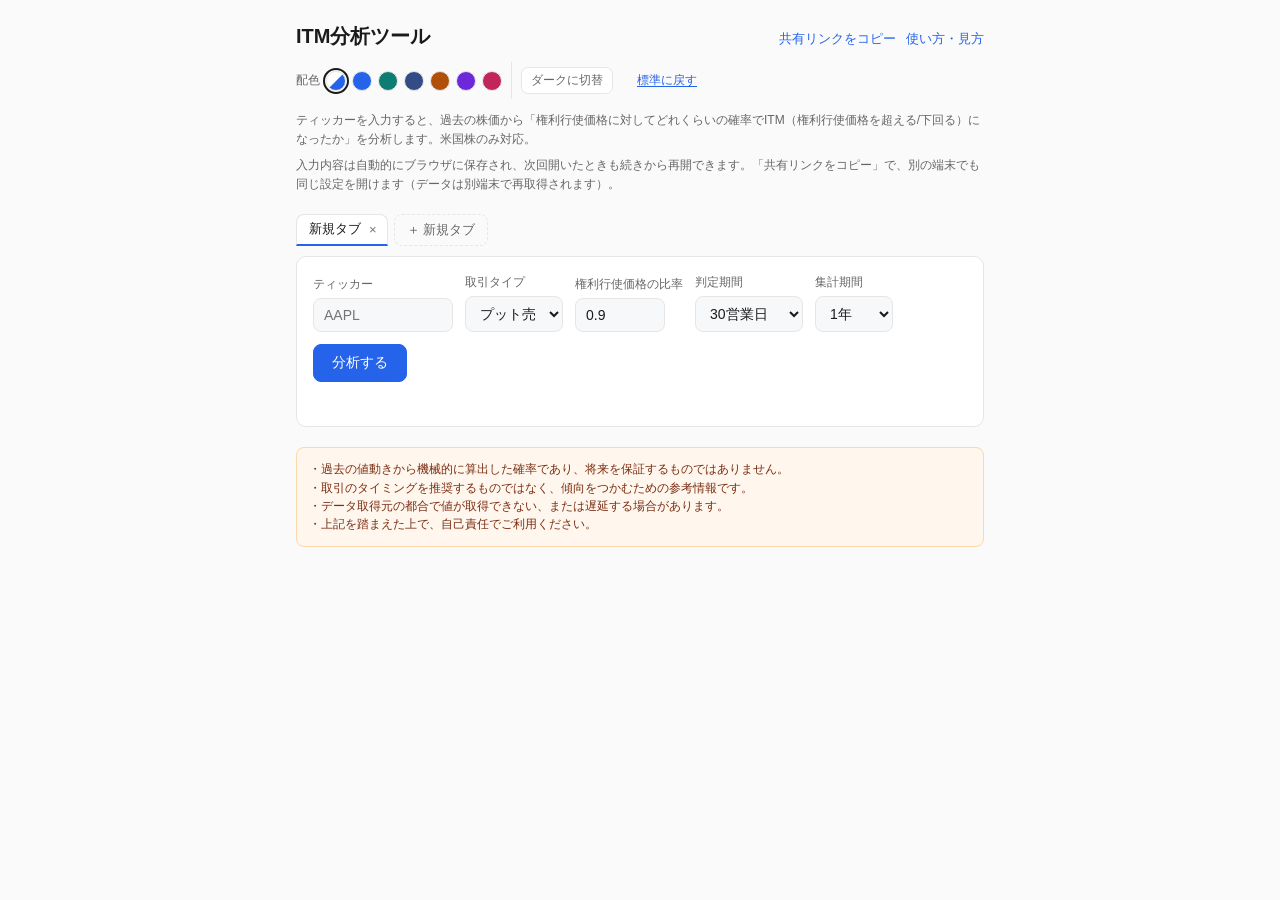
<file: site/index.html>
<!doctype html><html lang="ja"><head><meta charset="utf-8">
<meta name="viewport" content="width=device-width,initial-scale=1">
<script>try{var t=JSON.parse(localStorage.getItem("pp_theme")||"{}");if(t.pal&&t.pal!=="genko")document.documentElement.setAttribute("data-pal",t.pal);if(t.mode==="dark"||t.mode==="light")document.documentElement.setAttribute("data-mode",t.mode);}catch(e){}</script>
<title>ITM分析ツール</title>
<link rel="stylesheet" href="css/style.css">
</head><body>
<div class="wrap">
  <div class="topbar"><h1>ITM分析ツール</h1><span class="pagenav"><button id="shareBtn" type="button" class="link-btn">共有リンクをコピー</button><a href="guide.html">使い方・見方</a></span></div>
  <div id="theme-bar"></div>
  <p class="sub">ティッカーを入力すると、過去の株価から「権利行使価格に対してどれくらいの確率でITM（権利行使価格を超える/下回る）になったか」を分析します。米国株のみ対応。</p>
  <p class="sub" style="margin-top:-14px">入力内容は自動的にブラウザに保存され、次回開いたときも続きから再開できます。「共有リンクをコピー」で、別の端末でも同じ設定を開けます（データは別端末で再取得されます）。</p>

  <div id="tabBar" class="tab-bar"></div>

  <div class="card">
    <div class="form-row">
      <div class="field ticker-wrap">
        <label for="ticker">ティッカー</label>
        <input id="ticker" type="text" placeholder="AAPL" autocomplete="off">
        <div id="tickerHistoryDropdown" class="ticker-dropdown" hidden></div>
      </div>
      <div class="field">
        <label for="typeSelect">取引タイプ</label>
        <select id="typeSelect"></select>
      </div>
      <div class="field">
        <label for="ratioInput">権利行使価格の比率</label>
        <input id="ratioInput" type="number" step="0.01" min="0.01">
      </div>
      <div class="field">
        <label for="windowSelect">判定期間</label>
        <select id="windowSelect"></select>
      </div>
      <div class="field">
        <label for="periodSelect">集計期間</label>
        <select id="periodSelect"></select>
      </div>
      <button id="analyzeBtn" type="button">分析する</button>
    </div>
    <div id="status"></div>
  </div>

  <div id="volatilityCard" class="card" hidden>
    <h2 class="card-title-toggle" style="margin:0 0 10px;font-size:16px" data-note="取得済みの全データ（最大800営業日）を使い、期間ごとに「どれくらい値が動きやすいか」を集計したものです。
平均変動幅・各最大値は上昇/下落を問わず全データから算出し、「直近1年の変動幅(額)」のみ直近1年のデータに限定して金額で算出します（株価水準が過去と大きく変わっている場合、金額は直近のデータの方が実態に近いため）。
「直近1年の変動幅(額)」も平均額です。その期間だけ離れた2点間の価格差(絶対値)を、直近1年のデータの中ですべて求めて平均しています。
「最大上昇率・最大下落率(始点→終点)」は、ちょうどその期間だけ離れた2点間の騰落率の最大値です。途中でいったん動いて戻った分は反映されません。
「期間内最大上昇率(安値→高値)・期間内最大下落率(高値→安値)」は、その期間の窓の途中の最安値から最高値への上昇、最高値から最安値への下落(ドローダウン)を、すべての窓で求めた最大値です。
ドローダウンは、窓の途中のどこが最高値・最安値でもよく、売りで「保有中に最大どこまで含み損になり得たか」を見る目安になります。">変動幅の統計</h2>
    <div class="volatility-wrap">
    <table class="volatility-table">
      <thead>
        <tr><th>期間</th><th>平均変動幅(%)</th><th>最大上昇率<br>(始点→終点)</th><th>最大下落率<br>(始点→終点)</th><th>期間内最大上昇率<br>(安値→高値)</th><th>期間内最大下落率<br>(高値→安値)</th><th>直近1年の変動幅(額)</th></tr>
      </thead>
      <tbody id="volatilityTableBody"></tbody>
    </table>
    </div>
  </div>

  <div id="todayCard" class="card" hidden>
    <div class="result-head">
      <h2 style="margin:0;font-size:16px" id="todayTitle">本日の状況</h2>
      <div class="field result-depth">
        <label for="statusDateInput" data-target="todayExplain"
          data-note="過去の日付を入力すると、その日(当時)の状況に切り替わります。終値・現在の比率での権利行使価格・過去N営業日比較が、その日を基準にした値になります。
集計期間の営業日日数と期間は、その日を終点とした集計期間になります。
変動幅の統計・分析結果・注文内容・エントリー条件で絞り込み・リスクリワード分析も、その日までのデータだけで再計算します(その日が最新だったつもりの結果です。その日以降の値動きは使いません)。
休場日(土日・祝日)を入力した場合は、その直前の営業日を基準にします。
空欄=本日(最新の営業日)です。">状況を見る日付</label>
        <div class="field-inline">
          <input id="statusDateInput" type="date">
          <button type="button" id="statusDateReset" class="sp-btn" hidden>本日に戻す</button>
          <span class="field-hint" id="statusDateHint"></span>
        </div>
      </div>
    </div>
    <div class="summary">
      <div class="stat" data-target="todayExplain" data-note="集計期間として使われているデータの営業日日数です。">
        <b id="todayDate">―</b><span>集計期間の営業日日数</span><span class="stat-sub" id="todayRange"></span></div>
      <div class="stat" data-target="todayExplain" data-note="取得できた最新営業日の終値です。">
        <b id="todayClose">―</b><span>終値</span><span class="stat-sub" id="todayCloseDate"></span></div>
      <div class="stat" data-target="todayExplain" data-note="終値 × 権利行使価格の比率。
今エントリーする場合の権利行使価格の目安です。">
        <b id="todayStrike">―</b><span>現在の比率での権利行使価格</span></div>
    </div>
    <div class="chart-title">過去N営業日比較（本日が何%変動したか）</div>
    <div id="momentumStrip" class="momentum-strip"></div>
  </div>

  <div id="result" class="card" hidden>
    <div class="result-head">
      <h2 style="margin:0;font-size:16px"><span id="symbolLabel"></span> の分析結果<span id="resultTypeLabel" style="font-size:14px;font-weight:400;color:var(--muted)"></span></h2>
      <div class="field result-depth">
        <label for="rrDepthInput" data-target="resultExplain"
          data-note="権利行使価格からどれだけ深いITMに届いたら「ITM」とみなすかを、ドルで入力します。
プット系は権利行使価格−◯ドル以下、コール系は権利行使価格＋◯ドル以上の終値になった日が「ITM」です。
入力したドルは、現在の権利行使価格に対する割合(%)に換算して右隣に表示します。過去の各エントリーにも同じ割合を当てはめて判定します(過去は株価水準が今と違うため、ドルのまま当てはめずに割合にそろえています)。
空欄(0ドル)なら、従来どおり権利行使価格を超えた(下回った)時点でITMです。
この入力に沿って、ITM発生エントリー数・割合・延べ日数、総合判定、「過去の営業日ごとのITM確率」「エントリー日ごとのITM状況」が計算されます。リスクリワード分析にも同じ深さが使われます。
判定は日々の終値のみで、日中の高値・安値は見ていません。">判定する深さ(権利行使価格±◯ドル)</label>
        <div class="field-inline">
          <input id="rrDepthInput" type="number" step="0.01" min="0" placeholder="空欄=0ドル">
          <span class="field-hint" id="rrDepthPct"></span>
        </div>
      </div>
    </div>
    <p class="sub" style="margin:0 0 10px"><b>判定基準：</b>権利行使価格（各エントリー日の終値 × 比率）だけを基準に、集計期間内の<b>全エントリー日</b>でITMになったかを判定します。右上の「判定する深さ」を入力した場合は、権利行使価格から◯ドル以上深いITMになったかを判定します（空欄＝一度でもITM）。</p>
    <div class="summary">
      <div class="stat" data-target="resultExplain" data-note="集計期間の営業日日数から、判定期間の分を差し引いた日数です。
この日数分が、実際に計算できる「取引開始日」の件数になります。">
        <b id="entryCount">―</b><span>集計期間の営業日日数（判定期間分マイナス）</span></div>
      <div class="stat" data-target="resultExplain" data-note="判定件数のうち、判定期間内に1日でもITMになった「取引開始日」の実数です。
（「判定する深さ」を入力した場合は、その深さ以上のITMで数えます。ラベルにも「ITM（◯ドル）」と表示されます）
ITMが良い結果か悪い結果かは取引タイプにより異なります。">
        <b id="itmCount">―</b><span>ITM<span class="dep-sfx"></span>発生エントリー数</span></div>
      <div class="stat" data-target="resultExplain" data-note="全エントリー日について、判定期間内でITMだった日数を合計したものです。
（「判定する深さ」を入力した場合は、その深さ以上のITMで数えます。ラベルにも「ITM（◯ドル）」と表示されます）
下のヒートマップの色の濃淡（セルごとのITM日数）の総和にあたります。
1つのエントリーが何日もITMのままだと大きくなるため、ITM発生エントリー数とは異なる指標です。">
        <b id="totalItmDays">―</b><span>ITM<span class="dep-sfx"></span>発生延べ日数</span></div>
      <div class="stat" data-target="resultExplain" data-note="ITM発生エントリー数 ÷ 判定件数。
（「判定する深さ」を入力した場合は、その深さ以上のITMで数えます。ラベルにも「ITM（◯ドル）」と表示されます）
売り(プット売/コール売)は低いほど、買い(コール買/プット買)は高いほど有利です。">
        <b id="overallProb">―</b><span>ITM<span class="dep-sfx"></span>発生エントリー数の割合</span></div>
      <div class="stat" data-target="resultExplain" data-note="ITM発生エントリー数の割合を、そのタイプにとって有利な方向の確率に変換して7段階評価したものです。
赤に近いほど有利、紫に近いほど不利を表します（詳細マトリクスと共通の配色です）。">
        <span class="badge" id="badge">―</span><br><span>総合判定</span></div>
    </div>
    <div class="risk-box" id="depthRiskBox" hidden>
      <div id="depthRiskLine"></div>
      <div class="risk-note">※ 満期時の価値（権利行使価格との差）を基準にした目安です。受取プレミアムは差し引いていません。満期前は時間価値が残るため、実際の含み損はこれより小さいことがあります。</div>
    </div>
    <div class="hm-legend" id="badgeLegend"></div>

    <div class="chart-title" id="dayProbTitle" data-target="dayProbExplain"
      data-note="各営業日について、エントリー日のうち何%が、その日の終値でITMになっていたかを示します（判定する深さを入力した場合は、その深さ以上のITM）。
バーの色はその日のITM率（絶対値）を6段階で表したもので、有利/不利の向きとは連動していません。
右の「OTM確率に切替」ボタンを押すと、この表示がOTM確率（＝100%−ITM確率）に反転します（もう一度押すと元に戻ります）。OTM表示のときは、すぐ下の「エントリー日ごとのITM状況」もOTM表示（判定期間のうちOTMだった日数の割合）に切り替わります。
OTM表示のバーの色は、OTM率の7段階（0〜60%、60〜70%、70〜80%、80〜85%、85〜90%、90〜95%、95%以上）で、売りは暖色系、買いは寒色系です。判定する深さを入力している場合のOTMは「その深さのITMではなかった」ことを指します。">過去の営業日ごとの<span id="dayProbKind">ITM</span><span id="dayProbDepth"></span>確率</div>
    <button type="button" id="otmToggleBtn" class="sp-btn otm-toggle" aria-pressed="false" title="ITM確率とOTM確率の表示を切り替えます">OTM確率に切替</button>
    <div id="chartWrap"></div>
    <div class="hm-legend" id="dayProbLegend"></div>

    <div class="chart-title" id="entryHeatmapTitle" data-target="entryHeatmapExplain"
      data-note="集計期間内の取引開始日を1マスずつ時系列に並べ、その日から判定期間内でITMだった日数を色で表したものです（判定する深さを入力した場合は、その深さ以上のITMだった日数）。
色は日数（絶対値）を7段階で表したもので、有利/不利の向きとは連動していません。
上の「過去の営業日ごとのITM確率」の切替ボタンでOTM表示にすると、判定期間のうちOTMだった日数を判定期間に対する割合（%）で表し、クリックしたときは「◯%（◯日間）」の形で表示します。色はOTM率の7段階（0〜60%、60〜70%、70〜80%、80〜85%、85〜90%、90〜95%、95%以上）で、売りは暖色系、買いは寒色系です。">エントリー日ごとの<span id="heatmapKind">ITM</span><span id="heatmapDepth"></span>状況（クリックすると日付を表示）</div>
    <div id="heatmapWrap"></div>
    <div class="hm-legend" id="entryHeatmapLegend"></div>

    <div class="chart-title" id="depthHeatmapTitle" data-target="depthHeatmapExplain"
      data-note="上の「エントリー日ごとのITM状況」が日数を表すのに対し、こちらは深さを表します。
各エントリー日から判定期間内に、終値が権利行使価格から最も深く入った割合(%)を色で示します（プット系は下回った分、コール系は上回った分。一度もITMにならなかった日は0%）。
「一瞬だけ深く入った日」と「浅いまま長く続いた日」を区別できます。
色は%の絶対値で、売りは深いほど不利(紫に近い)、買いは深いほど有利(赤に近い)という向きです。
「判定する深さ」を入力している場合は、その深さ以上に届いた日に枠線が付きます。
マスをクリックすると、日付と、最大ITM深さ・最大OTM深さのそれぞれの値(%)、最大になった日付とエントリーから何営業日後かが表示されます(どちらが先に起きたかを見るため)。">エントリー日ごとの最大ITM深さ（クリックすると日付を表示）</div>
    <div id="depthHeatmapWrap"></div>
    <div class="hm-legend" id="depthHeatmapLegend"></div>

    <div class="chart-title" id="otmHeatmapTitle" data-target="otmHeatmapExplain"
      data-note="「最大ITM深さ」の逆で、各エントリー日から判定期間内に、終値が権利行使価格からOTM側(プット系は上、コール系は下)に最も深く離れた割合(%)を色で示します。一度もOTMにならなかった日は0%です。
色は%の絶対値で、段階は最大ITM深さと同じです。色の向きは、売り(プット売・コール売)のOTMは暖色系(深いほど赤)、買い(コール買・プット買)のOTMは寒色系(深いほど紫)です。
マスをクリックすると、日付と、最大ITM深さ・最大OTM深さのそれぞれの値(%)、最大になった日付とエントリーから何営業日後かが表示されます(どちらが先に起きたかを見るため)。">エントリー日ごとの最大OTM深さ（クリックすると日付を表示）</div>
    <div id="otmHeatmapWrap"></div>
    <div class="hm-legend" id="otmHeatmapLegend"></div>

    <p style="margin:14px 0 0"><button id="openDetailBtn" type="button" class="btn-outline">詳細マトリクスを別ページで見る（元Excel形式）</button></p>
  </div>

  <div id="orderCard" class="card" hidden>
    <div class="order-head">
      <h2 style="margin:0;font-size:16px">注文内容<span id="orderTypeLabel" style="font-size:14px;font-weight:400;color:var(--muted)"></span></h2>
      <button id="spBtn" type="button" class="sp-btn" aria-pressed="false" title="単体注文とスプレッド(ブルプット・ベアコール・ブルコール・ベアプット)の注文を切り替えます。使わない側の入力欄は非表示になり、入力値は保持されます">SP</button>
    </div>
    <p class="sub" style="margin:0 0 10px">注文の条件をここにまとめます。上の入力欄と連動していて、どちらで変更しても同じ値になります。ティッカーだけは、一番上の入力欄で変更して「分析する」を押してください。「ブルプットへ切替」などのボタンで、スプレッド注文（SP）と単体注文を切り替えられます。</p>
    <div class="form-row">
      <div class="field">
        <label>ティッカー</label>
        <div class="field-inline"><b id="orderTicker" class="order-ticker">―</b><span class="field-hint" id="orderClose"></span></div>
      </div>
      <div class="field">
        <label for="orderTypeSelect">取引タイプ</label>
        <select id="orderTypeSelect" data-mirror="typeSelect"></select>
      </div>
      <div class="field">
        <label for="orderRatioInput">権利行使価格の比率</label>
        <input id="orderRatioInput" data-mirror="ratioInput" type="number" step="0.01" min="0.01">
      </div>
      <div class="field">
        <label for="orderWindowSelect">判定期間</label>
        <select id="orderWindowSelect" data-mirror="windowSelect"></select>
      </div>
      <div class="field">
        <label for="orderPeriodSelect">集計期間</label>
        <select id="orderPeriodSelect" data-mirror="periodSelect"></select>
      </div>
    </div>
    <div class="form-row">
      <div class="field" data-only="sp">
        <label for="rrSpreadWidthInput" data-target="riskRewardExplain"
          data-note="スプレッドで買う側と売る側の、2つの権利行使価格の差額(スプレッド幅)です。
売り系スプレッド(ブルプット/ベアコール)では、実際の最大損失額＝スプレッド幅−受取プレミアム額の計算に使います。
買い系スプレッド(ブルコール/ベアプット)では、見越し最大利益額の上限(スプレッド幅−支払いプレミアム額)の計算に使います(実際の最大損失額＝支払いプレミアム額には影響しません)。
権利行使価格は、一方がこのツールの比率で決まる値(売り系は売り建て側、買い系は買い建て側)で、もう一方はそこから差額分だけ離れた値です。">権利行使価格の差額</label>
        <input id="rrSpreadWidthInput" type="number" step="0.01" min="0" placeholder="例: 10.00">
      </div>
      <div class="field" data-only="sell">
        <label for="rrPremiumInput" data-target="riskRewardExplain"
          data-note="オプションの売り手として受け取るプレミアム額（1株あたりの合計額）です。
スプレッドの場合は、差し引き後の正味の額（受取−支払い）を入力してください。
損益分岐点・最大損失額・損切額の上限などに使います。">受取プレミアム額</label>
        <input id="rrPremiumInput" type="number" step="0.01" min="0" placeholder="例: 1.20">
      </div>
      <div class="field" data-only="sell">
        <label for="rrProfitRatioInput" data-target="riskRewardExplain"
          data-note="反対売買（買い戻し）で決済する場合、買い戻しにも費用がかかるため、実際に手元に残る利益は受取プレミアムの一部にとどまります。
受け取ったプレミアムのうち何%を利益として確定させるかを入力してください。
（未入力の場合は100%＝満期まで保有して受取プレミアムを丸々得たものとして計算します）">利確割合(%)</label>
        <input id="rrProfitRatioInput" type="number" step="1" min="0" max="100" placeholder="未入力=100%">
      </div>
      <div class="field" id="orderMaxLossField" hidden>
        <label data-target="riskRewardExplain"
          data-note="売り系スプレッド(ブルプット/ベアコール)の、満期まで持った場合の最大損失額です。
権利行使価格の差額−受取プレミアム額で自動計算します（差額と受取プレミアム額を入力すると表示されます）。
利確割合の影響は受けません。リスクリワード分析の「実際の最大損失額」と同じ値です。">最大損失額</label>
        <div class="field-inline"><b id="orderMaxLoss" class="order-ticker">―</b><span class="field-hint" id="orderMaxLossHint"></span></div>
      </div>
      <div class="field" data-only="buy">
        <label for="rrPayPremiumInput" data-target="riskRewardExplain"
          data-note="オプションの買い手として支払うプレミアム額（1株あたりの合計額）です。
スプレッドの場合は、差し引き後の正味の額（支払い−受取）を入力してください。
買い系は、支払いプレミアム額がそのまま最大損失額になります。">支払いプレミアム額</label>
        <input id="rrPayPremiumInput" type="number" step="0.01" min="0" placeholder="例: 4.00">
      </div>
      <div class="field" data-only="buy">
        <label for="rrExpectedGainInput" data-target="riskRewardExplain"
          data-note="このトレードで見込んでいる最大利益額です。
デフォルトでは、理論上の最大利益額が自動入力されます（空欄にすると自動入力に戻ります）。
・スプレッド買い（ブルコール/ベアプット）：権利行使価格の差額−支払いプレミアム額
・プット買い（単体）：現在の権利行使価格−支払いプレミアム額（株価は0未満にならないため）
・コール買い（単体）：理論上の上限がないため自動入力はありません。ご自身の見込みを入力してください
理論上の最大利益額を超える額は入力できません（入力した時点で上限に調整されます）。
早めに利確するつもりなど、より小さい利益を見込む場合は、小さい値に書き換えてください。">見越し最大利益額</label>
        <input id="rrExpectedGainInput" type="number" step="0.01" min="0" placeholder="例: 8.00">
        <span class="field-warn" data-warn="rrExpectedGain" hidden></span>
        <span class="field-hint" data-hint="rrExpectedGain"></span>
      </div>
      <div class="field">
        <label for="rrCutLossInput" data-target="riskRewardExplain"
          data-note="実際に損切りするつもりの金額を入力します。
売り系は実際の最大損失額（コール売り単体は上限なし）、買い系は支払いプレミアム額までの範囲で設定してください。
（超える入力をした場合、欄から離れると自動的に上限値に調整されます）
反対売買で実際に入れる指値は、売り系なら「約定レート（受取プレミアム額）＋損切額」、買い系なら「約定レート（支払いプレミアム額）－損切額」になります。
（例: 売り系で約定レートが1.2、損切額が2なら指値は3.2）
リスクリワード分析の「損切額から損益分岐を確認」と同じ入力欄です。">損切額</label>
        <input id="rrCutLossInput" type="number" step="0.01" min="0" placeholder="例: 3.00">
        <span class="field-warn" data-warn="rrCutLoss" hidden></span>
      </div>
      <div class="field">
        <label for="orderDepthInput" data-target="riskRewardExplain"
          data-note="「分析結果」の見出し横にある「判定する深さ」と同じ入力欄です(どちらで入力しても連動します)。
権利行使価格から何ドル以上深いITMに届いたら、売りは「負け」・買いは「勝ち」とみなすかを入力します。空欄(0ドル)なら、一度でもITMになれば該当です。">判定する深さ(権利行使価格±◯ドル)</label>
        <div class="field-inline">
          <input id="orderDepthInput" data-mirror="rrDepthInput" type="number" step="0.01" min="0" placeholder="空欄=0ドル">
          <span class="field-hint" id="orderDepthPct"></span>
        </div>
      </div>
    </div>
    <div class="order-line" id="orderLine"></div>
    <h3 style="margin:14px 0 8px;font-size:14px">損益分岐点（満期時の株価）</h3>
    <div class="summary" id="rrBreakEvenSummary"></div>
  </div>

  <div id="conditionCard" class="card" hidden>
    <h2 style="margin:0 0 10px;font-size:16px">エントリー条件で絞り込み</h2>
    <p class="sub" style="margin:0 0 10px"><b>判定基準：</b>上の「分析結果」と同じ権利行使価格の基準に加えて、<b>指定した値動き条件に当てはまった日だけ</b>に絞ってエントリーした場合を判定します（分析結果の対象日を、値動き条件でさらに絞り込んだものです）。</p>
    <div class="form-row">
      <div class="field">
        <label for="conditionModeSelect" data-target="conditionExplain"
          data-note="値動き条件の判定方法を選びます。
「N営業日前と比較」は指定した1点だけを見る方式、「直近7営業日中の該当日数」は1〜7営業日前それぞれを見て、条件を満たす日数を数える方式です。">条件の種類</label>
        <select id="conditionModeSelect">
          <option value="lookback">N営業日前と比較</option>
          <option value="countWithin7">直近7営業日中の該当日数</option>
        </select>
      </div>
      <div class="field">
        <label for="minMatchDaysInput" data-target="conditionExplain"
          data-note="「直近7営業日中の該当日数」を選んだときに使います。
1〜7営業日前のうち、変化率条件を満たす日が何日あればエントリー日とみなすかを指定します。
「N営業日前と比較」を選んでいる間は使わないため入力できません。">該当日数(◯日以上)</label>
        <input id="minMatchDaysInput" type="number" step="1" min="1" max="7" value="3">
      </div>
    </div>
    <div class="form-row">
      <div class="field">
        <label for="momentumLookbackSelect" data-target="conditionExplain"
          data-note="「N営業日前と比較」を選んだときに使います。
何営業日前の株価と比較するかを指定します。
「直近7営業日中の該当日数」を選んでいる間は使わないため入力できません。">比較営業日数</label>
        <select id="momentumLookbackSelect"></select>
      </div>
    </div>
    <div class="form-row">
      <div class="field">
        <label for="momentumDirectionSelect" data-target="conditionExplain"
          data-note="株価が下落したときを対象にするか、上昇したときを対象にするかを選びます。">方向</label>
        <select id="momentumDirectionSelect">
          <option value="down">下落</option>
          <option value="up">上昇</option>
        </select>
      </div>
      <div class="field">
        <label for="momentumThresholdInput" data-target="conditionExplain"
          data-note="「方向」で選んだ向きに、指定した%以上変動した日を対象にします。">変化率(%以上)</label>
        <input id="momentumThresholdInput" type="number" step="0.5" min="0" value="5">
      </div>
    </div>
    <p class="sub" id="conditionModeNote" style="margin:-6px 0 10px"></p>
    <div class="summary">
      <div class="stat" data-target="conditionExplain" data-note="集計期間（− 判定期間など）の中で、指定した値動き条件に当てはまった日数です。">
        <b id="matchedCount">―</b><span>該当日数</span></div>
      <div class="stat" data-target="conditionExplain" data-note="該当日数のうち、判定期間内に1日でもITMになった日の実数です。
（「判定する深さ」を入力した場合は、その深さ以上のITMで数えます。ラベルにも「ITM（◯ドル）」と表示されます）">
        <b id="matchedItmCount">―</b><span>ITM<span class="dep-sfx"></span>発生エントリー数</span></div>
      <div class="stat" data-target="conditionExplain" data-note="該当日について、判定期間内でITMだった日数を合計したものです。
（「判定する深さ」を入力した場合は、その深さ以上のITMで数えます。ラベルにも「ITM（◯ドル）」と表示されます）
1つのエントリーが何日もITMのままだと大きくなるため、ITM発生エントリー数とは異なる指標です。">
        <b id="matchedTotalItmDays">―</b><span>ITM<span class="dep-sfx"></span>発生延べ日数</span></div>
      <div class="stat" data-target="conditionExplain" data-note="ITM発生エントリー数 ÷ 該当日数。
（「判定する深さ」を入力した場合は、その深さ以上のITMで数えます。ラベルにも「ITM（◯ドル）」と表示されます）
条件に当てはまった日だけで見た割合です。">
        <b id="matchedProb">―</b><span>ITM<span class="dep-sfx"></span>発生エントリー数の割合</span></div>
      <div class="stat" data-target="conditionExplain" data-note="今の値動きが、上で指定した条件に当てはまるかどうかです。">
        <span class="badge" id="todayMatchBadge">―</span><br><span>本日はこの条件に</span></div>
    </div>
  </div>

  <div id="riskRewardCard" class="card" hidden>
    <h2 style="margin:0 0 10px;font-size:16px">リスクリワード分析</h2>
    <p class="sub" style="margin:0 0 10px"><b>リスクリワードとは：</b><br>
      ・1回の負けで失う額が小さく、1回の勝ちで得る額が大きいほど → 必要な勝率は低くて済む（多少負けが込んでも平気）<br>
      ・1回の負けで失う額が大きく、1回の勝ちで得る額が小さいほど → かなり高い勝率がないと割に合わない</p>
    <p class="sub" style="margin:0 0 10px"><b>考え方：</b>判定期間内のいずれかの営業日の終値が、権利行使価格から指定した深さ（上の「分析結果」欄の「判定する深さ」）以上のITMに届いたエントリー日を、売りは「負け」・買いは「勝ち」とみなして、ITM発生率（分析結果と同じ向きの率。勝率も併記）を算出します。受取/支払いプレミアム額と利確割合（「注文内容」に入力した注文の条件）と組み合わせて、損益分岐の目安と比較します。</p>
    <p class="sub" id="rrInfiniteNote" style="margin:-6px 0 10px" hidden>コール売り(単体)は理論上、損失が無限大になり得るため、下の「一回の損切における上限額」の判定には受取プレミアム額・利確割合を使用しません。ただし下の「損切額から損益分岐を確認」では、自分で決めた損切額と組み合わせて使用します。</p>

    <h3 style="margin:18px 0 8px;font-size:14px">絞り込みなし（分析結果と同じ母集団）</h3>
    <div class="summary" id="rrBaseSummary"></div>
    <div id="rrBaseWarning" class="disc" style="margin-top:8px" hidden></div>

    <h3 style="margin:18px 0 8px;font-size:14px">エントリー条件で絞り込みあり</h3>
    <div class="summary" id="rrCondSummary"></div>
    <div id="rrCondWarning" class="disc" style="margin-top:8px" hidden></div>

    <h3 style="margin:18px 0 8px;font-size:14px">損切額から損益分岐を確認</h3>
    <p class="sub" style="margin:0 0 10px">実際に損切りするつもりの金額を入力すると（「注文内容」の損切額・利確割合・見越し最大利益額と連動しています。買い系は見越し最大利益額も使います）、損益分岐に必要なITM発生率（勝率に換算した値も併記）を算出し、上の実績のITM発生率と比較します。</p>
    <div class="form-row">
      <div class="field">
        <label for="rrCutLossInputM" data-target="riskRewardExplain" data-note="注文内容の「損切額」と同じ入力欄です(どちらで入力しても連動します)。
実際に損切りするつもりの金額を入力します。
売り系は実際の最大損失額（コール売り単体は上限なし）、買い系は支払いプレミアム額までの範囲で設定してください。
（超える入力をした場合、欄から離れると自動的に上限値に調整されます）">損切額</label>
        <input id="rrCutLossInputM" data-mirror="rrCutLossInput" type="number" step="0.01" min="0" placeholder="例: 3.00">
        <span class="field-warn" data-warn="rrCutLoss" hidden></span>
      </div>
      <div class="field" data-only="sell">
        <label for="rrProfitRatioInputM" data-target="riskRewardExplain" data-note="注文内容の「利確割合(%)」と同じ入力欄です(どちらで入力しても連動します)。
反対売買（買い戻し）で決済する場合に、受け取ったプレミアムのうち何%を利益として確定させるかです（未入力＝100%）。">利確割合(%)</label>
        <input id="rrProfitRatioInputM" data-mirror="rrProfitRatioInput" type="number" step="1" min="0" max="100" placeholder="未入力=100%">
      </div>
      <div class="field" data-only="buy">
        <label for="rrExpectedGainInputM" data-target="riskRewardExplain" data-note="注文内容の「見越し最大利益額」と同じ入力欄です(どちらで入力しても連動します)。
このトレードで見込んでいる最大利益額です。損益分岐に必要なITM発生率の計算に使います。
デフォルトでは理論上の最大利益額が自動入力され、それを超える額は入力できません。">見越し最大利益額</label>
        <input id="rrExpectedGainInputM" data-mirror="rrExpectedGainInput" type="number" step="0.01" min="0" placeholder="例: 8.00">
        <span class="field-warn" data-warn="rrExpectedGain" hidden></span>
        <span class="field-hint" data-hint="rrExpectedGain"></span>
      </div>
    </div>
    <div class="summary" id="rrCutLossSummary"></div>
  </div>

  <div class="disc">
    ・過去の値動きから機械的に算出した確率であり、将来を保証するものではありません。<br>
    ・取引のタイミングを推奨するものではなく、傾向をつかむための参考情報です。<br>
    ・データ取得元の都合で値が取得できない、または遅延する場合があります。<br>
    ・上記を踏まえた上で、自己責任でご利用ください。
  </div>
</div>
<script type="module" src="js/app.js"></script>
</body></html>
</file>
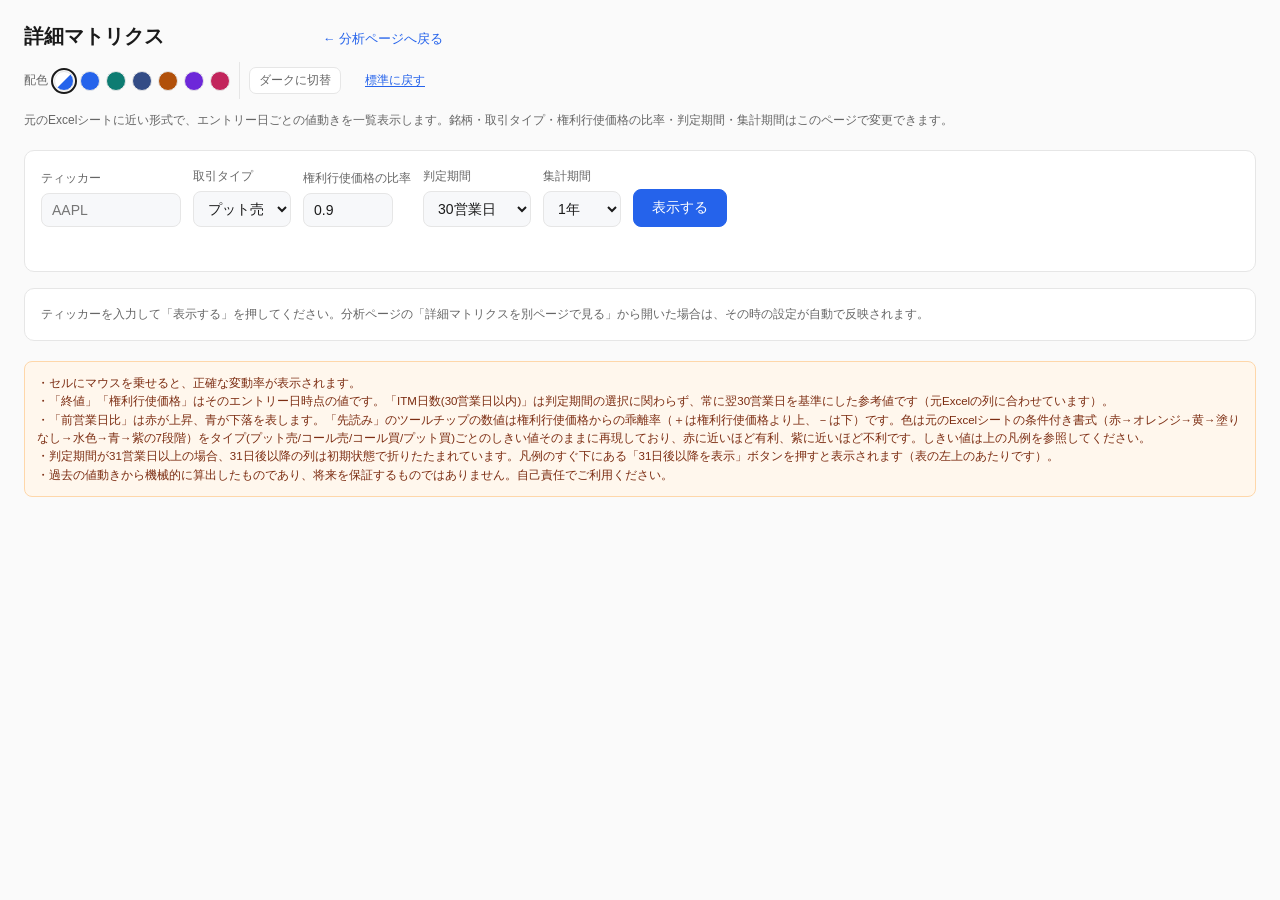
<file: site/detail.html>
<!doctype html><html lang="ja"><head><meta charset="utf-8">
<meta name="viewport" content="width=device-width,initial-scale=1">
<script>try{var t=JSON.parse(localStorage.getItem("pp_theme")||"{}");if(t.pal&&t.pal!=="genko")document.documentElement.setAttribute("data-pal",t.pal);if(t.mode==="dark"||t.mode==="light")document.documentElement.setAttribute("data-mode",t.mode);}catch(e){}</script>
<title>詳細マトリクス - ITM分析ツール</title>
<link rel="stylesheet" href="css/style.css">
</head><body>
<div class="wrap wrap-wide">
  <div class="topbar dm-topbar"><h1 id="pageTitle">詳細マトリクス</h1><span class="pagenav"><a href="index.html">← 分析ページへ戻る</a></span></div>
  <div id="theme-bar"></div>
  <p class="sub" id="pageSub">元のExcelシートに近い形式で、エントリー日ごとの値動きを一覧表示します。銘柄・取引タイプ・権利行使価格の比率・判定期間・集計期間はこのページで変更できます。</p>

  <div class="card">
    <div class="form-row">
      <div class="field ticker-wrap">
        <label for="ticker">ティッカー</label>
        <input id="ticker" type="text" placeholder="AAPL" autocomplete="off">
        <div id="tickerHistoryDropdown" class="ticker-dropdown" hidden></div>
      </div>
      <div class="field">
        <label for="typeSelect">取引タイプ</label>
        <select id="typeSelect"></select>
      </div>
      <div class="field">
        <label for="ratioInput">権利行使価格の比率</label>
        <input id="ratioInput" type="number" step="0.01" min="0.01">
      </div>
      <div class="field">
        <label for="windowSelect">判定期間</label>
        <select id="windowSelect"></select>
      </div>
      <div class="field">
        <label for="periodSelect">集計期間</label>
        <select id="periodSelect"></select>
      </div>
      <button id="analyzeBtn" type="button">表示する</button>
    </div>
    <div id="status"></div>
  </div>

  <div id="emptyState" class="card" hidden>
    <p class="sub" style="margin:0">ティッカーを入力して「表示する」を押してください。分析ページの「詳細マトリクスを別ページで見る」から開いた場合は、その時の設定が自動で反映されます。</p>
  </div>

  <div id="detailWrap" class="card" hidden>
    <div class="summary" style="margin-bottom:14px">
      <div class="stat"><b id="detailSymbol">―</b><span>銘柄</span></div>
      <div class="stat"><b id="detailType">―</b><span>取引タイプ</span></div>
      <div class="stat"><b id="detailRatio">―</b><span>権利行使価格の比率</span></div>
      <div class="stat"><b id="detailWindow">―</b><span>判定期間</span></div>
      <div class="stat"><b id="detailRows">―</b><span>エントリー日数</span></div>
    </div>
    <div class="dm-legend">
      <span class="dm-lgroup"><span>前営業日比（下落10%超</span><span class="dc D2"></span>〜<span class="dc D0"></span>0%〜<span class="dc U1"></span>上昇10%超）</span>
    </div>
    <div class="dm-legend dm-legend-after" id="afterLegend"></div>
    <p id="expandRow" class="dm-expand" hidden>
      <button id="expandBtn" type="button" class="btn-outline"></button>
    </p>
    <div class="dm-table-wrap">
      <table class="dm-table" id="dmTable"></table>
    </div>
  </div>

  <div class="disc">
    ・セルにマウスを乗せると、正確な変動率が表示されます。<br>
    ・「終値」「権利行使価格」はそのエントリー日時点の値です。「ITM日数(30営業日以内)」は判定期間の選択に関わらず、常に翌30営業日を基準にした参考値です（元Excelの列に合わせています）。<br>
    ・「前営業日比」は赤が上昇、青が下落を表します。「先読み」のツールチップの数値は権利行使価格からの乖離率（＋は権利行使価格より上、－は下）です。色は元のExcelシートの条件付き書式（赤→オレンジ→黄→塗りなし→水色→青→紫の7段階）をタイプ(プット売/コール売/コール買/プット買)ごとのしきい値そのままに再現しており、赤に近いほど有利、紫に近いほど不利です。しきい値は上の凡例を参照してください。<br>
    ・判定期間が31営業日以上の場合、31日後以降の列は初期状態で折りたたまれています。凡例のすぐ下にある「31日後以降を表示」ボタンを押すと表示されます（表の左上のあたりです）。<br>
    ・過去の値動きから機械的に算出したものであり、将来を保証するものではありません。自己責任でご利用ください。
  </div>
</div>
<script type="module" src="js/detail.js"></script>
</body></html>
</file>
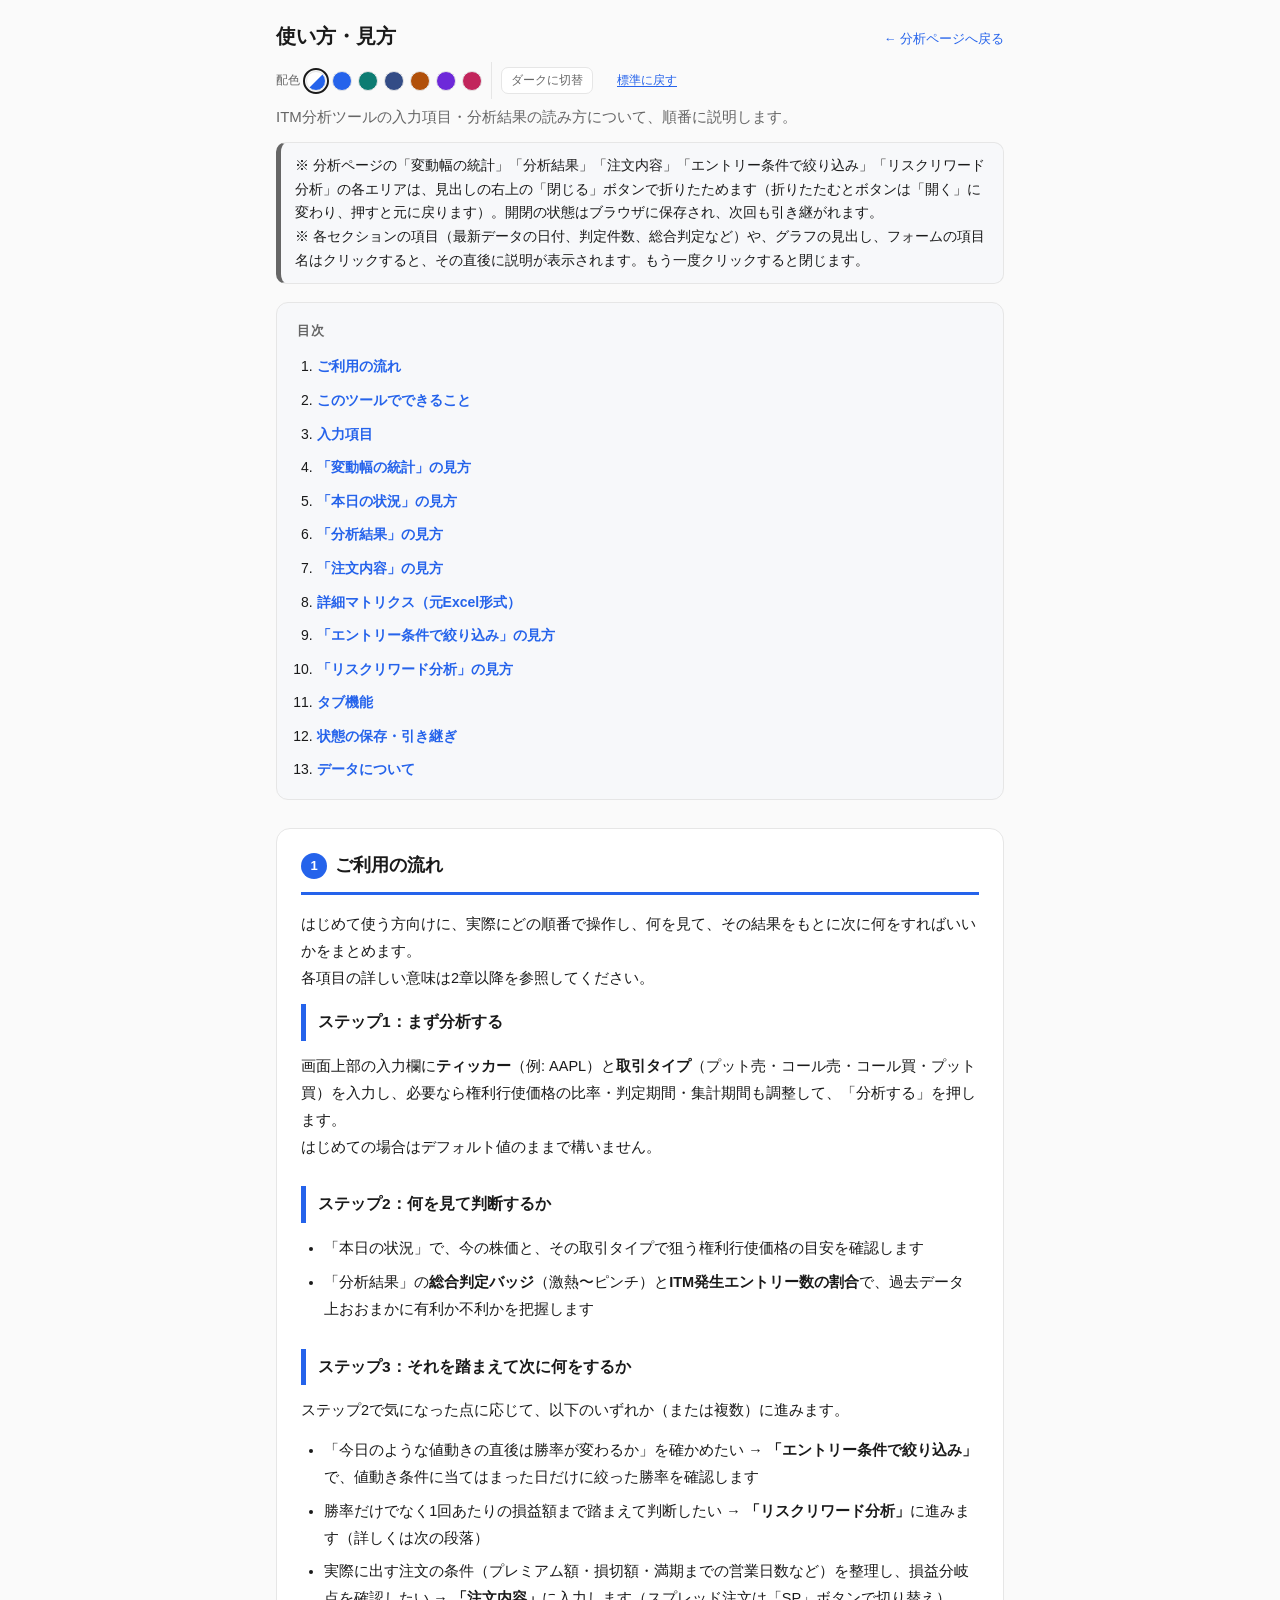
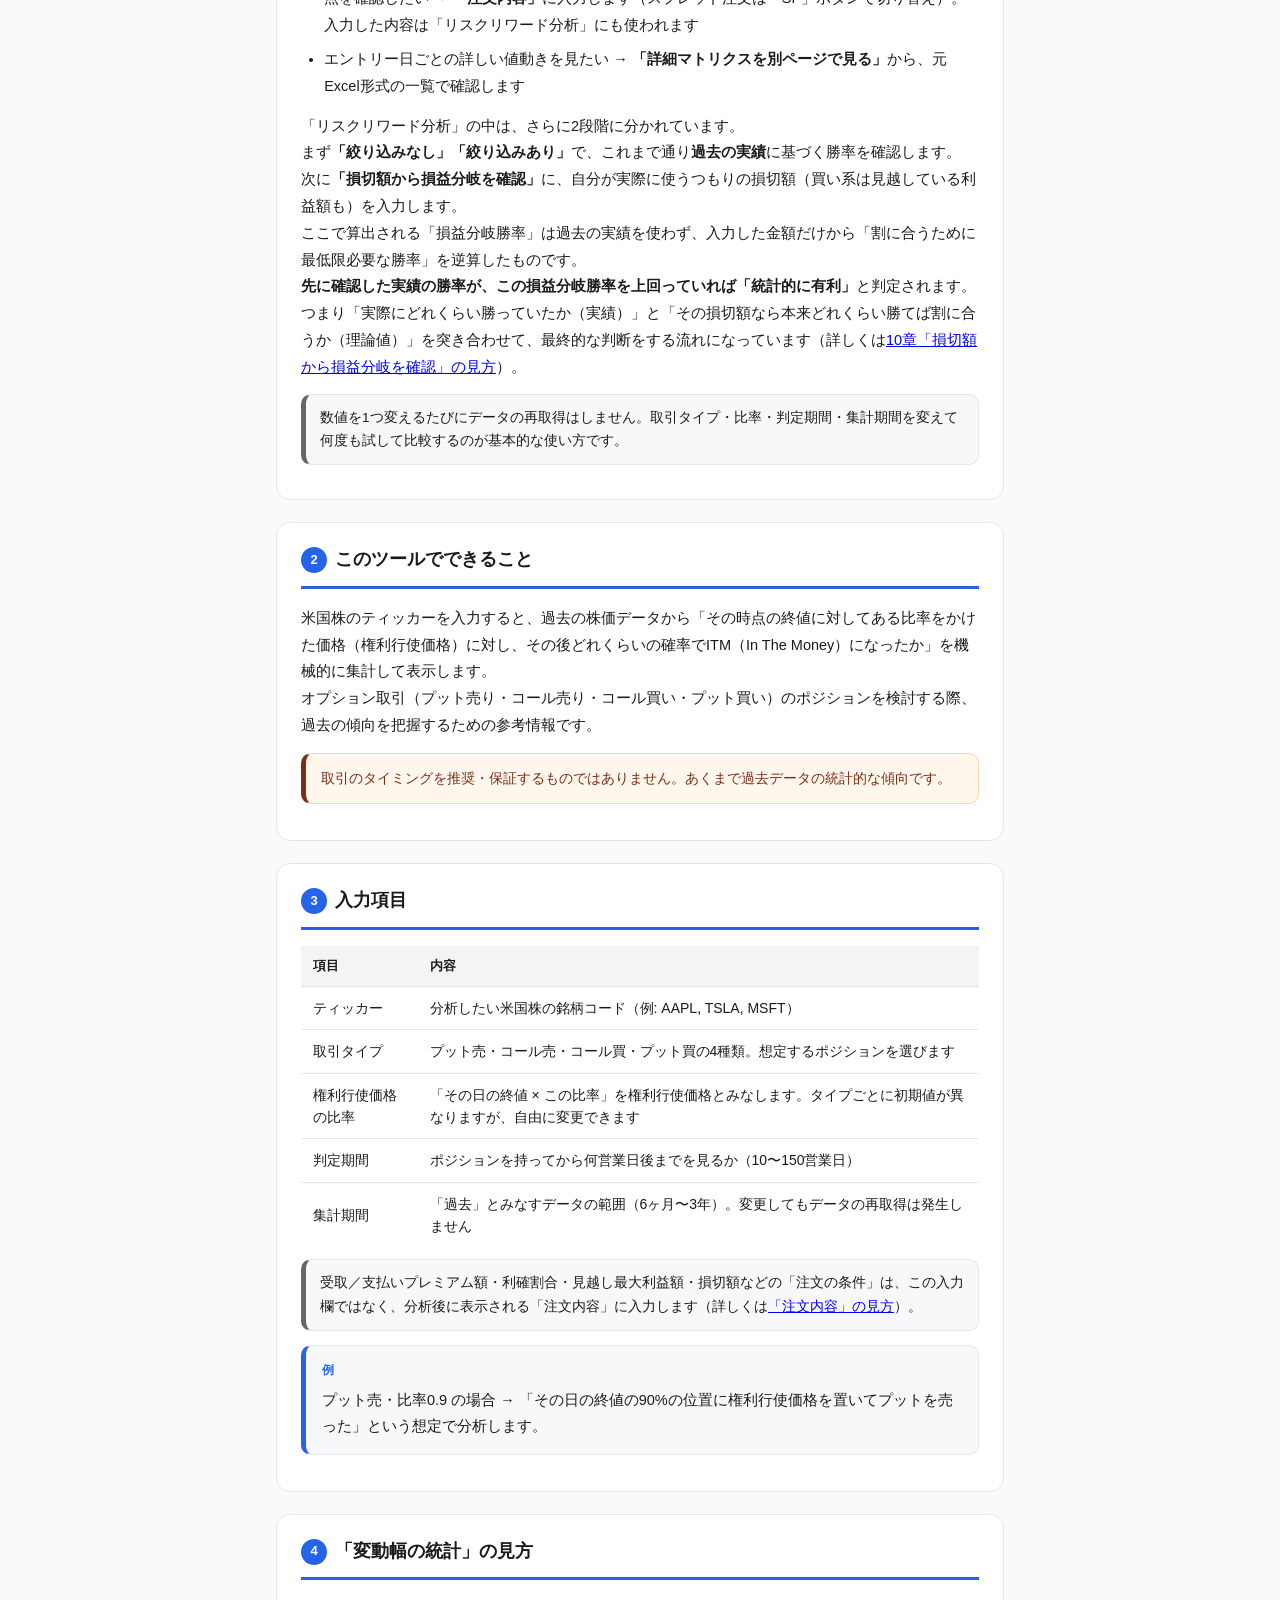
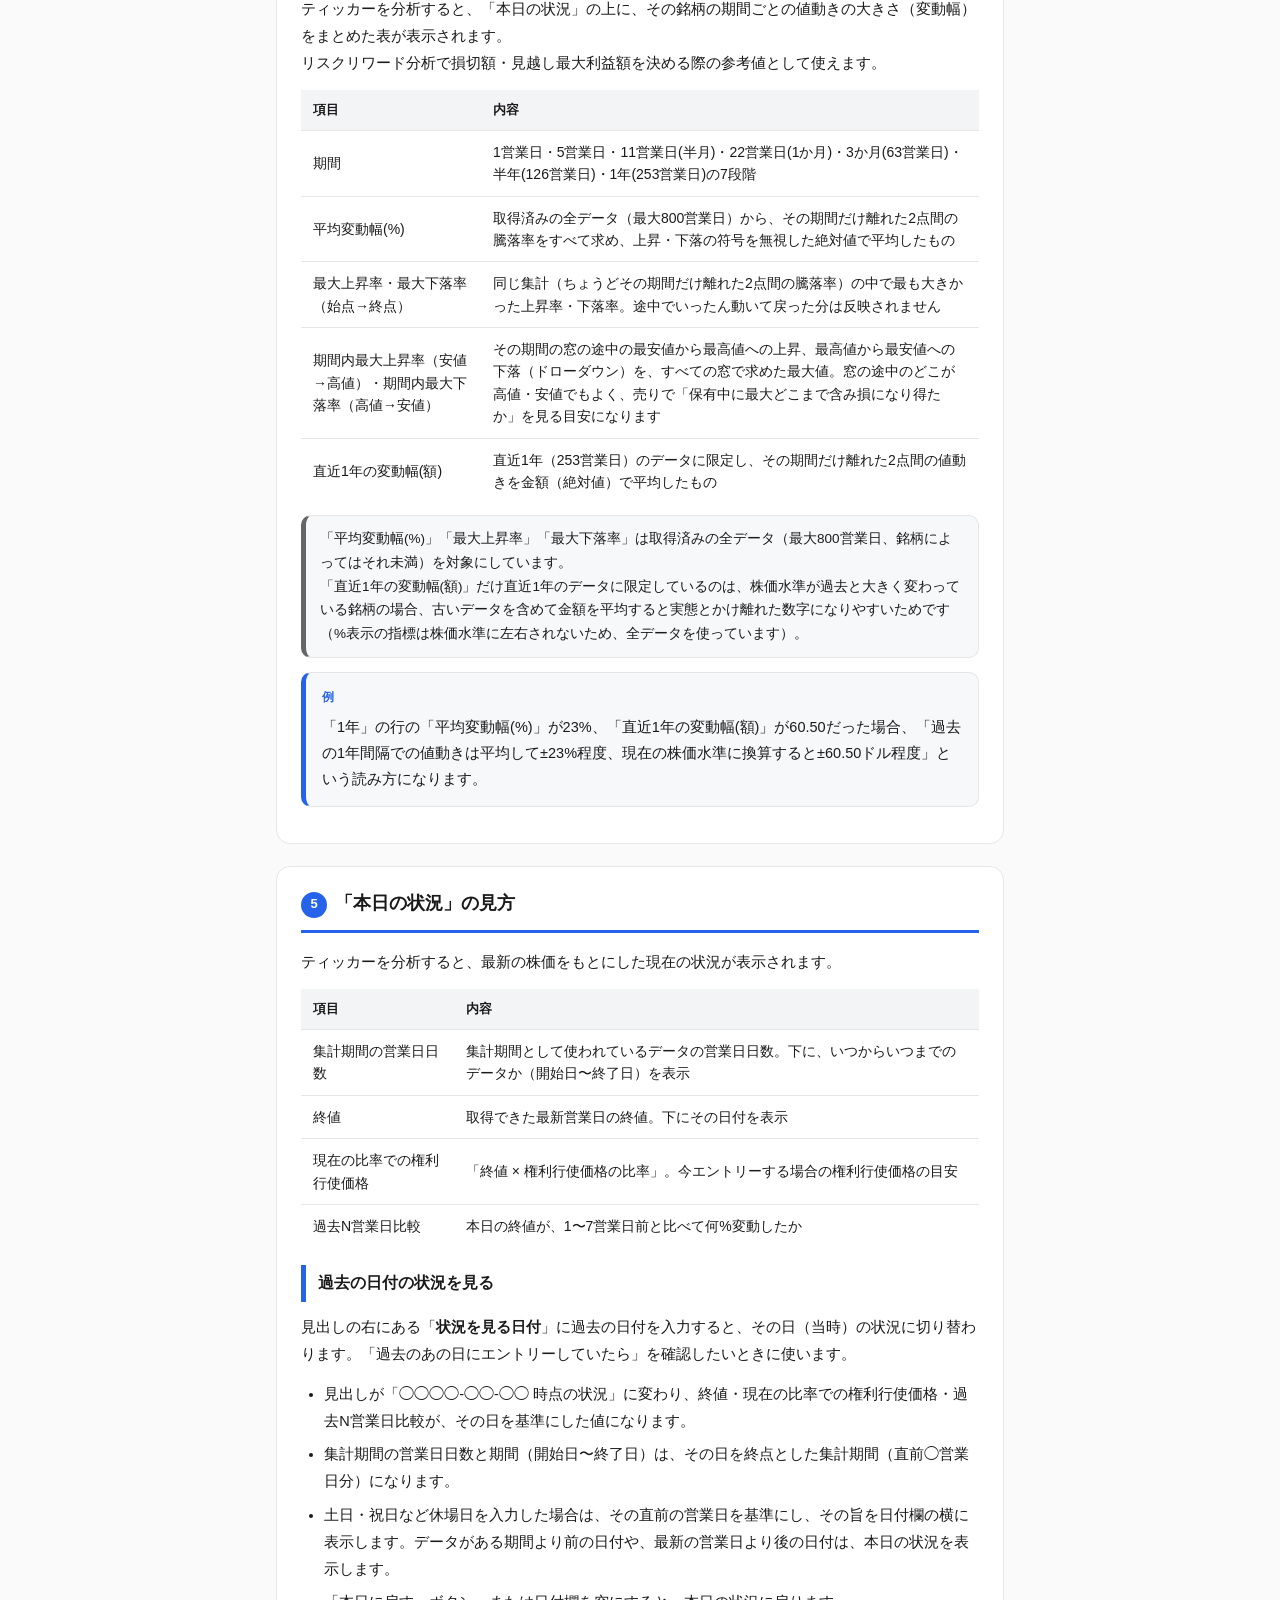
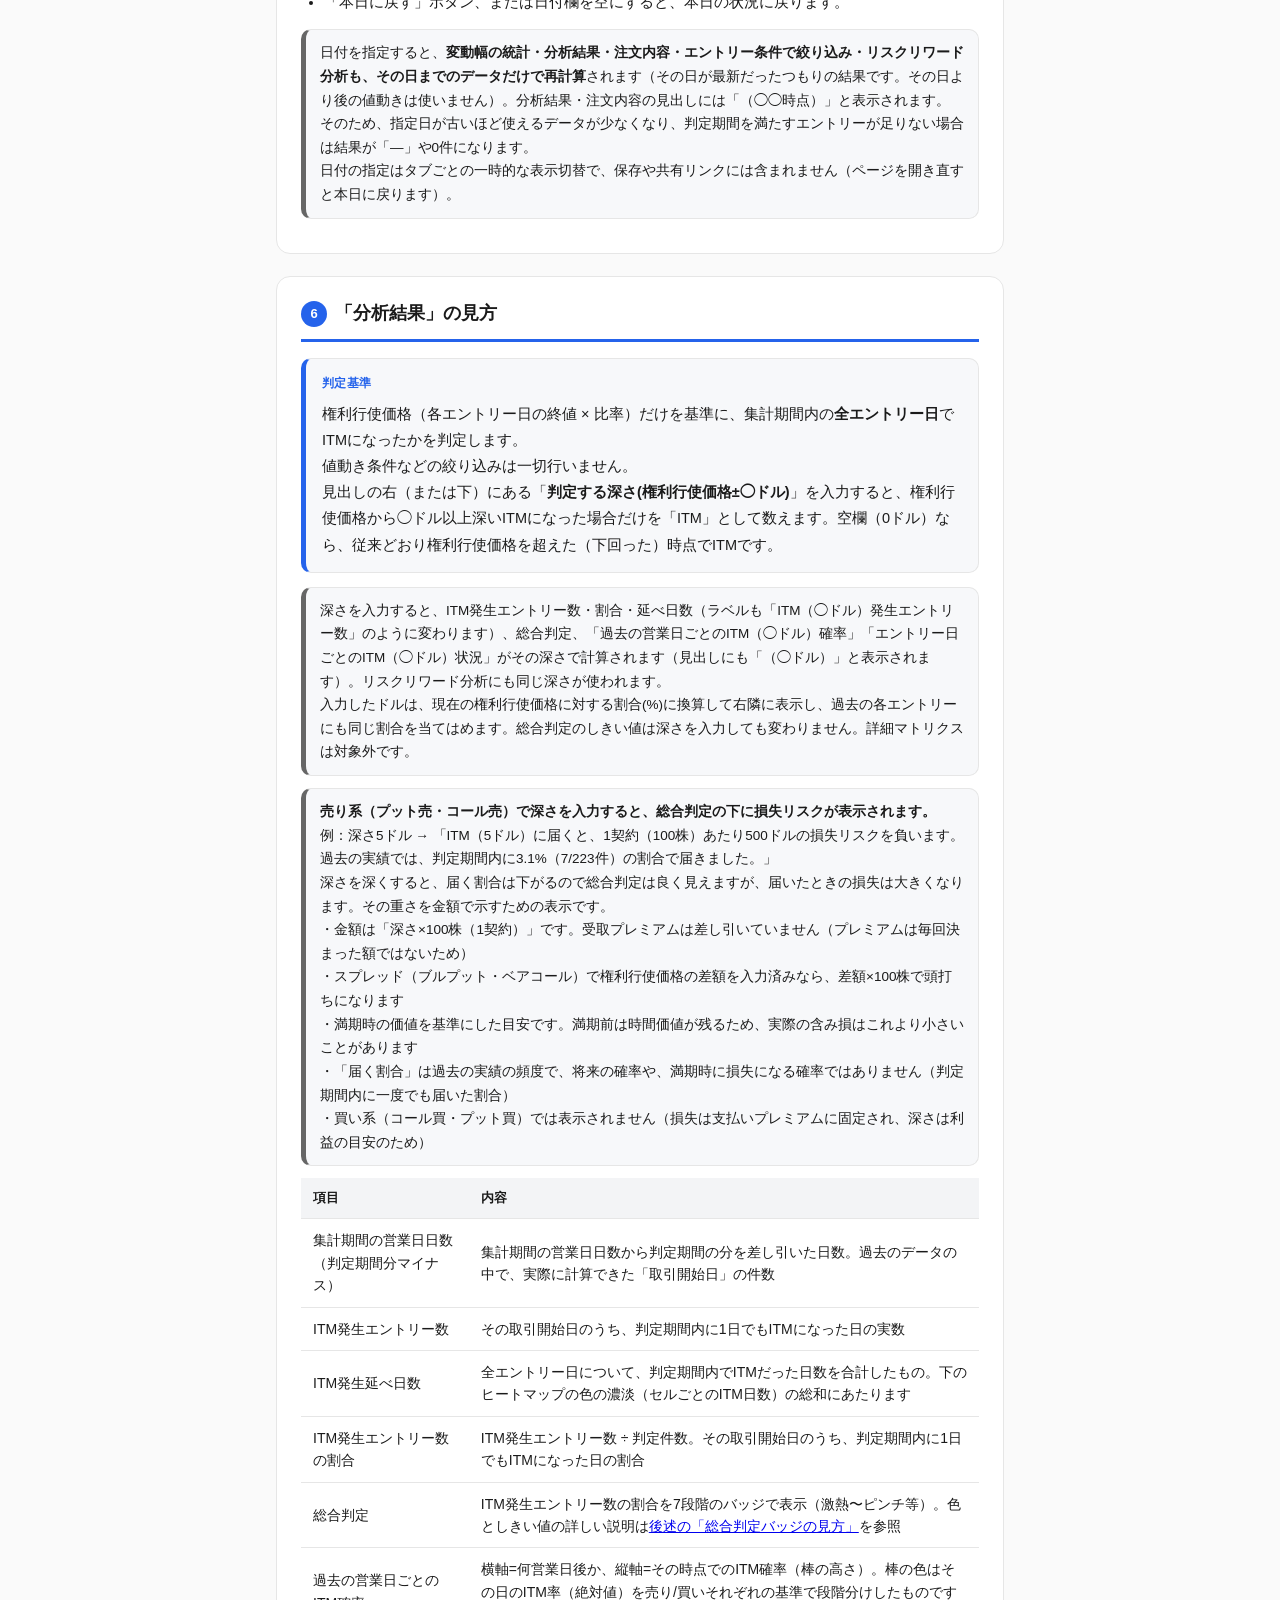
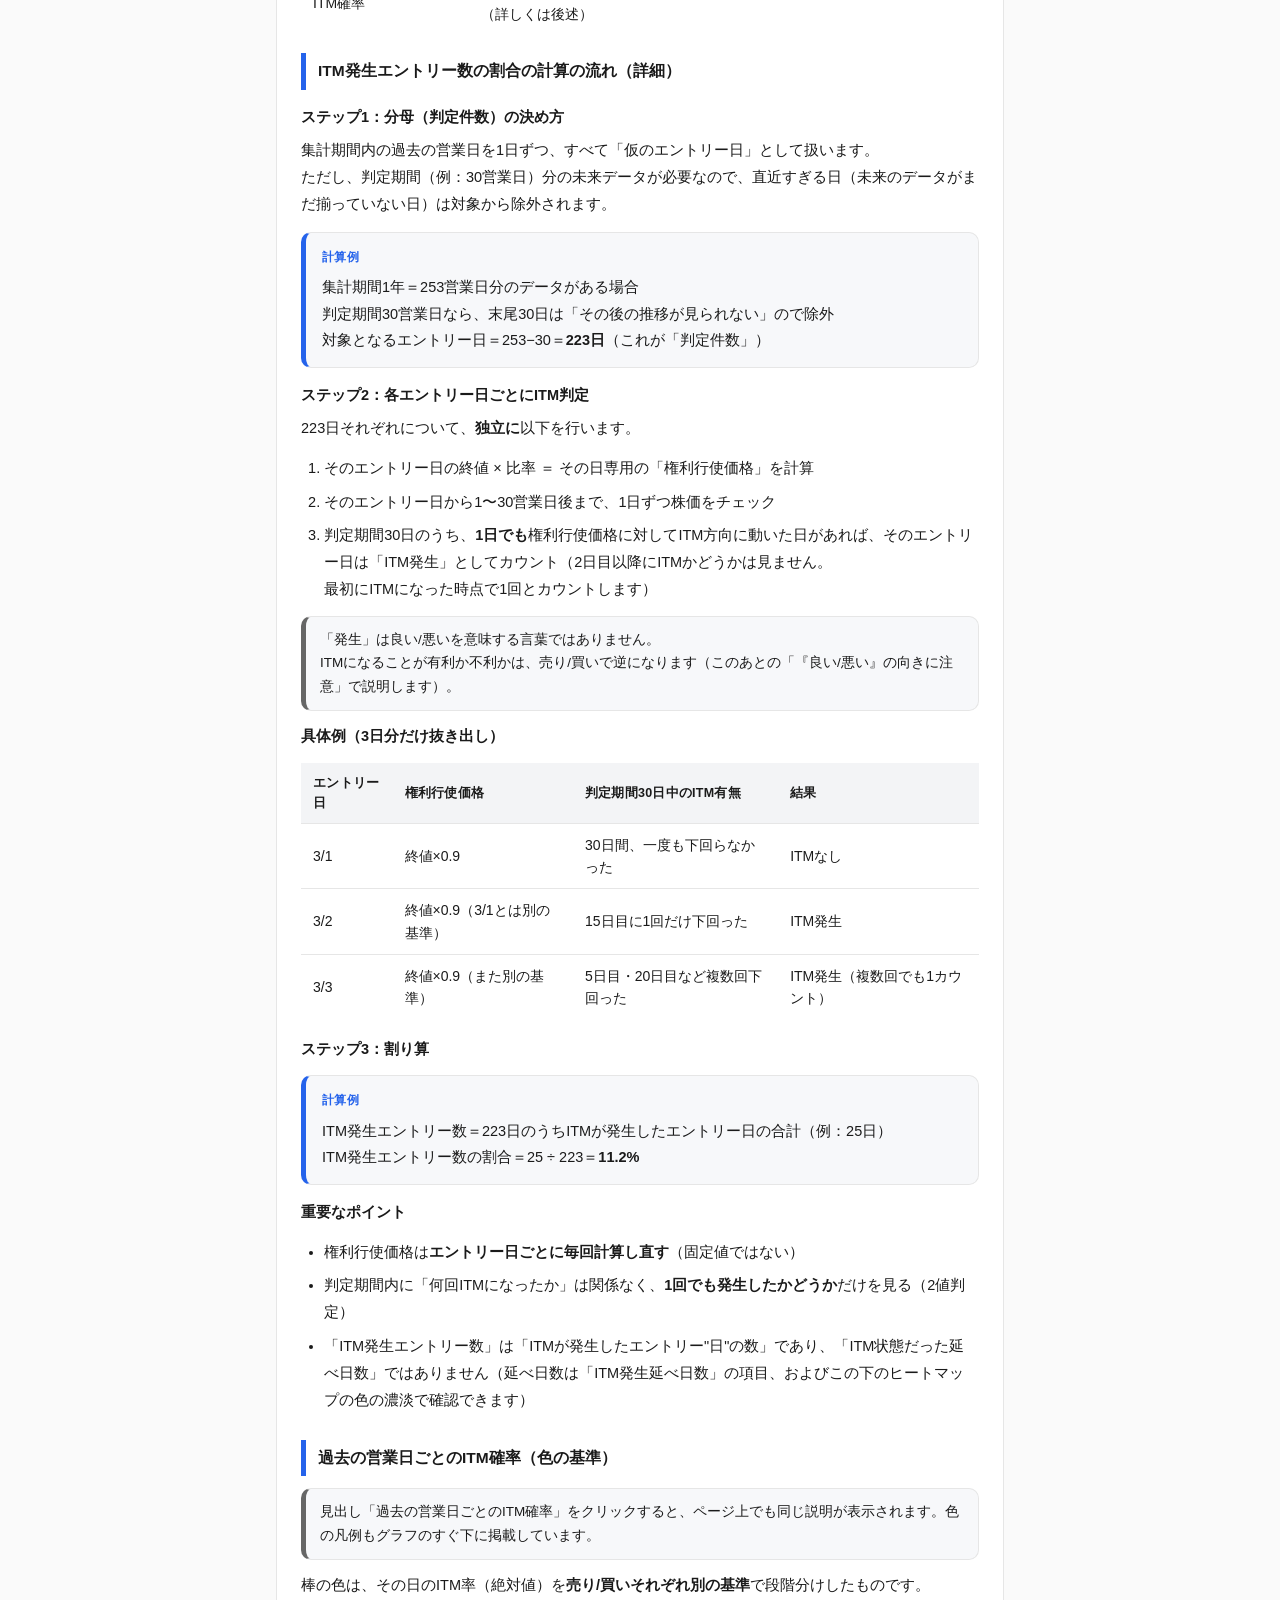
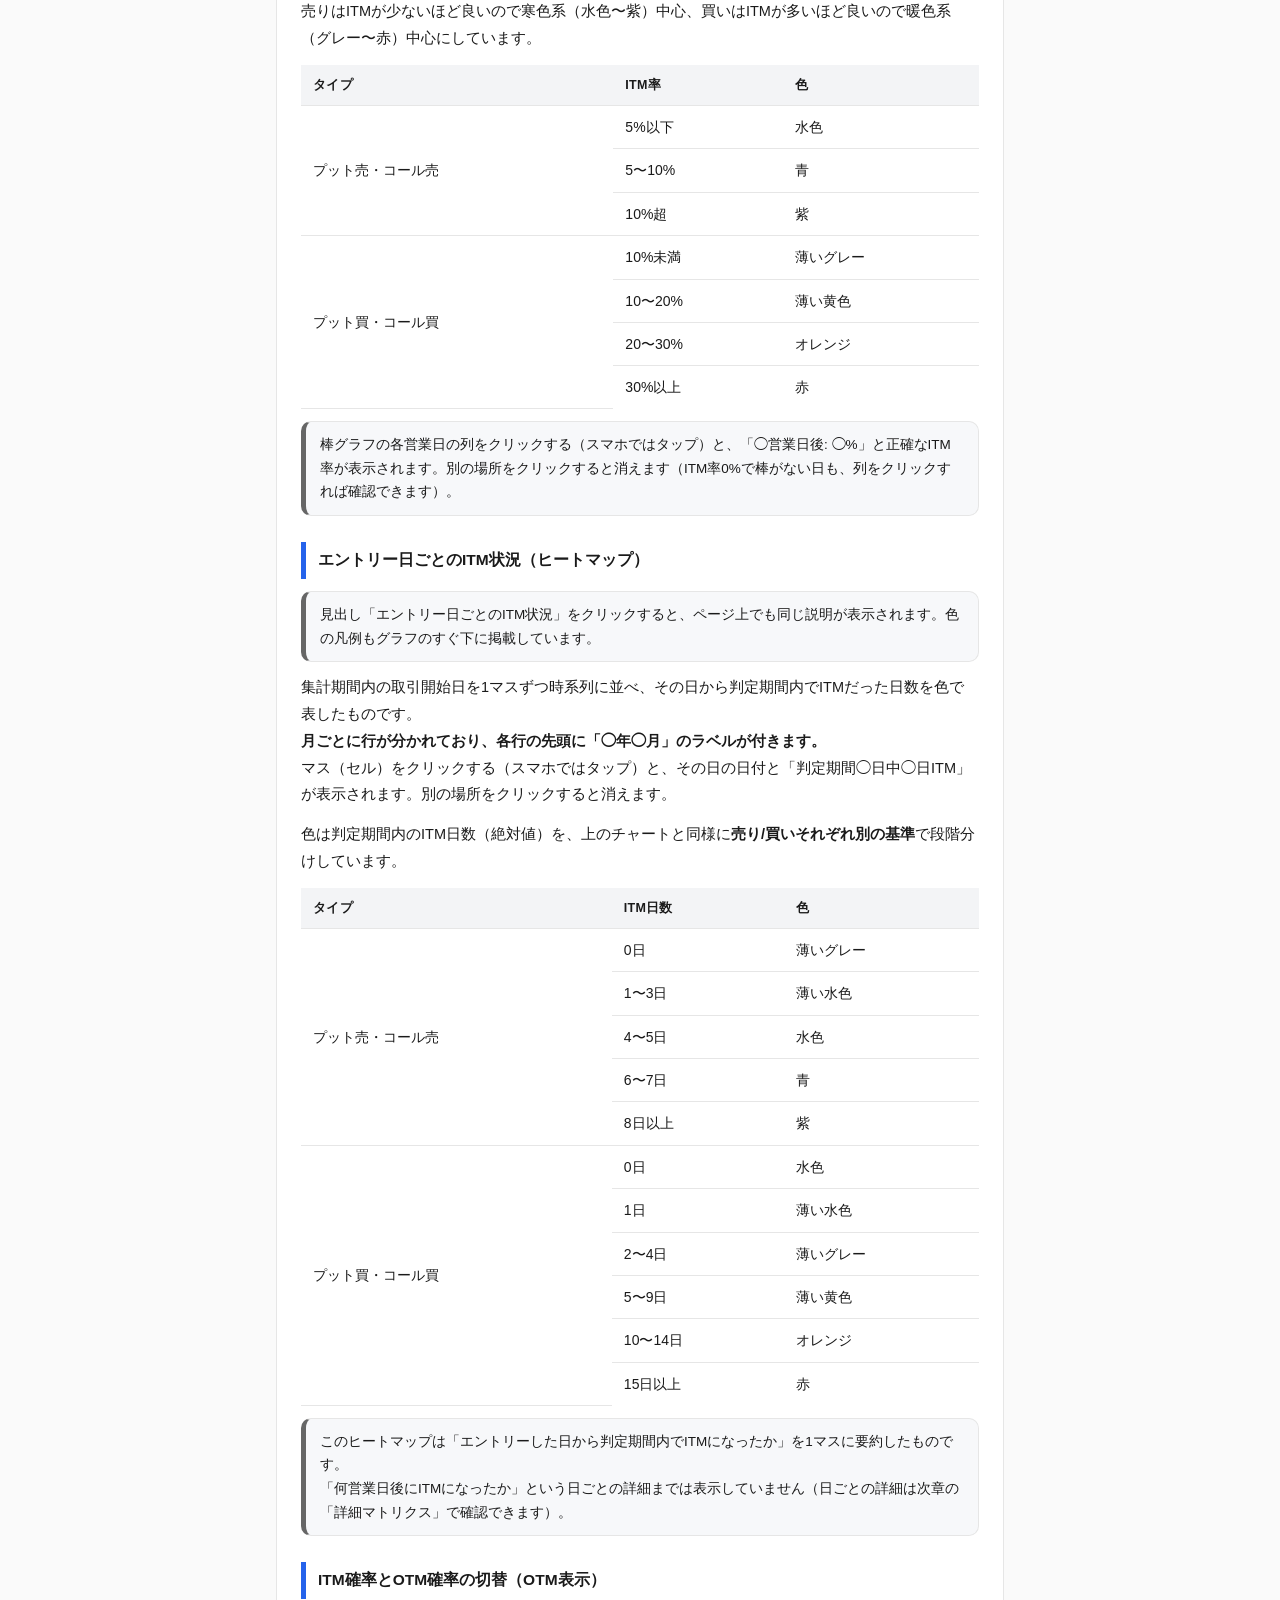
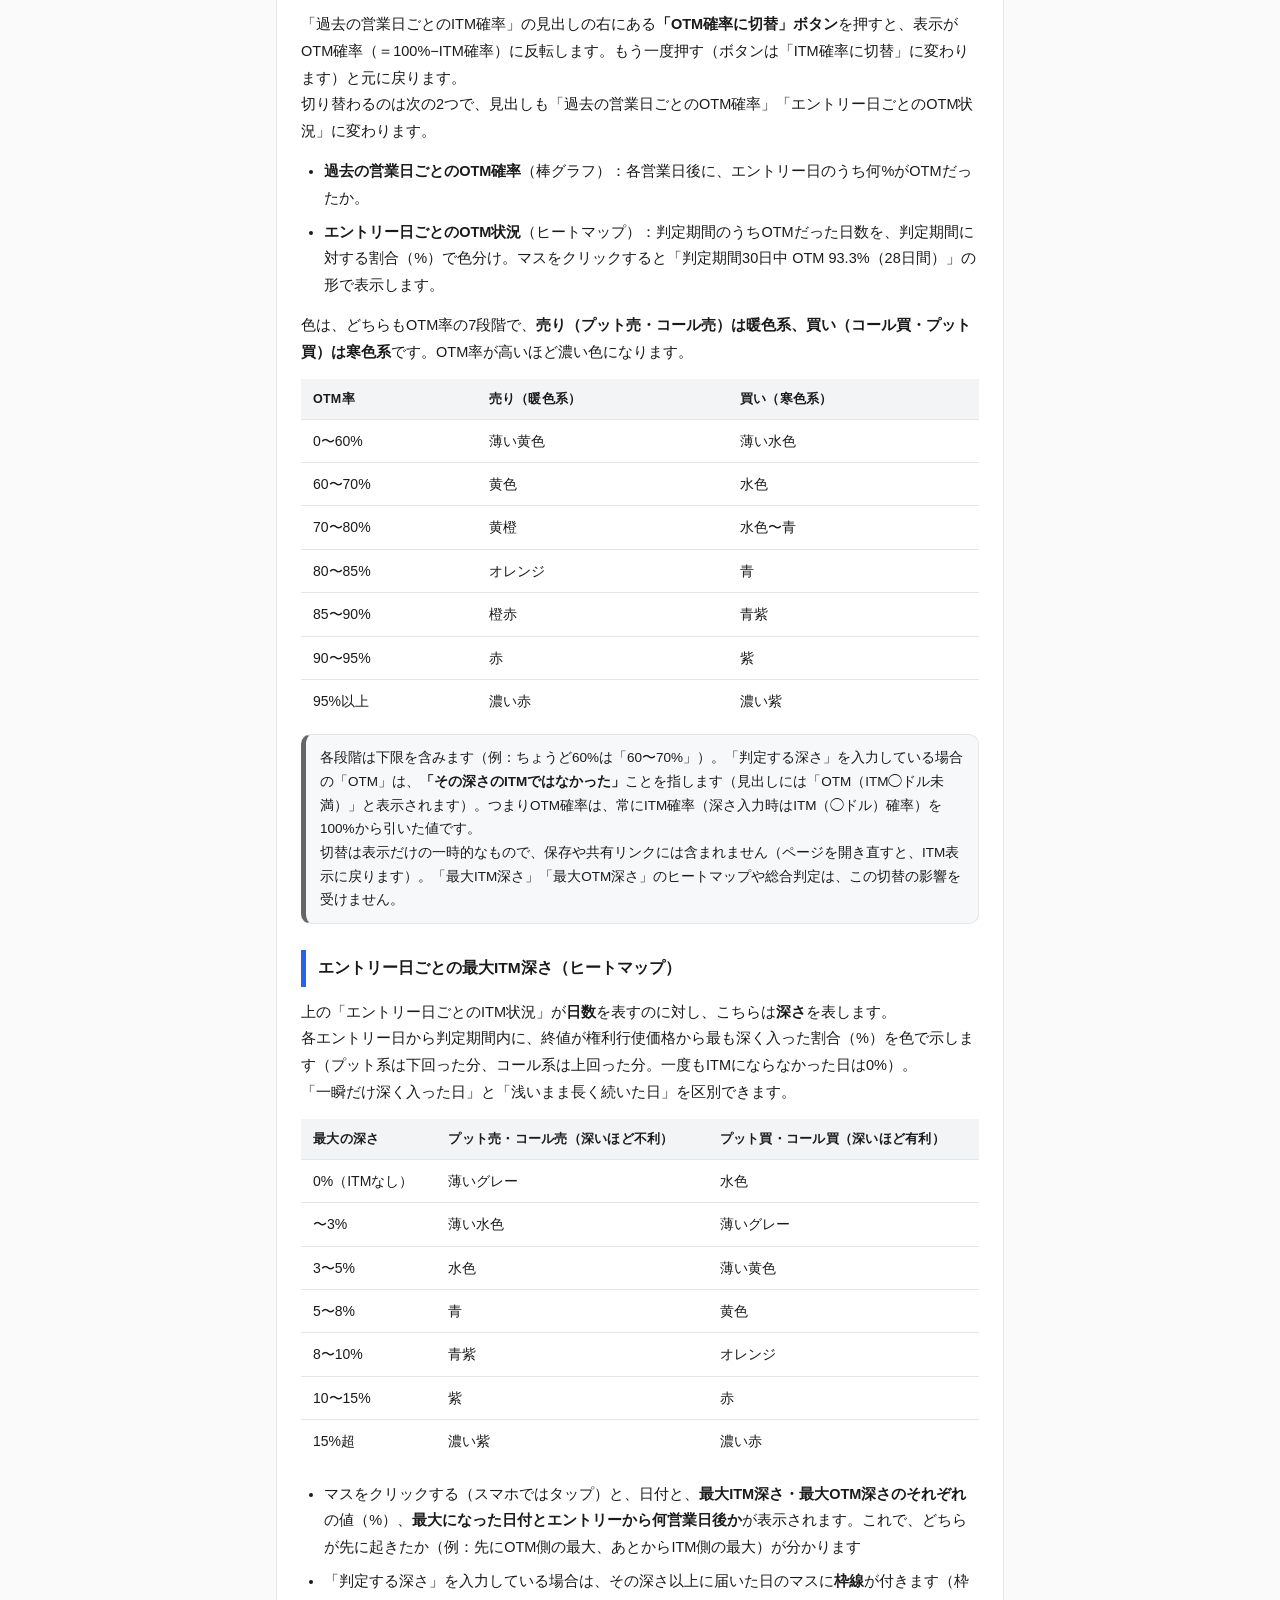
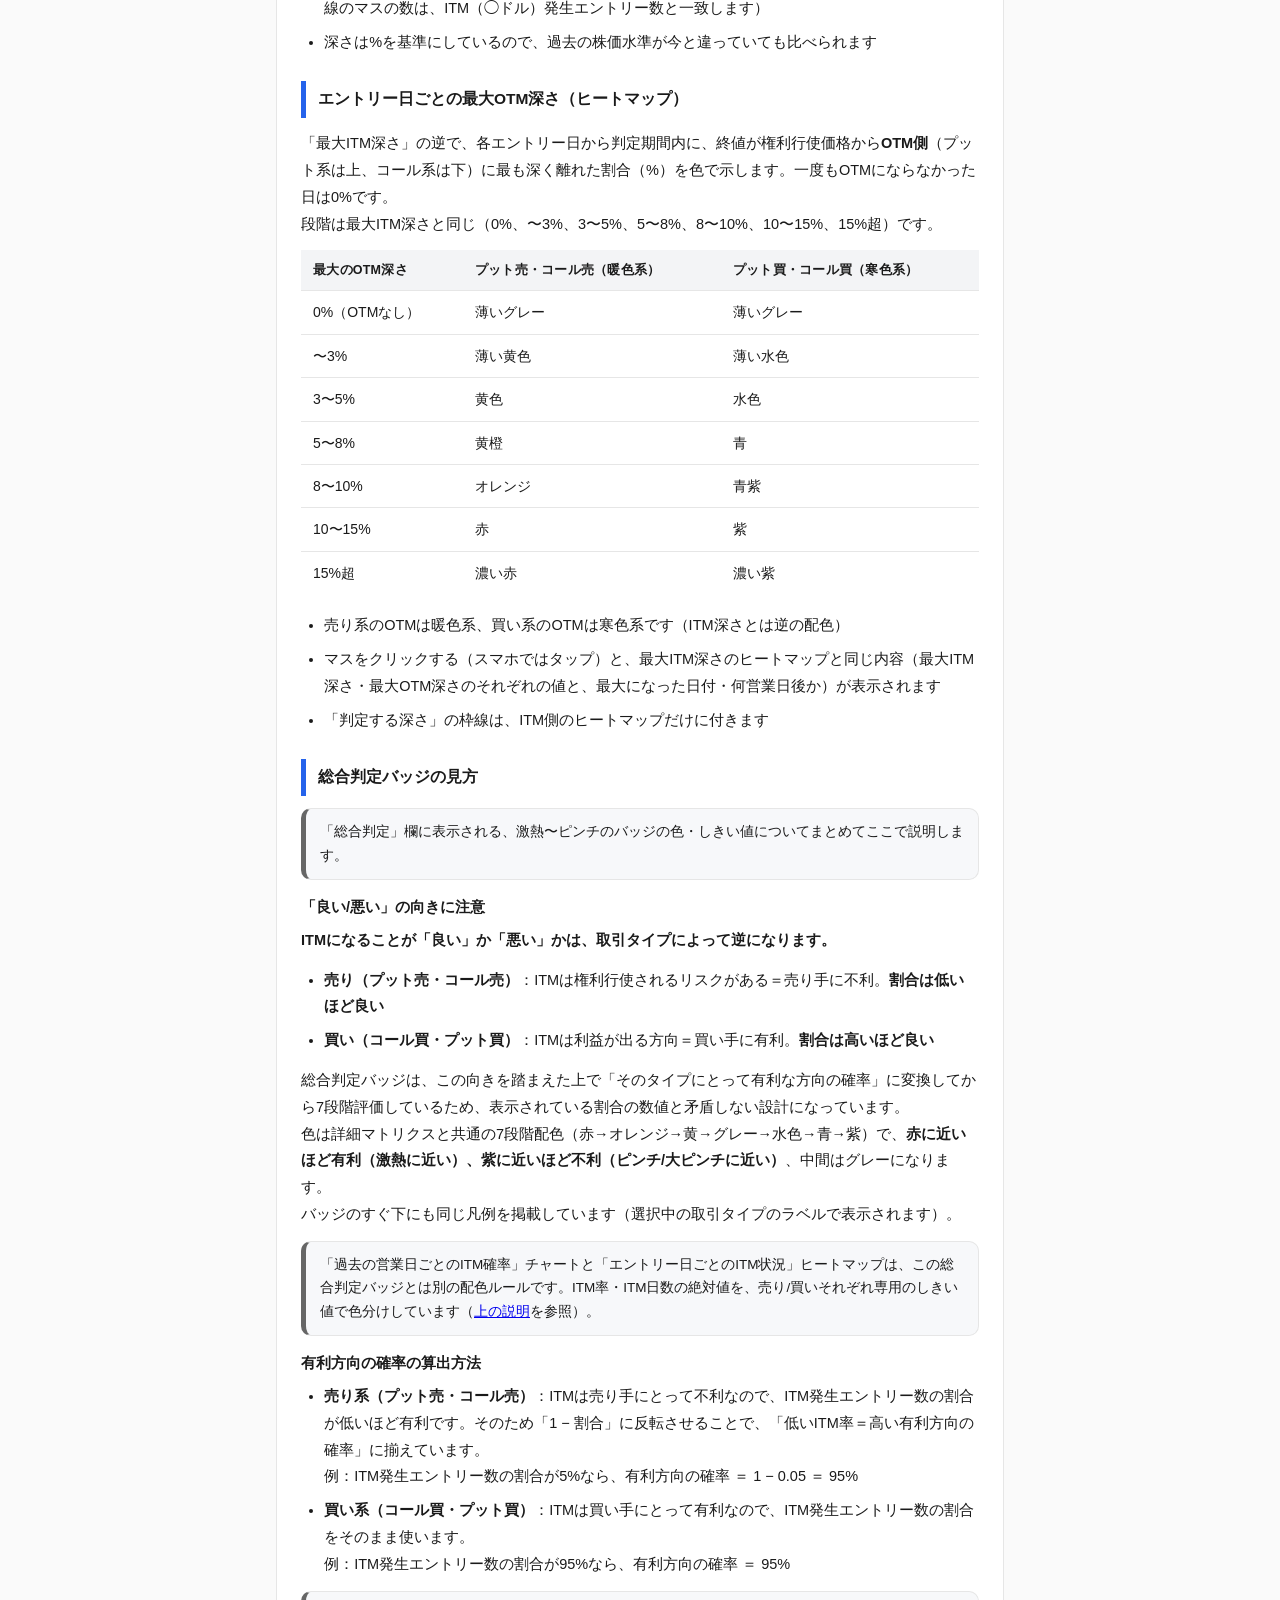
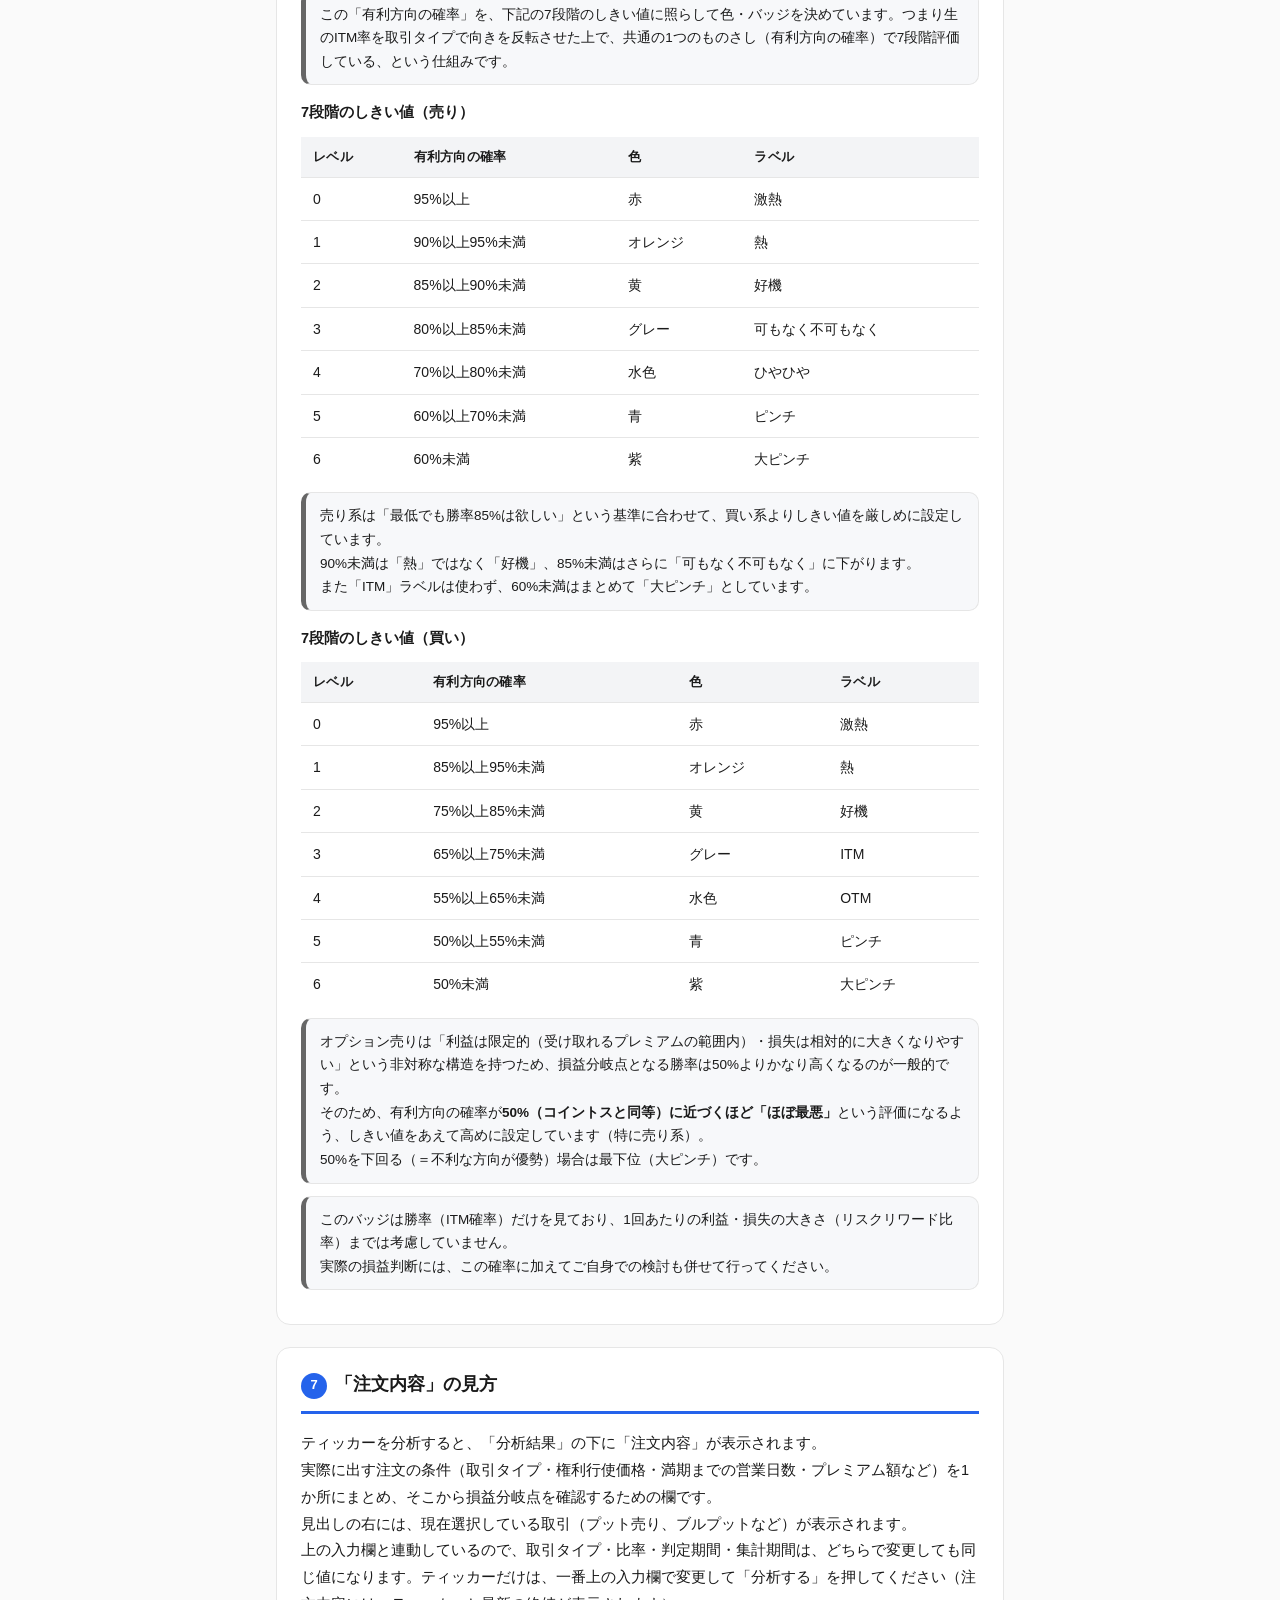
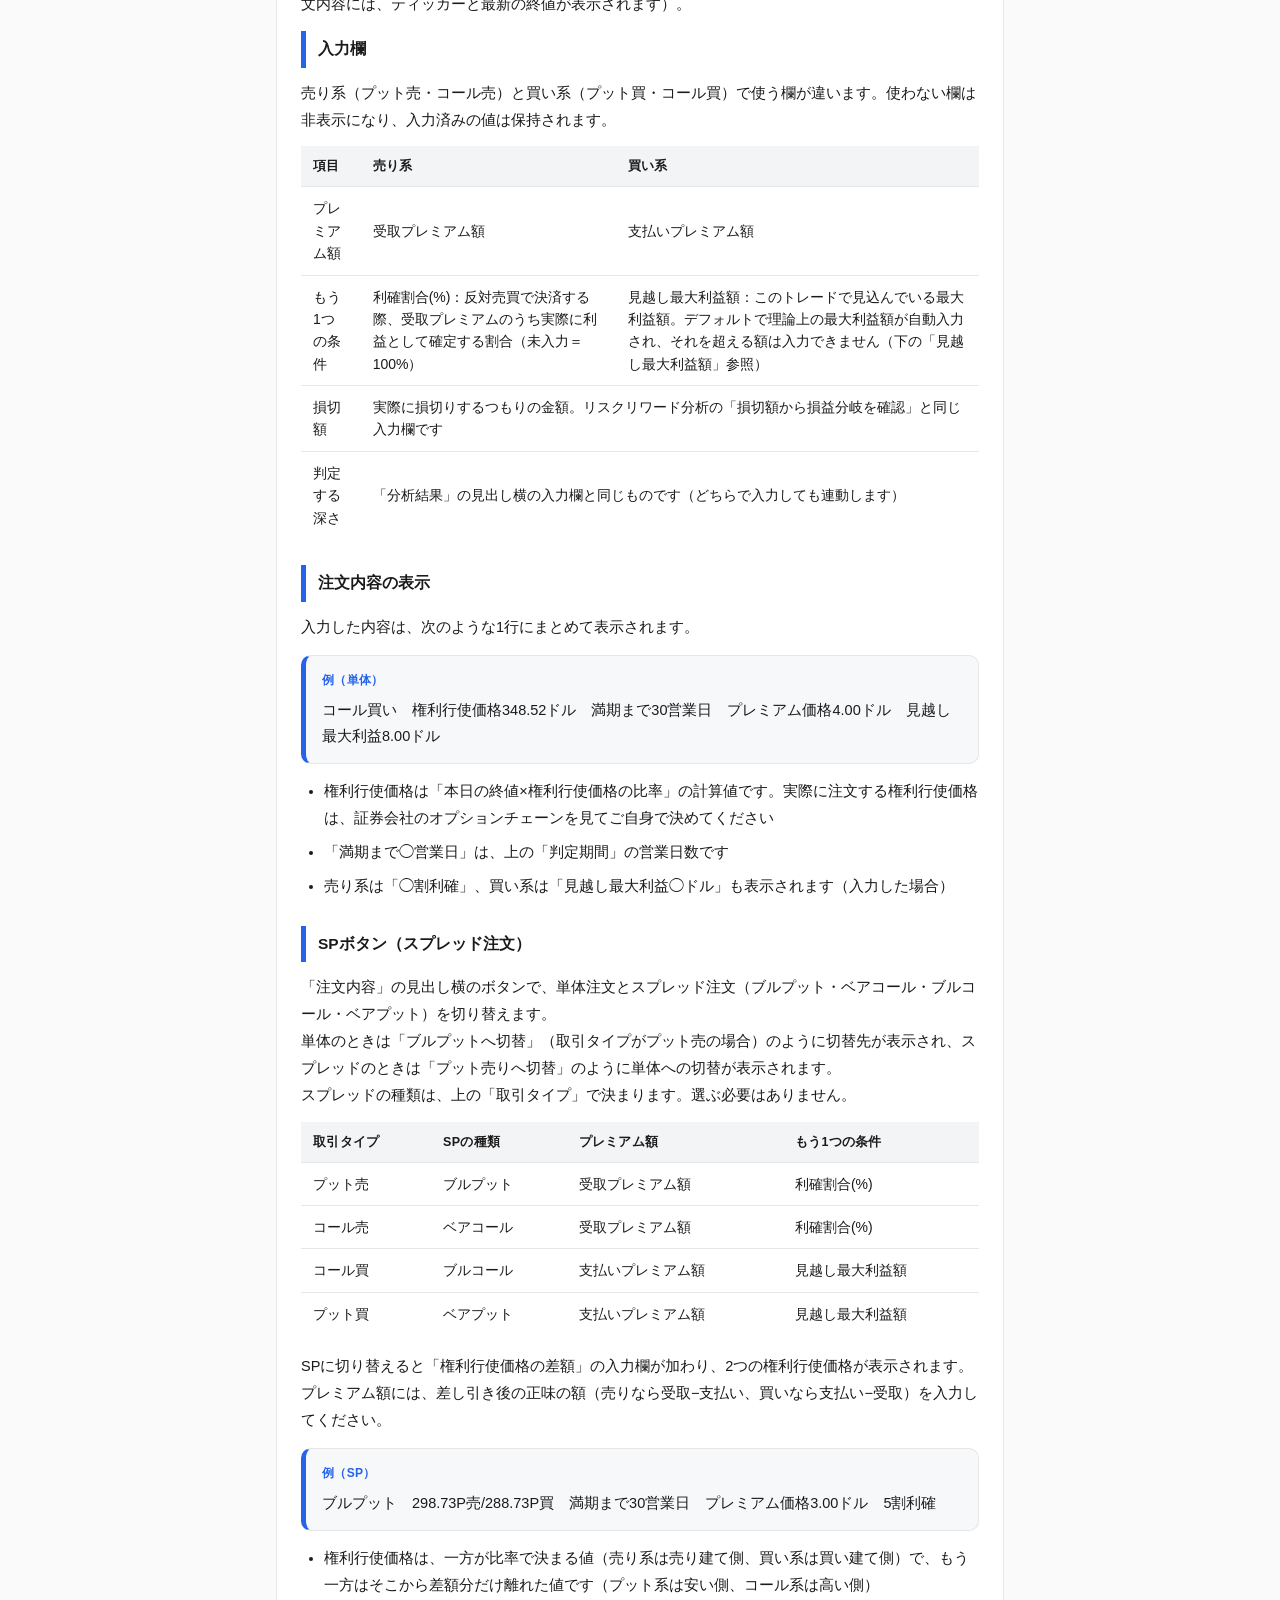
<file: site/guide.html>
<!doctype html><html lang="ja"><head><meta charset="utf-8">
<meta name="viewport" content="width=device-width,initial-scale=1">
<script>try{var t=JSON.parse(localStorage.getItem("pp_theme")||"{}");if(t.pal&&t.pal!=="genko")document.documentElement.setAttribute("data-pal",t.pal);if(t.mode==="dark"||t.mode==="light")document.documentElement.setAttribute("data-mode",t.mode);}catch(e){}</script>
<title>使い方・見方 - ITM分析ツール</title>
<link rel="stylesheet" href="css/style.css">
<style>
.guide{max-width:760px}
.guide .lead{font-size:15px;line-height:1.8;margin:0 0 6px}

/* 目次 */
.guide .toc{background:var(--field);border:1px solid var(--line);border-radius:12px;
  padding:16px 20px;margin:18px 0 28px}
.guide .toc-title{font-size:13px;font-weight:700;color:var(--muted);margin:0 0 10px;
  letter-spacing:.04em}
.guide .toc ol{margin:0;padding-left:1.4em;font-size:14px;line-height:1.9;columns:1}
.guide .toc a{color:var(--accent);text-decoration:none;font-weight:600}
.guide .toc a:hover{text-decoration:underline}

/* セクションを1枚のカードとして区切る */
.g-section{background:var(--card);border:1px solid var(--line);border-radius:14px;
  padding:22px 24px;margin-bottom:22px;scroll-margin-top:14px}
.guide h2{font-size:18px;margin:0 0 16px;padding-bottom:12px;
  border-bottom:3px solid var(--accent);color:var(--fg);font-weight:800}
.guide h2 .g-num{display:inline-flex;align-items:center;justify-content:center;
  width:26px;height:26px;border-radius:50%;background:var(--accent);color:#fff;
  font-size:13px;font-weight:800;margin-right:8px;vertical-align:middle}
.guide h3{font-size:15.5px;margin:26px 0 12px;padding:6px 0 6px 12px;
  border-left:5px solid var(--accent);color:var(--fg);font-weight:700}
.guide h3:first-of-type{margin-top:4px}
.guide h4{font-size:14.5px;margin:16px 0 8px;color:var(--fg);font-weight:700}

.guide p{margin:0 0 13px;font-size:14.5px;line-height:1.85}
.guide ul,.guide ol{margin:0 0 13px;padding-left:1.6em;font-size:14.5px;line-height:1.85}
.guide li{margin-bottom:7px}
.guide li:last-child{margin-bottom:0}
.guide li b,.guide p b{color:var(--fg)}

.guide table{width:100%;border-collapse:collapse;margin:12px 0 18px;font-size:14px}
.guide th,.guide td{text-align:left;padding:10px 12px;border-bottom:1px solid var(--line)}
.guide th{background:var(--th,var(--field));color:var(--fg);font-size:12.5px;
  font-weight:800;letter-spacing:.02em}
.guide tr:last-child td{border-bottom:none}
.guide table + p.note{margin-top:-6px}

/* 判定基準・計算例・使い方の例など、通常の文章と区別したいブロック */
.guide .ex{background:var(--field);border:1px solid var(--line);border-left:5px solid var(--accent);
  border-radius:10px;padding:14px 16px;font-size:14.5px;margin:14px 0;line-height:1.8}
.guide .ex .ex-label{display:block;font-size:12px;font-weight:800;color:var(--accent);
  margin-bottom:6px;letter-spacing:.03em}

/* 補足・注意書き。地の文よりはっきり分かるよう枠で囲む */
.guide .note{background:var(--field);border:1px solid var(--line);border-left:5px solid var(--muted);
  border-radius:10px;padding:11px 14px;font-size:13.5px;color:var(--fg);margin:12px 0;line-height:1.75}
.guide .note b{color:var(--fg)}

.guide .warn{background:var(--wbg);border:1px solid var(--wbd);border-left:5px solid var(--wfg);
  border-radius:10px;padding:12px 15px;font-size:14px;color:var(--wfg);margin:14px 0;line-height:1.8}

.guide .g-summary{font-size:14.5px;line-height:1.85;color:var(--muted);margin:0 0 16px;
  padding-bottom:14px;border-bottom:1px dashed var(--line)}
</style>
</head><body>
<div class="wrap guide">
  <div class="topbar"><h1>使い方・見方</h1><span class="pagenav"><a href="index.html">← 分析ページへ戻る</a></span></div>
  <div id="theme-bar"></div>
  <p class="sub lead">ITM分析ツールの入力項目・分析結果の読み方について、順番に説明します。</p>
  <p class="note">※ 分析ページの「変動幅の統計」「分析結果」「注文内容」「エントリー条件で絞り込み」「リスクリワード分析」の各エリアは、見出しの右上の「閉じる」ボタンで折りたためます（折りたたむとボタンは「開く」に変わり、押すと元に戻ります）。開閉の状態はブラウザに保存され、次回も引き継がれます。<br>※ 各セクションの項目（最新データの日付、判定件数、総合判定など）や、グラフの見出し、フォームの項目名はクリックすると、その直後に説明が表示されます。もう一度クリックすると閉じます。</p>

  <div class="toc">
    <p class="toc-title">目次</p>
    <ol>
      <li><a href="#g-flow">ご利用の流れ</a></li>
      <li><a href="#g-overview">このツールでできること</a></li>
      <li><a href="#g-inputs">入力項目</a></li>
      <li><a href="#g-volatility">「変動幅の統計」の見方</a></li>
      <li><a href="#g-today">「本日の状況」の見方</a></li>
      <li><a href="#g-result">「分析結果」の見方</a></li>
      <li><a href="#g-order">「注文内容」の見方</a></li>
      <li><a href="#g-detail">詳細マトリクス（元Excel形式）</a></li>
      <li><a href="#g-condition">「エントリー条件で絞り込み」の見方</a></li>
      <li><a href="#g-riskreward">「リスクリワード分析」の見方</a></li>
      <li><a href="#g-tabs">タブ機能</a></li>
      <li><a href="#g-save">状態の保存・引き継ぎ</a></li>
      <li><a href="#g-data">データについて</a></li>
    </ol>
  </div>

  <section class="g-section" id="g-flow">
    <h2><span class="g-num">1</span>ご利用の流れ</h2>
    <p>
      はじめて使う方向けに、実際にどの順番で操作し、何を見て、その結果をもとに次に何をすればいいかをまとめます。<br>
      各項目の詳しい意味は2章以降を参照してください。
    </p>

    <h3>ステップ1：まず分析する</h3>
    <p>
      画面上部の入力欄に<b>ティッカー</b>（例: AAPL）と<b>取引タイプ</b>（プット売・コール売・コール買・プット買）を入力し、必要なら権利行使価格の比率・判定期間・集計期間も調整して、「分析する」を押します。<br>
      はじめての場合はデフォルト値のままで構いません。
    </p>

    <h3>ステップ2：何を見て判断するか</h3>
    <ul>
      <li>「本日の状況」で、今の株価と、その取引タイプで狙う権利行使価格の目安を確認します</li>
      <li>「分析結果」の<b>総合判定バッジ</b>（激熱〜ピンチ）と<b>ITM発生エントリー数の割合</b>で、過去データ上おおまかに有利か不利かを把握します</li>
    </ul>

    <h3>ステップ3：それを踏まえて次に何をするか</h3>
    <p>ステップ2で気になった点に応じて、以下のいずれか（または複数）に進みます。</p>
    <ul>
      <li>「今日のような値動きの直後は勝率が変わるか」を確かめたい → <b>「エントリー条件で絞り込み」</b>で、値動き条件に当てはまった日だけに絞った勝率を確認します</li>
      <li>勝率だけでなく1回あたりの損益額まで踏まえて判断したい → <b>「リスクリワード分析」</b>に進みます（詳しくは次の段落）</li>
      <li>実際に出す注文の条件（プレミアム額・損切額・満期までの営業日数など）を整理し、損益分岐点を確認したい → <b>「注文内容」</b>に入力します（スプレッド注文は「SP」ボタンで切り替え）。入力した内容は「リスクリワード分析」にも使われます</li>
      <li>エントリー日ごとの詳しい値動きを見たい → <b>「詳細マトリクスを別ページで見る」</b>から、元Excel形式の一覧で確認します</li>
    </ul>
    <p>
      「リスクリワード分析」の中は、さらに2段階に分かれています。<br>
      まず<b>「絞り込みなし」「絞り込みあり」</b>で、これまで通り<b>過去の実績</b>に基づく勝率を確認します。<br>
      次に<b>「損切額から損益分岐を確認」</b>に、自分が実際に使うつもりの損切額（買い系は見越している利益額も）を入力します。<br>
      ここで算出される「損益分岐勝率」は過去の実績を使わず、入力した金額だけから「割に合うために最低限必要な勝率」を逆算したものです。<br>
      <b>先に確認した実績の勝率が、この損益分岐勝率を上回っていれば「統計的に有利」</b>と判定されます。<br>
      つまり「実際にどれくらい勝っていたか（実績）」と「その損切額なら本来どれくらい勝てば割に合うか（理論値）」を突き合わせて、最終的な判断をする流れになっています（詳しくは<a href="#g-rr-cutloss">10章「損切額から損益分岐を確認」の見方</a>）。
    </p>
    <p class="note">数値を1つ変えるたびにデータの再取得はしません。取引タイプ・比率・判定期間・集計期間を変えて何度も試して比較するのが基本的な使い方です。</p>
  </section>

  <section class="g-section" id="g-overview">
    <h2><span class="g-num">2</span>このツールでできること</h2>
    <p>
      米国株のティッカーを入力すると、過去の株価データから「その時点の終値に対してある比率をかけた価格（権利行使価格）に対し、その後どれくらいの確率でITM（In The Money）になったか」を機械的に集計して表示します。<br>
      オプション取引（プット売り・コール売り・コール買い・プット買い）のポジションを検討する際、過去の傾向を把握するための参考情報です。
    </p>
    <p class="warn">取引のタイミングを推奨・保証するものではありません。あくまで過去データの統計的な傾向です。</p>
  </section>

  <section class="g-section" id="g-inputs">
    <h2><span class="g-num">3</span>入力項目</h2>
    <table>
      <tr><th>項目</th><th>内容</th></tr>
      <tr><td>ティッカー</td><td>分析したい米国株の銘柄コード（例: AAPL, TSLA, MSFT）</td></tr>
      <tr><td>取引タイプ</td><td>プット売・コール売・コール買・プット買の4種類。想定するポジションを選びます</td></tr>
      <tr><td>権利行使価格の比率</td><td>「その日の終値 × この比率」を権利行使価格とみなします。タイプごとに初期値が異なりますが、自由に変更できます</td></tr>
      <tr><td>判定期間</td><td>ポジションを持ってから何営業日後までを見るか（10〜150営業日）</td></tr>
      <tr><td>集計期間</td><td>「過去」とみなすデータの範囲（6ヶ月〜3年）。変更してもデータの再取得は発生しません</td></tr>
    </table>
    <p class="note">受取／支払いプレミアム額・利確割合・見越し最大利益額・損切額などの「注文の条件」は、この入力欄ではなく、分析後に表示される「注文内容」に入力します（詳しくは<a href="#g-order">「注文内容」の見方</a>）。</p>
    <div class="ex">
      <span class="ex-label">例</span>
      プット売・比率0.9 の場合 → 「その日の終値の90%の位置に権利行使価格を置いてプットを売った」という想定で分析します。
    </div>
  </section>

  <section class="g-section" id="g-volatility">
    <h2><span class="g-num">4</span>「変動幅の統計」の見方</h2>
    <p>
      ティッカーを分析すると、「本日の状況」の上に、その銘柄の期間ごとの値動きの大きさ（変動幅）をまとめた表が表示されます。<br>
      リスクリワード分析で損切額・見越し最大利益額を決める際の参考値として使えます。
    </p>
    <table>
      <tr><th>項目</th><th>内容</th></tr>
      <tr><td>期間</td><td>1営業日・5営業日・11営業日(半月)・22営業日(1か月)・3か月(63営業日)・半年(126営業日)・1年(253営業日)の7段階</td></tr>
      <tr><td>平均変動幅(%)</td><td>取得済みの全データ（最大800営業日）から、その期間だけ離れた2点間の騰落率をすべて求め、上昇・下落の符号を無視した絶対値で平均したもの</td></tr>
      <tr><td>最大上昇率・最大下落率（始点→終点）</td><td>同じ集計（ちょうどその期間だけ離れた2点間の騰落率）の中で最も大きかった上昇率・下落率。途中でいったん動いて戻った分は反映されません</td></tr>
      <tr><td>期間内最大上昇率（安値→高値）・期間内最大下落率（高値→安値）</td><td>その期間の窓の途中の最安値から最高値への上昇、最高値から最安値への下落（ドローダウン）を、すべての窓で求めた最大値。窓の途中のどこが高値・安値でもよく、売りで「保有中に最大どこまで含み損になり得たか」を見る目安になります</td></tr>
      <tr><td>直近1年の変動幅(額)</td><td>直近1年（253営業日）のデータに限定し、その期間だけ離れた2点間の値動きを金額（絶対値）で平均したもの</td></tr>
    </table>
    <p class="note">
      「平均変動幅(%)」「最大上昇率」「最大下落率」は取得済みの全データ（最大800営業日、銘柄によってはそれ未満）を対象にしています。<br>
      「直近1年の変動幅(額)」だけ直近1年のデータに限定しているのは、株価水準が過去と大きく変わっている銘柄の場合、古いデータを含めて金額を平均すると実態とかけ離れた数字になりやすいためです（%表示の指標は株価水準に左右されないため、全データを使っています）。
    </p>
    <div class="ex">
      <span class="ex-label">例</span>
      「1年」の行の「平均変動幅(%)」が23%、「直近1年の変動幅(額)」が60.50だった場合、「過去の1年間隔での値動きは平均して±23%程度、現在の株価水準に換算すると±60.50ドル程度」という読み方になります。
    </div>
  </section>

  <section class="g-section" id="g-today">
    <h2><span class="g-num">5</span>「本日の状況」の見方</h2>
    <p>ティッカーを分析すると、最新の株価をもとにした現在の状況が表示されます。</p>
    <table>
      <tr><th>項目</th><th>内容</th></tr>
      <tr><td>集計期間の営業日日数</td><td>集計期間として使われているデータの営業日日数。下に、いつからいつまでのデータか（開始日〜終了日）を表示</td></tr>
      <tr><td>終値</td><td>取得できた最新営業日の終値。下にその日付を表示</td></tr>
      <tr><td>現在の比率での権利行使価格</td><td>「終値 × 権利行使価格の比率」。今エントリーする場合の権利行使価格の目安</td></tr>
      <tr><td>過去N営業日比較</td><td>本日の終値が、1〜7営業日前と比べて何%変動したか</td></tr>
    </table>
    <h3>過去の日付の状況を見る</h3>
    <p>見出しの右にある「<b>状況を見る日付</b>」に過去の日付を入力すると、その日（当時）の状況に切り替わります。「過去のあの日にエントリーしていたら」を確認したいときに使います。</p>
    <ul>
      <li>見出しが「◯◯◯◯-◯◯-◯◯ 時点の状況」に変わり、終値・現在の比率での権利行使価格・過去N営業日比較が、その日を基準にした値になります。</li>
      <li>集計期間の営業日日数と期間（開始日〜終了日）は、その日を終点とした集計期間（直前◯営業日分）になります。</li>
      <li>土日・祝日など休場日を入力した場合は、その直前の営業日を基準にし、その旨を日付欄の横に表示します。データがある期間より前の日付や、最新の営業日より後の日付は、本日の状況を表示します。</li>
      <li>「本日に戻す」ボタン、または日付欄を空にすると、本日の状況に戻ります。</li>
    </ul>
    <p class="note">日付を指定すると、<b>変動幅の統計・分析結果・注文内容・エントリー条件で絞り込み・リスクリワード分析も、その日までのデータだけで再計算</b>されます（その日が最新だったつもりの結果です。その日より後の値動きは使いません）。分析結果・注文内容の見出しには「（◯◯時点）」と表示されます。<br>
      そのため、指定日が古いほど使えるデータが少なくなり、判定期間を満たすエントリーが足りない場合は結果が「―」や0件になります。<br>
      日付の指定はタブごとの一時的な表示切替で、保存や共有リンクには含まれません（ページを開き直すと本日に戻ります）。</p>
  </section>

  <section class="g-section" id="g-result">
    <h2><span class="g-num">6</span>「分析結果」の見方</h2>
    <div class="ex">
      <span class="ex-label">判定基準</span>
      権利行使価格（各エントリー日の終値 × 比率）だけを基準に、集計期間内の<b>全エントリー日</b>でITMになったかを判定します。<br>
      値動き条件などの絞り込みは一切行いません。<br>
      見出しの右（または下）にある「<b>判定する深さ(権利行使価格±◯ドル)</b>」を入力すると、権利行使価格から◯ドル以上深いITMになった場合だけを「ITM」として数えます。空欄（0ドル）なら、従来どおり権利行使価格を超えた（下回った）時点でITMです。
    </div>
    <p class="note">深さを入力すると、ITM発生エントリー数・割合・延べ日数（ラベルも「ITM（◯ドル）発生エントリー数」のように変わります）、総合判定、「過去の営業日ごとのITM（◯ドル）確率」「エントリー日ごとのITM（◯ドル）状況」がその深さで計算されます（見出しにも「（◯ドル）」と表示されます）。リスクリワード分析にも同じ深さが使われます。<br>入力したドルは、現在の権利行使価格に対する割合(%)に換算して右隣に表示し、過去の各エントリーにも同じ割合を当てはめます。総合判定のしきい値は深さを入力しても変わりません。詳細マトリクスは対象外です。</p>
    <p class="note"><b>売り系（プット売・コール売）で深さを入力すると、総合判定の下に損失リスクが表示されます。</b><br>
      例：深さ5ドル → 「ITM（5ドル）に届くと、1契約（100株）あたり500ドルの損失リスクを負います。過去の実績では、判定期間内に3.1%（7/223件）の割合で届きました。」<br>
      深さを深くすると、届く割合は下がるので総合判定は良く見えますが、届いたときの損失は大きくなります。その重さを金額で示すための表示です。<br>
      ・金額は「深さ×100株（1契約）」です。受取プレミアムは差し引いていません（プレミアムは毎回決まった額ではないため）<br>
      ・スプレッド（ブルプット・ベアコール）で権利行使価格の差額を入力済みなら、差額×100株で頭打ちになります<br>
      ・満期時の価値を基準にした目安です。満期前は時間価値が残るため、実際の含み損はこれより小さいことがあります<br>
      ・「届く割合」は過去の実績の頻度で、将来の確率や、満期時に損失になる確率ではありません（判定期間内に一度でも届いた割合）<br>
      ・買い系（コール買・プット買）では表示されません（損失は支払いプレミアムに固定され、深さは利益の目安のため）</p>
    <table>
      <tr><th>項目</th><th>内容</th></tr>
      <tr><td>集計期間の営業日日数（判定期間分マイナス）</td><td>集計期間の営業日日数から判定期間の分を差し引いた日数。過去のデータの中で、実際に計算できた「取引開始日」の件数</td></tr>
      <tr><td>ITM発生エントリー数</td><td>その取引開始日のうち、判定期間内に1日でもITMになった日の実数</td></tr>
      <tr><td>ITM発生延べ日数</td><td>全エントリー日について、判定期間内でITMだった日数を合計したもの。下のヒートマップの色の濃淡（セルごとのITM日数）の総和にあたります</td></tr>
      <tr><td>ITM発生エントリー数の割合</td><td>ITM発生エントリー数 ÷ 判定件数。その取引開始日のうち、判定期間内に1日でもITMになった日の割合</td></tr>
      <tr><td>総合判定</td><td>ITM発生エントリー数の割合を7段階のバッジで表示（激熱〜ピンチ等）。色としきい値の詳しい説明は<a href="#g-badge">後述の「総合判定バッジの見方」</a>を参照</td></tr>
      <tr><td>過去の営業日ごとのITM確率</td><td>横軸=何営業日後か、縦軸=その時点でのITM確率（棒の高さ）。棒の色はその日のITM率（絶対値）を売り/買いそれぞれの基準で段階分けしたものです（詳しくは後述）</td></tr>
    </table>

    <h3>ITM発生エントリー数の割合の計算の流れ（詳細）</h3>

    <h4>ステップ1：分母（判定件数）の決め方</h4>
    <p>
      集計期間内の過去の営業日を1日ずつ、すべて「仮のエントリー日」として扱います。<br>
      ただし、判定期間（例：30営業日）分の未来データが必要なので、直近すぎる日（未来のデータがまだ揃っていない日）は対象から除外されます。
    </p>
    <div class="ex">
      <span class="ex-label">計算例</span>
      集計期間1年＝253営業日分のデータがある場合<br>
      判定期間30営業日なら、末尾30日は「その後の推移が見られない」ので除外<br>
      対象となるエントリー日＝253−30＝<b>223日</b>（これが「判定件数」）
    </div>

    <h4>ステップ2：各エントリー日ごとにITM判定</h4>
    <p>223日それぞれについて、<b>独立に</b>以下を行います。</p>
    <ol>
      <li>そのエントリー日の終値 × 比率 ＝ その日専用の「権利行使価格」を計算</li>
      <li>そのエントリー日から1〜30営業日後まで、1日ずつ株価をチェック</li>
      <li>判定期間30日のうち、<b>1日でも</b>権利行使価格に対してITM方向に動いた日があれば、そのエントリー日は「ITM発生」としてカウント（2日目以降にITMかどうかは見ません。<br>最初にITMになった時点で1回とカウントします）</li>
    </ol>
    <p class="note">「発生」は良い/悪いを意味する言葉ではありません。<br>ITMになることが有利か不利かは、売り/買いで逆になります（このあとの「『良い/悪い』の向きに注意」で説明します）。</p>

    <p><b>具体例（3日分だけ抜き出し）</b></p>
    <table>
      <tr><th>エントリー日</th><th>権利行使価格</th><th>判定期間30日中のITM有無</th><th>結果</th></tr>
      <tr><td>3/1</td><td>終値×0.9</td><td>30日間、一度も下回らなかった</td><td>ITMなし</td></tr>
      <tr><td>3/2</td><td>終値×0.9（3/1とは別の基準）</td><td>15日目に1回だけ下回った</td><td>ITM発生</td></tr>
      <tr><td>3/3</td><td>終値×0.9（また別の基準）</td><td>5日目・20日目など複数回下回った</td><td>ITM発生（複数回でも1カウント）</td></tr>
    </table>

    <h4>ステップ3：割り算</h4>
    <div class="ex">
      <span class="ex-label">計算例</span>
      ITM発生エントリー数＝223日のうちITMが発生したエントリー日の合計（例：25日）<br>
      ITM発生エントリー数の割合＝25 ÷ 223＝<b>11.2%</b>
    </div>

    <p><b>重要なポイント</b></p>
    <ul>
      <li>権利行使価格は<b>エントリー日ごとに毎回計算し直す</b>（固定値ではない）</li>
      <li>判定期間内に「何回ITMになったか」は関係なく、<b>1回でも発生したかどうか</b>だけを見る（2値判定）</li>
      <li>「ITM発生エントリー数」は「ITMが発生したエントリー"日"の数」であり、「ITM状態だった延べ日数」ではありません（延べ日数は「ITM発生延べ日数」の項目、およびこの下のヒートマップの色の濃淡で確認できます）</li>
    </ul>

    <h3 id="g-dayprob-color">過去の営業日ごとのITM確率（色の基準）</h3>
    <p class="note">見出し「過去の営業日ごとのITM確率」をクリックすると、ページ上でも同じ説明が表示されます。色の凡例もグラフのすぐ下に掲載しています。</p>
    <p>
      棒の色は、その日のITM率（絶対値）を<b>売り/買いそれぞれ別の基準</b>で段階分けしたものです。<br>
      売りはITMが少ないほど良いので寒色系（水色〜紫）中心、買いはITMが多いほど良いので暖色系（グレー〜赤）中心にしています。
    </p>
    <table>
      <tr><th>タイプ</th><th>ITM率</th><th>色</th></tr>
      <tr><td rowspan="3">プット売・コール売</td><td>5%以下</td><td>水色</td></tr>
      <tr><td>5〜10%</td><td>青</td></tr>
      <tr><td>10%超</td><td>紫</td></tr>
      <tr><td rowspan="4">プット買・コール買</td><td>10%未満</td><td>薄いグレー</td></tr>
      <tr><td>10〜20%</td><td>薄い黄色</td></tr>
      <tr><td>20〜30%</td><td>オレンジ</td></tr>
      <tr><td>30%以上</td><td>赤</td></tr>
    </table>

    <p class="note">棒グラフの各営業日の列をクリックする（スマホではタップ）と、「◯営業日後: ◯%」と正確なITM率が表示されます。別の場所をクリックすると消えます（ITM率0%で棒がない日も、列をクリックすれば確認できます）。</p>

    <h3>エントリー日ごとのITM状況（ヒートマップ）</h3>
    <p class="note">見出し「エントリー日ごとのITM状況」をクリックすると、ページ上でも同じ説明が表示されます。色の凡例もグラフのすぐ下に掲載しています。</p>
    <p>
      集計期間内の取引開始日を1マスずつ時系列に並べ、その日から判定期間内でITMだった日数を色で表したものです。<br>
      <b>月ごとに行が分かれており、各行の先頭に「◯年◯月」のラベルが付きます。</b><br>
      マス（セル）をクリックする（スマホではタップ）と、その日の日付と「判定期間◯日中◯日ITM」が表示されます。別の場所をクリックすると消えます。
    </p>
    <p>
      色は判定期間内のITM日数（絶対値）を、上のチャートと同様に<b>売り/買いそれぞれ別の基準</b>で段階分けしています。
    </p>
    <table>
      <tr><th>タイプ</th><th>ITM日数</th><th>色</th></tr>
      <tr><td rowspan="5">プット売・コール売</td><td>0日</td><td>薄いグレー</td></tr>
      <tr><td>1〜3日</td><td>薄い水色</td></tr>
      <tr><td>4〜5日</td><td>水色</td></tr>
      <tr><td>6〜7日</td><td>青</td></tr>
      <tr><td>8日以上</td><td>紫</td></tr>
      <tr><td rowspan="6">プット買・コール買</td><td>0日</td><td>水色</td></tr>
      <tr><td>1日</td><td>薄い水色</td></tr>
      <tr><td>2〜4日</td><td>薄いグレー</td></tr>
      <tr><td>5〜9日</td><td>薄い黄色</td></tr>
      <tr><td>10〜14日</td><td>オレンジ</td></tr>
      <tr><td>15日以上</td><td>赤</td></tr>
    </table>
    <p class="note">このヒートマップは「エントリーした日から判定期間内でITMになったか」を1マスに要約したものです。<br>「何営業日後にITMになったか」という日ごとの詳細までは表示していません（日ごとの詳細は次章の「詳細マトリクス」で確認できます）。</p>

    <h3 id="g-otm-switch">ITM確率とOTM確率の切替（OTM表示）</h3>
    <p>
      「過去の営業日ごとのITM確率」の見出しの右にある<b>「OTM確率に切替」ボタン</b>を押すと、表示がOTM確率（＝100%−ITM確率）に反転します。もう一度押す（ボタンは「ITM確率に切替」に変わります）と元に戻ります。<br>
      切り替わるのは次の2つで、見出しも「過去の営業日ごとのOTM確率」「エントリー日ごとのOTM状況」に変わります。
    </p>
    <ul>
      <li><b>過去の営業日ごとのOTM確率</b>（棒グラフ）：各営業日後に、エントリー日のうち何%がOTMだったか。</li>
      <li><b>エントリー日ごとのOTM状況</b>（ヒートマップ）：判定期間のうちOTMだった日数を、判定期間に対する割合（%）で色分け。マスをクリックすると「判定期間30日中 OTM 93.3%（28日間）」の形で表示します。</li>
    </ul>
    <p>色は、どちらもOTM率の7段階で、<b>売り（プット売・コール売）は暖色系、買い（コール買・プット買）は寒色系</b>です。OTM率が高いほど濃い色になります。</p>
    <table>
      <tr><th>OTM率</th><th>売り（暖色系）</th><th>買い（寒色系）</th></tr>
      <tr><td>0〜60%</td><td>薄い黄色</td><td>薄い水色</td></tr>
      <tr><td>60〜70%</td><td>黄色</td><td>水色</td></tr>
      <tr><td>70〜80%</td><td>黄橙</td><td>水色〜青</td></tr>
      <tr><td>80〜85%</td><td>オレンジ</td><td>青</td></tr>
      <tr><td>85〜90%</td><td>橙赤</td><td>青紫</td></tr>
      <tr><td>90〜95%</td><td>赤</td><td>紫</td></tr>
      <tr><td>95%以上</td><td>濃い赤</td><td>濃い紫</td></tr>
    </table>
    <p class="note">各段階は下限を含みます（例：ちょうど60%は「60〜70%」）。「判定する深さ」を入力している場合の「OTM」は、<b>「その深さのITMではなかった」</b>ことを指します（見出しには「OTM（ITM◯ドル未満）」と表示されます）。つまりOTM確率は、常にITM確率（深さ入力時はITM（◯ドル）確率）を100%から引いた値です。<br>
      切替は表示だけの一時的なもので、保存や共有リンクには含まれません（ページを開き直すと、ITM表示に戻ります）。「最大ITM深さ」「最大OTM深さ」のヒートマップや総合判定は、この切替の影響を受けません。</p>

    <h3 id="g-depth-heatmap">エントリー日ごとの最大ITM深さ（ヒートマップ）</h3>
    <p>
      上の「エントリー日ごとのITM状況」が<b>日数</b>を表すのに対し、こちらは<b>深さ</b>を表します。<br>
      各エントリー日から判定期間内に、終値が権利行使価格から最も深く入った割合（%）を色で示します（プット系は下回った分、コール系は上回った分。一度もITMにならなかった日は0%）。<br>
      「一瞬だけ深く入った日」と「浅いまま長く続いた日」を区別できます。
    </p>
    <table>
      <tr><th>最大の深さ</th><th>プット売・コール売（深いほど不利）</th><th>プット買・コール買（深いほど有利）</th></tr>
      <tr><td>0%（ITMなし）</td><td>薄いグレー</td><td>水色</td></tr>
      <tr><td>〜3%</td><td>薄い水色</td><td>薄いグレー</td></tr>
      <tr><td>3〜5%</td><td>水色</td><td>薄い黄色</td></tr>
      <tr><td>5〜8%</td><td>青</td><td>黄色</td></tr>
      <tr><td>8〜10%</td><td>青紫</td><td>オレンジ</td></tr>
      <tr><td>10〜15%</td><td>紫</td><td>赤</td></tr>
      <tr><td>15%超</td><td>濃い紫</td><td>濃い赤</td></tr>
    </table>
    <ul>
      <li>マスをクリックする（スマホではタップ）と、日付と、<b>最大ITM深さ・最大OTM深さのそれぞれ</b>の値（%）、<b>最大になった日付とエントリーから何営業日後か</b>が表示されます。これで、どちらが先に起きたか（例：先にOTM側の最大、あとからITM側の最大）が分かります</li>
      <li>「判定する深さ」を入力している場合は、その深さ以上に届いた日のマスに<b>枠線</b>が付きます（枠線のマスの数は、ITM（◯ドル）発生エントリー数と一致します）</li>
      <li>深さは%を基準にしているので、過去の株価水準が今と違っていても比べられます</li>
    </ul>

    <h3 id="g-otm-heatmap">エントリー日ごとの最大OTM深さ（ヒートマップ）</h3>
    <p>
      「最大ITM深さ」の逆で、各エントリー日から判定期間内に、終値が権利行使価格から<b>OTM側</b>（プット系は上、コール系は下）に最も深く離れた割合（%）を色で示します。一度もOTMにならなかった日は0%です。<br>
      段階は最大ITM深さと同じ（0%、〜3%、3〜5%、5〜8%、8〜10%、10〜15%、15%超）です。
    </p>
    <table>
      <tr><th>最大のOTM深さ</th><th>プット売・コール売（暖色系）</th><th>プット買・コール買（寒色系）</th></tr>
      <tr><td>0%（OTMなし）</td><td>薄いグレー</td><td>薄いグレー</td></tr>
      <tr><td>〜3%</td><td>薄い黄色</td><td>薄い水色</td></tr>
      <tr><td>3〜5%</td><td>黄色</td><td>水色</td></tr>
      <tr><td>5〜8%</td><td>黄橙</td><td>青</td></tr>
      <tr><td>8〜10%</td><td>オレンジ</td><td>青紫</td></tr>
      <tr><td>10〜15%</td><td>赤</td><td>紫</td></tr>
      <tr><td>15%超</td><td>濃い赤</td><td>濃い紫</td></tr>
    </table>
    <ul>
      <li>売り系のOTMは暖色系、買い系のOTMは寒色系です（ITM深さとは逆の配色）</li>
      <li>マスをクリックする（スマホではタップ）と、最大ITM深さのヒートマップと同じ内容（最大ITM深さ・最大OTM深さのそれぞれの値と、最大になった日付・何営業日後か）が表示されます</li>
      <li>「判定する深さ」の枠線は、ITM側のヒートマップだけに付きます</li>
    </ul>

    <h3 id="g-badge">総合判定バッジの見方</h3>
    <p class="note">「総合判定」欄に表示される、激熱〜ピンチのバッジの色・しきい値についてまとめてここで説明します。</p>

    <h4>「良い/悪い」の向きに注意</h4>
    <p>
      <b>ITMになることが「良い」か「悪い」かは、取引タイプによって逆になります。</b>
    </p>
    <ul>
      <li><b>売り（プット売・コール売）</b>：ITMは権利行使されるリスクがある＝売り手に不利。<b>割合は低いほど良い</b></li>
      <li><b>買い（コール買・プット買）</b>：ITMは利益が出る方向＝買い手に有利。<b>割合は高いほど良い</b></li>
    </ul>
    <p>
      総合判定バッジは、この向きを踏まえた上で「そのタイプにとって有利な方向の確率」に変換してから7段階評価しているため、表示されている割合の数値と矛盾しない設計になっています。<br>
      色は詳細マトリクスと共通の7段階配色（赤→オレンジ→黄→グレー→水色→青→紫）で、<b>赤に近いほど有利（激熱に近い）、紫に近いほど不利（ピンチ/大ピンチに近い）</b>、中間はグレーになります。<br>
      バッジのすぐ下にも同じ凡例を掲載しています（選択中の取引タイプのラベルで表示されます）。
    </p>
    <p class="note">「過去の営業日ごとのITM確率」チャートと「エントリー日ごとのITM状況」ヒートマップは、この総合判定バッジとは別の配色ルールです。ITM率・ITM日数の絶対値を、売り/買いそれぞれ専用のしきい値で色分けしています（<a href="#g-dayprob-color">上の説明</a>を参照）。</p>

    <h4>有利方向の確率の算出方法</h4>
    <ul>
      <li><b>売り系（プット売・コール売）</b>：ITMは売り手にとって不利なので、ITM発生エントリー数の割合が低いほど有利です。そのため「1 − 割合」に反転させることで、「低いITM率＝高い有利方向の確率」に揃えています。<br>
        例：ITM発生エントリー数の割合が5%なら、有利方向の確率 ＝ 1 − 0.05 ＝ 95%</li>
      <li><b>買い系（コール買・プット買）</b>：ITMは買い手にとって有利なので、ITM発生エントリー数の割合をそのまま使います。<br>
        例：ITM発生エントリー数の割合が95%なら、有利方向の確率 ＝ 95%</li>
    </ul>
    <p class="note">
      この「有利方向の確率」を、下記の7段階のしきい値に照らして色・バッジを決めています。つまり生のITM率を取引タイプで向きを反転させた上で、共通の1つのものさし（有利方向の確率）で7段階評価している、という仕組みです。
    </p>

    <h4>7段階のしきい値（売り）</h4>
    <table>
      <tr><th>レベル</th><th>有利方向の確率</th><th>色</th><th>ラベル</th></tr>
      <tr><td>0</td><td>95%以上</td><td>赤</td><td>激熱</td></tr>
      <tr><td>1</td><td>90%以上95%未満</td><td>オレンジ</td><td>熱</td></tr>
      <tr><td>2</td><td>85%以上90%未満</td><td>黄</td><td>好機</td></tr>
      <tr><td>3</td><td>80%以上85%未満</td><td>グレー</td><td>可もなく不可もなく</td></tr>
      <tr><td>4</td><td>70%以上80%未満</td><td>水色</td><td>ひやひや</td></tr>
      <tr><td>5</td><td>60%以上70%未満</td><td>青</td><td>ピンチ</td></tr>
      <tr><td>6</td><td>60%未満</td><td>紫</td><td>大ピンチ</td></tr>
    </table>
    <p class="note">
      売り系は「最低でも勝率85%は欲しい」という基準に合わせて、買い系よりしきい値を厳しめに設定しています。<br>
      90%未満は「熱」ではなく「好機」、85%未満はさらに「可もなく不可もなく」に下がります。<br>
      また「ITM」ラベルは使わず、60%未満はまとめて「大ピンチ」としています。
    </p>

    <h4>7段階のしきい値（買い）</h4>
    <table>
      <tr><th>レベル</th><th>有利方向の確率</th><th>色</th><th>ラベル</th></tr>
      <tr><td>0</td><td>95%以上</td><td>赤</td><td>激熱</td></tr>
      <tr><td>1</td><td>85%以上95%未満</td><td>オレンジ</td><td>熱</td></tr>
      <tr><td>2</td><td>75%以上85%未満</td><td>黄</td><td>好機</td></tr>
      <tr><td>3</td><td>65%以上75%未満</td><td>グレー</td><td>ITM</td></tr>
      <tr><td>4</td><td>55%以上65%未満</td><td>水色</td><td>OTM</td></tr>
      <tr><td>5</td><td>50%以上55%未満</td><td>青</td><td>ピンチ</td></tr>
      <tr><td>6</td><td>50%未満</td><td>紫</td><td>大ピンチ</td></tr>
    </table>
    <p class="note">
      オプション売りは「利益は限定的（受け取れるプレミアムの範囲内）・損失は相対的に大きくなりやすい」という非対称な構造を持つため、損益分岐点となる勝率は50%よりかなり高くなるのが一般的です。<br>
      そのため、有利方向の確率が<b>50%（コイントスと同等）に近づくほど「ほぼ最悪」</b>という評価になるよう、しきい値をあえて高めに設定しています（特に売り系）。<br>
      50%を下回る（＝不利な方向が優勢）場合は最下位（大ピンチ）です。
    </p>
    <p class="note">
      このバッジは勝率（ITM確率）だけを見ており、1回あたりの利益・損失の大きさ（リスクリワード比率）までは考慮していません。<br>
      実際の損益判断には、この確率に加えてご自身での検討も併せて行ってください。
    </p>
  </section>

  <section class="g-section" id="g-order">
    <h2><span class="g-num">7</span>「注文内容」の見方</h2>
    <p>
      ティッカーを分析すると、「分析結果」の下に「注文内容」が表示されます。<br>
      実際に出す注文の条件（取引タイプ・権利行使価格・満期までの営業日数・プレミアム額など）を1か所にまとめ、そこから損益分岐点を確認するための欄です。<br>
      見出しの右には、現在選択している取引（プット売り、ブルプットなど）が表示されます。<br>
      上の入力欄と連動しているので、取引タイプ・比率・判定期間・集計期間は、どちらで変更しても同じ値になります。ティッカーだけは、一番上の入力欄で変更して「分析する」を押してください（注文内容には、ティッカーと最新の終値が表示されます）。
    </p>

    <h3>入力欄</h3>
    <p>売り系（プット売・コール売）と買い系（プット買・コール買）で使う欄が違います。使わない欄は非表示になり、入力済みの値は保持されます。</p>
    <table>
      <tr><th>項目</th><th>売り系</th><th>買い系</th></tr>
      <tr><td>プレミアム額</td><td>受取プレミアム額</td><td>支払いプレミアム額</td></tr>
      <tr><td>もう1つの条件</td><td>利確割合(%)：反対売買で決済する際、受取プレミアムのうち実際に利益として確定する割合（未入力＝100%）</td><td>見越し最大利益額：このトレードで見込んでいる最大利益額。デフォルトで理論上の最大利益額が自動入力され、それを超える額は入力できません（下の「見越し最大利益額」参照）</td></tr>
      <tr><td>損切額</td><td colspan="2">実際に損切りするつもりの金額。リスクリワード分析の「損切額から損益分岐を確認」と同じ入力欄です</td></tr>
      <tr><td>判定する深さ</td><td colspan="2">「分析結果」の見出し横の入力欄と同じものです（どちらで入力しても連動します）</td></tr>
    </table>

    <h3>注文内容の表示</h3>
    <p>入力した内容は、次のような1行にまとめて表示されます。</p>
    <div class="ex">
      <span class="ex-label">例（単体）</span>
      コール買い　権利行使価格348.52ドル　満期まで30営業日　プレミアム価格4.00ドル　見越し最大利益8.00ドル
    </div>
    <ul>
      <li>権利行使価格は「本日の終値×権利行使価格の比率」の計算値です。実際に注文する権利行使価格は、証券会社のオプションチェーンを見てご自身で決めてください</li>
      <li>「満期まで◯営業日」は、上の「判定期間」の営業日数です</li>
      <li>売り系は「◯割利確」、買い系は「見越し最大利益◯ドル」も表示されます（入力した場合）</li>
    </ul>

    <h3 id="g-order-sp">SPボタン（スプレッド注文）</h3>
    <p>
      「注文内容」の見出し横のボタンで、単体注文とスプレッド注文（ブルプット・ベアコール・ブルコール・ベアプット）を切り替えます。<br>
      単体のときは「ブルプットへ切替」（取引タイプがプット売の場合）のように切替先が表示され、スプレッドのときは「プット売りへ切替」のように単体への切替が表示されます。<br>
      スプレッドの種類は、上の「取引タイプ」で決まります。選ぶ必要はありません。
    </p>
    <table>
      <tr><th>取引タイプ</th><th>SPの種類</th><th>プレミアム額</th><th>もう1つの条件</th></tr>
      <tr><td>プット売</td><td>ブルプット</td><td>受取プレミアム額</td><td>利確割合(%)</td></tr>
      <tr><td>コール売</td><td>ベアコール</td><td>受取プレミアム額</td><td>利確割合(%)</td></tr>
      <tr><td>コール買</td><td>ブルコール</td><td>支払いプレミアム額</td><td>見越し最大利益額</td></tr>
      <tr><td>プット買</td><td>ベアプット</td><td>支払いプレミアム額</td><td>見越し最大利益額</td></tr>
    </table>
    <p>SPに切り替えると「権利行使価格の差額」の入力欄が加わり、2つの権利行使価格が表示されます。プレミアム額には、差し引き後の正味の額（売りなら受取−支払い、買いなら支払い−受取）を入力してください。</p>
    <div class="ex">
      <span class="ex-label">例（SP）</span>
      ブルプット　298.73P売/288.73P買　満期まで30営業日　プレミアム価格3.00ドル　5割利確
    </div>
    <ul>
      <li>権利行使価格は、一方が比率で決まる値（売り系は売り建て側、買い系は買い建て側）で、もう一方はそこから差額分だけ離れた値です（プット系は安い側、コール系は高い側）</li>
      <li>売り系スプレッド（ブルプット・ベアコール）は、実際の最大損失額＝権利行使価格の差額−受取プレミアム額。この額は、利確割合の右隣に「最大損失額」として自動で表示されます</li>
      <li>買い系スプレッドは、実際の最大損失額＝支払いプレミアム額、理論上の最大利益額＝権利行使価格の差額−支払いプレミアム額（見越し最大利益額にこの額が自動入力され、超える額は入力できません）</li>
    </ul>

    <h3 id="g-order-be">損益分岐点（満期時の株価）</h3>
    <p>
      プレミアム額を入力すると、満期時にその株価であれば損益がちょうどゼロになる価格を表示します。<br>
      あわせて「現在の権利行使価格」と、損益分岐点が現在の株価から何%離れているか（余裕の目安）も表示します。
    </p>
    <table>
      <tr><th>取引タイプ</th><th>損益分岐点</th><th>使うプレミアム</th></tr>
      <tr><td>プット売り／ブルプット</td><td>権利行使価格 − 受取プレミアム額</td><td>受取プレミアム額</td></tr>
      <tr><td>コール売り／ベアコール</td><td>権利行使価格 ＋ 受取プレミアム額</td><td>受取プレミアム額</td></tr>
      <tr><td>コール買い／ブルコール</td><td>権利行使価格 ＋ 支払いプレミアム額</td><td>支払いプレミアム額</td></tr>
      <tr><td>プット買い／ベアプット</td><td>権利行使価格 − 支払いプレミアム額</td><td>支払いプレミアム額</td></tr>
    </table>
    <div class="ex">
      <span class="ex-label">例</span>
      プット売り、現在の権利行使価格298.73、受取プレミアム額3.00 → 損益分岐点は295.73。<br>
      現在の株価が331.92なら、損益分岐点は現在値の約−10.9%の位置です（株価が約10.9%下がるまでは、満期時に損失になりません）。
    </div>
    <ul>
      <li>スプレッドでも、もう一方の脚との差額（スプレッド幅）は損益分岐点に影響しません</li>
      <li>プレミアムは1株あたりの額で、手数料は含みません。満期まで保有した場合の価格で、途中の反対売買は考慮していません</li>
    </ul>
  </section>

  <section class="g-section" id="g-detail">
    <h2><span class="g-num">8</span>詳細マトリクス（元Excel形式）</h2>
    <p>
      「詳細マトリクスを別ページで見る」をクリックすると、同じタブ内で詳細マトリクスのページに移動し、元のExcelシートに近い形式で、エントリー日1日ごとの値動きを一覧できます（分析ページに戻るときは画面右上のリンクから）。
    </p>
    <ul>
      <li>詳細マトリクスのページ自体でも、<b>銘柄・取引タイプ・権利行使価格の比率・判定期間（最大150営業日）・集計期間</b>を変更して「表示する」で再表示できます。分析ページを経由せず、このページ単体でも使えます</li>
      <li>各行が1つのエントリー日です（分析結果の「集計期間の営業日日数（判定期間分マイナス）」と同じ件数）</li>
      <li><b>終値・権利行使価格</b>：そのエントリー日時点の終値と、そこから比率で計算した権利行使価格</li>
      <li><b>ITM日数(30日以内)</b>：判定期間の選択に関わらず、常に<b>翌30営業日を基準にした参考値</b>として、その中で何日ITMだったかを表示します（元Excelの列に合わせた固定値です）</li>
      <li><b>前営業日比</b>：そのエントリー日が、1〜7営業日前と比べて何%変動していたか（<b>上昇＝赤、下落＝青</b>の濃淡。日本の株式チャートの慣習に合わせています）</li>
      <li><b>N日後</b>：そのエントリー日から1〜判定期間分の営業日後まで、権利行使価格に対して何%乖離していたか（＋は権利行使価格より上、－は下）。色は元Excelの条件付き書式（赤→オレンジ→黄→塗りなし→水色→青→紫の7段階）を取引タイプごとのしきい値のまま再現しており、赤に近いほど有利、紫に近いほど不利です。<br>具体的なしきい値は表の上にある凡例を参照してください</li>
      <li>判定期間が31営業日以上の場合、31日後以降の列は見やすさのため初期状態で折りたたまれています。表の上のリンクをクリックすると展開できます</li>
      <li>セルにマウスを乗せると、正確な日付と変動率が表示されます</li>
    </ul>
    <p class="note">銘柄を変更・再取得する場合のみ通信が発生します（サーバー側キャッシュにより同一銘柄の再取得は軽くなっています）。<br>取引タイプ・比率・判定期間・集計期間だけを変えた場合は再取得は発生せず、取得済みデータの再計算のみです。</p>
  </section>

  <section class="g-section" id="g-condition">
    <h2><span class="g-num">9</span>「エントリー条件で絞り込み」の見方</h2>
    <div class="ex">
      <span class="ex-label">判定基準</span>
      上の「分析結果」と同じ権利行使価格の基準に加えて、<b>指定した値動き条件に当てはまった日だけ</b>に絞ってエントリーした場合を判定します。<br>
      「分析結果」の対象日を、値動き条件でさらに絞り込んだものです（ITMの判定ロジック自体は分析結果と同一）。「分析結果」の「判定する深さ」を入力している場合は、この欄のITM発生エントリー数・延べ日数・割合も、その深さ以上のITMで数えます（ラベルも「ITM（◯ドル）発生エントリー数」のように変わります）。
    </div>
    <p>
      「過去、本日と似た値動きをした日は、その後どれくらいの確率でITMになったか」を調べる機能です。<br>
      「7営業日前と比べて5%以上下落した日」のような条件で過去データを絞り込み、その条件下でのITM発生割合を確認できます。
    </p>

    <h3>条件の種類は2通り</h3>
    <ul>
      <li><b>N営業日前と比較</b>：指定した1つの比較営業日数（1〜7営業日）だけを見て、そこから変化率条件を満たすかを判定します（従来からある方式）</li>
      <li><b>直近7営業日中の該当日数</b>：1〜7営業日前それぞれと比較し、変化率条件を満たす日が何日あったかを数え、指定した「該当日数(◯日以上)」以上あればエントリー日とします。1日だけの値動きではなく、<b>何日も同じ方向に動き続けたか</b>を見たい場合に使います</li>
    </ul>
    <p class="note">「直近7営業日中の該当日数」を選ぶと、「比較営業日数」は使われないため入力欄が無効化されます（斜線表示）。<br>逆に「N営業日前と比較」を選ぶと「該当日数(◯日以上)」が無効化されます。</p>

    <h3>各項目の内容</h3>
    <table>
      <tr><th>項目</th><th>内容</th></tr>
      <tr><td>比較営業日数</td><td>「N営業日前と比較」を選んだときに使用。何営業日前の株価と比較するか（1〜7営業日）</td></tr>
      <tr><td>該当日数(◯日以上)</td><td>「直近7営業日中の該当日数」を選んだときに使用。1〜7営業日前のうち何日条件を満たせばエントリー日とみなすか</td></tr>
      <tr><td>方向</td><td>下落または上昇</td></tr>
      <tr><td>変化率(%以上)</td><td>絞り込みのしきい値</td></tr>
      <tr><td>該当日数</td><td>過去データの中でこの条件に当てはまった日数</td></tr>
      <tr><td>ITM発生エントリー数</td><td>該当日数のうち、判定期間内に1日でもITMになった日の実数</td></tr>
      <tr><td>ITM発生延べ日数</td><td>該当日について、判定期間内でITMだった日数を合計したもの。上の「分析結果」の同名項目と同じ考え方です</td></tr>
      <tr><td>ITM発生エントリー数の割合</td><td>ITM発生エントリー数 ÷ 該当日数。条件に当てはまった日だけで見た割合</td></tr>
      <tr><td>本日はこの条件に</td><td>今の値動きがこの条件に当てはまるかどうか（該当する＝水色／該当しない＝グレー）</td></tr>
    </table>
    <p class="note">以前あった「全体ITM確率(参考)」は、上の「分析結果」の「ITM発生エントリー数の割合」と全く同じ値だったため、重複を避けるために削除しました。比較したい場合は「分析結果」の数値をご覧ください。</p>
    <div class="ex">
      <span class="ex-label">使い方の例</span>
      プット売を検討していて「大きく下落した直後に売ると勝率が変わるか」を確かめたい場合、方向を「下落」、変化率を「5」などに設定して、この割合が「分析結果」の割合より低ければ「下落直後のエントリーは過去実績が良い」という傾向が読み取れます。
    </div>

    <h3>該当日数はどこまでの過去データを見ているか</h3>
    <p>
      該当日数も、画面上部で選んでいる「集計期間」と同じ範囲を対象にしています。<br>
      別の期間を見ているわけではありません。
    </p>
    <p>集計期間で選んだ日数（例：1年＝253営業日）から、以下の2つを除いた日数が母集団になります。</p>
    <ul>
      <li><b>末尾側</b>：判定期間（例：30営業日）分。この日数がないと「その後ITMになったか」を確認できないため</li>
      <li><b>先頭側</b>：「N営業日前と比較」では比較営業日数（例：7営業日）分、「直近7営業日中の該当日数」では常に7営業日分。いずれも、この日数がないと比較対象の株価が無いため</li>
    </ul>
    <div class="ex">
      <span class="ex-label">計算例</span>
      母集団の日数 ＝ 集計期間の日数 − 判定期間 − 比較営業日数(または7)<br>
      例（集計期間1年=253営業日、判定期間30営業日、比較営業日数7営業日）：<br>
      253 − 30 − 7 ＝ <b>216日</b>
    </div>
    <p>
      この216日の中から、「7営業日前と比べて5%以上下落した」という条件に当てはまった日を数えたのが「該当日数」（例：16日）です。
    </p>
    <ul>
      <li>集計期間を「3年」に変えれば、母集団も広がり該当日数も増える可能性があります</li>
      <li>集計期間を変更しても、通信（API取得）は発生しません。既に取得済みの最大800営業日分のデータの中からローカルで再計算するだけです（選べる集計期間はいずれも800営業日以内なので、3年でも取得済みデータで賄えます）</li>
    </ul>
  </section>

  <section class="g-section" id="g-riskreward">
    <h2><span class="g-num">10</span>「リスクリワード分析」の見方</h2>

    <h3>リスクリワードとは</h3>
    <p>
      投資やトレードで「1回あたり、どれくらいの損とどれくらいの得を天秤にかけているか」を表す考え方です。<br>
      <b>リスク</b>＝負けたときに失う金額、<b>リワード</b>＝勝ったときに得られる金額のことで、この2つを比べることで「このトレードは割に合っているか」を判断します。
    </p>
    <p>
      初心者がよく勘違いするのが「勝率が高い＝儲かる」という思い込みです。次の2つの賭けを比べてみます。
    </p>
    <div class="ex">
      <span class="ex-label">具体例</span>
      <b>A</b>：90%の確率で100円もらえるが、10%の確率で2,000円払う<br>
      <b>B</b>：30%の確率で1,000円もらえるが、70%の確率で100円払う<br><br>
      Aの平均収支 ＝ 100円×90% − 2,000円×10% ＝ 90円 − 200円 ＝ <b>−110円（平均で損）</b><br>
      Bの平均収支 ＝ 1,000円×30% − 100円×70% ＝ 300円 − 70円 ＝ <b>+230円（平均で得）</b>
    </div>
    <p>
      勝率が低いBの方が実はお得です。<br>
      「1回勝ったときにどれだけ得るか」「1回負けたときにどれだけ失うか」まで含めて考えないと、本当に有利かどうかは分かりません。<br>
      これが「リスクリワード」という考え方です。
    </p>
    <p>
      どのくらいの勝率があれば割に合うのかを教えてくれるのが<b>損益分岐点</b>です。
    </p>
    <div class="ex">
      <span class="ex-label">計算式</span>
      損益分岐の勝率 ＝ 損失額 ÷（利益額 ＋ 損失額）
    </div>
    <ul>
      <li>1回の負けで失う額が小さく、1回の勝ちで得る額が大きいほど → 必要な勝率は低くて済む（多少負けが込んでも平気）</li>
      <li>1回の負けで失う額が大きく、1回の勝ちで得る額が小さいほど → かなり高い勝率がないと割に合わない</li>
    </ul>
    <p class="note">
      つまり「勝率」と「1回あたりの損得の大きさ」はセットで見る必要があります。このツールの「勝率」と「一回の損切における上限額」（または「損切額から損益分岐を確認」）を見比べることで、この判断を数字で確認できます。
    </p>

    <div class="ex">
      <span class="ex-label">考え方</span>
      判定期間内のいずれかの営業日の終値が、権利行使価格から指定した深さ（◯ドル）以上のITMに届いたエントリー日を、<b>売りは「負け」・買いは「勝ち」</b>とみなして、<b>ITM発生率</b>（分析結果と同じ向きの率。勝率も併記）を算出します。<br>
      受取/支払いプレミアムと組み合わせて、損益分岐の目安と比較する機能です。<br>
      「エントリー条件で絞り込み」セクションの下に表示されます。
    </div>
    <p>
      「分析結果」はITMが1日でも発生したかどうかの2値判定ですが、この機能はさらに一歩進んで「どれだけ深くITMになったか」を見ます。<br>
      わずかにITMになった程度なら実質的には大きな損にならないこともあるため、「権利行使価格から◯ドル以上深くITMになったら本当の負け（買いなら本当の勝ち）とみなす」という深さを自分で設定できるようにしたものです。<br>
      あわせて、深さに届いた後にOTMへ戻るまで何営業日かかったかも参考値として表示します。
    </p>
    <p class="note">画面上の各入力欄・結果欄はクリックすると、その場で同じ説明が表示されます（この使い方ページを開かなくても確認できます）。</p>

    <h3 id="g-rr-items">各項目の内容</h3>
    <p>結果は「絞り込みなし」「エントリー条件で絞り込みあり」「損切額から損益分岐を確認」の3ブロックに分かれています。<br>
      最初の2つは項目の意味が共通で、いずれも<b>過去の実績データ</b>から計算したITM発生率（勝率を併記）です。<br>
      3つ目だけは実績データを使わず、入力した損切額から逆算したITM発生率（損益分岐勝率を併記）で、性質が異なります（詳しくは<a href="#g-rr-cutloss">後述</a>）。</p>
    <table>
      <tr><th>項目</th><th>内容</th></tr>
      <tr><td>判定する深さ(権利行使価格±◯ドル)</td><td>権利行使価格からこのドル額以上深いITMに届いたエントリー日を負け（買いは勝ち）とみなします。入力欄は「分析結果」の見出しの横と「注文内容」にあります（どちらで入力しても連動し、リスクリワード分析にも同じ値が使われます）。入力欄の右隣に、現在の権利行使価格に対する割合(%)も表示されます。詳しくは<a href="#g-rr-depth">後述</a></td></tr>
      <tr><td>損失額の基準（権利行使価格の差額など）</td><td>売り系の最大損失額の計算に使う基準額です（プット売り単体は現在の権利行使価格で自動、スプレッドは「注文内容」の権利行使価格の差額）。受取／支払いプレミアム額・利確割合・見越し最大利益額・損切額は「注文内容」に入力します。詳しくは<a href="#g-rr-inputs">後述</a></td></tr>
      <tr><td>母数(件数)</td><td>この勝率の計算に使われたエントリー日の件数。「絞り込みなし」は分析結果と同じ母集団、「絞り込みあり」は該当日数（絞り込み後の件数）</td></tr>
      <tr><td>ITM発生率</td><td>設定した深さ以上のITMに届いたエントリー日の割合。「分析結果」「エントリー条件で絞り込み」の「ITM発生エントリー数の割合」と同じ向きの数字です（売りは低いほど良く、買いは高いほど良い）。「絞り込みなし」側はいつエントリーしてもこの率になります。<br>すぐ下に<b>勝率</b>（売りは「負けない確率」＝100%−ITM発生率、買いは「ITMを勝ちとした確率」＝ITM発生率）も併記します。損益分岐の計算には勝率を使っています。詳しくは<a href="#g-rr-itmrate">後述</a></td></tr>
      <tr><td>OTMに戻るまでの平均日数(参考)</td><td>設定した深さに初めて届いた日から、初めてOTMに戻った日までの営業日数の平均（中央値も併記）。勝率・判定には使わない参考値です。詳しくは<a href="#g-rr-recovery">後述</a></td></tr>
      <tr><td>OTMに戻らなかった割合(参考)</td><td>深さに届いたエントリーのうち、判定期間の最終日までOTMに戻らなかった割合。勝率・判定には使わない参考値です</td></tr>
      <tr><td>実際の最大損失額</td><td>満期までITMのまま保有した場合の最悪ケースの損失額（無限大になり得る場合を除く）。利確割合の影響は受けません</td></tr>
      <tr><td>予想利益(利確時)</td><td>売り系のみ。受取プレミアム額×利確割合。反対売買の買い戻しコストを差し引いた、実際に手元に残る利益の見込み額</td></tr>
      <tr><td>一回の損切における上限額／損益分岐に必要な最低利益額(参考)</td><td>売りは「これ以下の損失なら統計的に有利」となる1回あたりの損失額の上限、買いは参考値。詳しくは<a href="#g-rr-breakeven">後述</a></td></tr>
      <tr id="g-rr-verdict"><td><b>判定</b></td>
        <td>
          <b>売り系</b>：実際の最大損失額と「一回の損切における上限額」を比較した結果。実際の最大損失額が上限額以下なら「統計的に有利」、上回っていれば「統計的に不利」のバッジを表示します。上限額のすぐ下には、同じ基準を損失額ではなく割合で表した「敗率は〇%まで」（＝100%−勝率）も表示されます。<br>
          <b>コール売り（単体）</b>は損失が理論上無限大のため、常に「損失無限大のため判定不可」と表示され、上記の比較は行われません。<br>
          <b>買い系</b>：勝ったときの利益額が変動するため自動判定は行わず、「参考値（実際の利益額とご自身で比較してください）」と表示するだけです。<br>
          「注文内容」の入力欄（プレミアム額・スプレッド幅など）が未入力の場合は「入力待ち」と表示されます。<br>
          計算式の詳細は<a href="#g-rr-breakeven">「損益分岐との比較」</a>を参照してください。
        </td>
      </tr>
    </table>

    <h3 id="g-rr-itmrate">ITM発生率と勝率の関係</h3>
    <p>
      リスクリワード分析の結果は、「分析結果」「エントリー条件で絞り込み」と同じ向きの<b>ITM発生率</b>を主に表示し、勝率はその下に併記しています。<br>
      損益分岐（勝率×利益 と 敗率×損失 の釣り合い）は勝率で考えるほうが分かりやすいため、計算には勝率を使っています。
    </p>
    <table>
      <tr><th>取引</th><th>ITM発生率との関係</th><th>勝率</th><th>有利な向き</th></tr>
      <tr><td>売り系</td><td>設定した深さに届いた＝負け</td><td>100%−ITM発生率（負けない確率）</td><td>ITM発生率は低いほど良い</td></tr>
      <tr><td>買い系</td><td>設定した深さに届いた＝勝ち</td><td>ITM発生率と同じ値（ITMを勝ちとした確率）</td><td>ITM発生率は高いほど良い</td></tr>
    </table>
    <div class="ex">
      <span class="ex-label">例（売り）</span>
      ITM発生率が6.3% → 勝率（負けない確率）は93.7%。<br>
      損益分岐勝率が85%なら、損益分岐ITM発生率は15%（＝100%−85%）。実際のITM発生率6.3%は15%以下なので「統計的に有利」です。
    </div>

    <h3 id="g-rr-variant">単体とスプレッド（SP）</h3>
    <p>
      単体かスプレッドかは、「注文内容」の<a href="#g-order-sp">SPボタン</a>で切り替えます。スプレッドの種類（ブルプット・ベアコール・ブルコール・ベアプット）は、上の「取引タイプ」で決まります。
    </p>
    <p class="note">ITMになるかどうかの判定自体は「取引タイプ」で選んだ方向（プット/コール、売り/買い）に基づいて既に計算済みです。<br>単体かスプレッドかは、その判定結果をどちらの取引手法で損益計算するかを切り替えるだけで、勝敗の判定そのものは変わりません。</p>

    <h3 id="g-rr-depth">判定する深さ(権利行使価格±◯ドル)</h3>
    <p>
      判定期間内のいずれかの営業日の終値が、権利行使価格から指定したドル額以上深いITMに届いたエントリー日を「負け」（買い系は「勝ち」）としてカウントします。<br>
      プット系は「権利行使価格−◯ドル以下」、コール系は「権利行使価格＋◯ドル以上」に届いた日が対象です。<br>
      空欄（0ドル）にすると「一度でもITMになったか」の判定になり、「分析結果」の「ITM発生エントリー数の割合」と同じ考え方になります。
    </p>
    <div class="ex">
      <span class="ex-label">例</span>
      プット売りで「10ドル」を入力：判定期間内に、終値が権利行使価格より10ドル以上下回った日が1日でもあれば「負け」。<br>
      コール買いで「5ドル」を入力：判定期間内に、終値が権利行使価格より5ドル以上上回った日が1日でもあれば「勝ち」。
    </div>

    <h4>入力したドルは「割合」に換算して過去に当てはめます</h4>
    <p>
      入力したドル額は、現在の権利行使価格（本日の終値×比率）に対する割合(%)に換算し、入力欄の右隣に表示されます。<br>
      過去の各エントリー日にも、<b>ドルではなくこの同じ割合</b>を当てはめて判定しています。<br>
      過去は株価水準が今と違うため（例：130ドルだった頃の10ドルと290ドルの今の10ドルでは相対的な深さがまったく違う）、ドルのまま当てはめると公平に比べられないためです。
    </p>
    <div class="ex">
      <span class="ex-label">例</span>
      現在の権利行使価格が300ドルで「10ドル」を入力 → 約3.33%と表示されます。<br>
      過去に権利行使価格が150ドルだったエントリー日には、10ドルではなく3.33%（＝約5ドル）が当てはめられます。
    </div>

    <h4>深さを深くすると勝率が動く理由</h4>
    <p>
      深さは「負け」（買い系は「勝ち」）と認定するための条件の厳しさを表します。<br>
      深くするほど条件は厳しくなり、条件を満たすエントリー日は<b>減ることはあっても増えることはありません</b>。<br>
      この「条件を満たす日数の増減」が、買い系と売り系で逆方向の動きになって現れます。
    </p>
    <table>
      <tr><th>グループ</th><th>深さの意味</th><th>深さを深くすると…</th></tr>
      <tr><td>買い系（コール買い・プット買い・ブルコール・ベアプット）</td><td>深さに届いた＝「勝ち」</td><td>「勝ち」の条件が厳しくなるため、勝率は下がる方向に動きます</td></tr>
      <tr><td>売り系（プット売り・コール売り・ブルプット・ベアコール）</td><td>深さに届いた＝「負け」</td><td>「負け」の条件が厳しくなるため、負けの数が減り、勝率（負けない確率）は上がる方向に動きます</td></tr>
    </table>
    <p>
      計算式で表すと次のとおりです（母数＝「絞り込みなし」なら分析結果と同じ母集団の件数、「絞り込みあり」なら該当日数）。
    </p>
    <div class="ex">
      <span class="ex-label">計算式</span>
      該当件数 ＝ 判定期間内に設定した深さに届いたエントリー日の数<br>
      勝率(買い) ＝ 該当件数 ÷ 母数<br>
      勝率(売り) ＝ 1 − (該当件数 ÷ 母数)
    </div>
    <p class="note">判定は日々の終値のみで行っています。日中の高値・安値は保有していないため、日中にだけ深さに届いたケースは反映されません（実際より該当件数がやや少なく出ることがあります）。<br>日数の合計や連続性は見ていません。深さに届いたかどうかだけで判定します。</p>

    <h3 id="g-rr-recovery">OTMに戻るまでの平均日数（参考）</h3>
    <p>
      設定した深さに<b>初めて届いた日</b>から、<b>初めてOTMに戻った日</b>までの営業日数を、深さに届いたエントリーごとに数えて平均した参考値です。中央値も併記します。<br>
      売りの場合は「深さに届いても、平均で◯日待てばOTMに戻る」という目安になり、建玉を持ち続けて待つ判断の材料になります。<br>
      買いの場合は「利益が出る深さに届いた後、平均で何日その状態が続いたか」という意味になります。
    </p>
    <ul>
      <li>判定期間の最終日までOTMに戻らなかったエントリーは、平均・中央値には含めません。その割合は「OTMに戻らなかった割合」として別に表示します</li>
      <li>売りでは、この「戻らなかった割合」が高いと「待てば戻る」とは言えず、待つ戦略は危険です。必ず平均日数と合わせて見てください</li>
      <li>勝率や「判定」の計算には使っていません（あくまで参考値です）</li>
      <li>判定期間の最終日で切れる分、実際にはもっと長く続いた可能性があるため、平均日数はやや短めに出る傾向があります</li>
    </ul>

    <h3 id="g-rr-inputs">損失額・プレミアムの入力欄</h3>
    <p>これらの入力欄は、リスクリワード分析の中ではなく「注文内容」にあります。意味は、取引タイプとSPボタンの状態によって変わります。</p>
    <table>
      <tr><th>注文</th><th>損失額の基準</th><th>プレミアム額（注文内容）</th><th>実際の最大損失額</th></tr>
      <tr><td>プット売り（単体）</td><td>株購入価格（自動：現在の権利行使価格＝本日の終値×比率。入力不要）</td><td>受取プレミアム額</td><td>株購入価格 − 受取プレミアム額</td></tr>
      <tr><td>ブルプット／ベアコール（SP）</td><td>権利行使価格の差額（スプレッド幅）</td><td>受取プレミアム額</td><td>権利行使価格の差額 − 受取プレミアム額</td></tr>
      <tr><td>コール売り（単体）</td><td>無限大</td><td>受取プレミアム額（判定には未使用）</td><td>無限大（損益分岐との比較は不可）</td></tr>
      <tr><td>プット買い／コール買い（単体）</td><td>（なし。損失額＝支払いプレミアム額）</td><td>支払いプレミアム額</td><td>支払いプレミアム額そのもの</td></tr>
      <tr><td>ブルコール／ベアプット（SP）</td><td>（なし。損失額＝支払いプレミアム額）</td><td>支払いプレミアム額</td><td>支払いプレミアム額そのもの</td></tr>
    </table>
    <p class="note">コール売り（単体）は理論上、株価に上限がないため損失が無限大になり得ます。<br>このため損益分岐の判定も「判定不可」と表示されます。</p>

    <h3 id="g-rr-profitratio">利確割合(%)</h3>
    <p>
      売り系（プット売り・コール売り・ブルプット・ベアコール）のみ入力できる項目です。<br>
      信用売りのポジションは、満期を待たずに<b>反対売買（買い戻し）</b>で決済することもできますが、買い戻しにも費用がかかるため、実際に手元に残る利益は受け取ったプレミアムの全額ではなく、その一部にとどまります。
    </p>
    <div class="ex">
      <span class="ex-label">計算式</span>
      予想利益(利確時) ＝ 受取プレミアム額 × 利確割合
    </div>
    <p>
      受け取ったプレミアムのうち何%を利益として確定させる想定かを入力します。<br>
      <b>未入力の場合は100%</b>（＝満期まで保有して受取プレミアムを丸々得たもの）として計算します。<br>
      この項目は勝ちトレードの利益額にのみ影響し、「実際の最大損失額」（満期までITMのまま保有した場合の最悪ケース）には影響しません。
    </p>

    <h3>2つの母集団で勝率を算出する理由</h3>
    <p>
      結果は「絞り込みなし（分析結果と同じ母集団）」と「エントリー条件で絞り込みあり」の2つが並んで表示されます。それぞれ対象にしているエントリー日が異なります。
    </p>
    <ul>
      <li><b>絞り込みなし</b>：「分析結果」セクションと同じ、集計期間内の全エントリー日が対象</li>
      <li><b>絞り込みあり</b>：「エントリー条件で絞り込み」セクションで指定した値動き条件に当てはまった日（該当日数）だけが対象</li>
    </ul>

    <h4 id="g-rr-denominator">「絞り込みあり」の分母は、絞り込み後の該当日数を使います</h4>
    <p>
      「絞り込みあり」の勝率は、値動き条件に当てはまった日数（該当日数）を分母として計算しています。<br>
      <b>絞り込む前の元の母集団（分析結果と同じ件数）を分母にはしていません。</b><br>
      これは次のような理由によるものです。
    </p>
    <div class="ex">
      <span class="ex-label">具体例で比較</span>
      集計期間内の元の母集団が223日（例：集計期間1年＝253営業日、判定期間30営業日の場合、253−30＝223日）、そのうち値動き条件に当てはまった日（該当日数）が12日、その12日の中で設定した深さに届いた（＝負け）日が3日あったとします。<br>
      （223日・12日・3日はいずれも<b>独立したエントリー日の件数</b>です。「ITM発生延べ日数」のような、1エントリー日内のITM日数を合計した累計値ではありません）<br><br>
      ・元の母集団223日を分母にすると：(223−3)÷223 ＝ <b>約98.7%</b>（一度も条件に当てはまらなかった211日が薄める形になり、実態より高い勝率に見えてしまいます）<br>
      ・該当日数12日を分母にすると：(12−3)÷12 ＝ <b>75%</b>
    </div>
    <p>
      条件で絞り込む目的は「その条件が出たときだけエントリーする」ことです。<br>
      実際のトレードでは、条件に当てはまらなかった211日にはそもそもエントリーしないため、それらの日を分母に含めると、絞り込みの効果が薄まって実態より楽観的な数字になってしまいます。<br>
      <b>「その条件が出た日の中で何%勝てたか」</b>を計算した方が、実際のトレード判断に対応する数字になります。<br>
      そのため「絞り込みあり」の分母は、常に絞り込み後の該当日数を使用しています。
    </p>

    <h3 id="g-rr-breakeven">損益分岐との比較</h3>
    <p>売り系（プット売り・コール売り・ブルプット・ベアコール）と買い系（プット買い・コール買い・ブルコール・ベアプット）で、比較の考え方が異なります。<br>
      「判定」欄に表示されるバッジは、ここで説明する比較の結果です。</p>
    <h4>売り系：一回の損切における上限額</h4>
    <div class="ex">
      <span class="ex-label">計算式</span>
      一回の損切における上限額 ＝ 予想利益(利確時) × 勝率 ÷ (1 − 勝率)
    </div>
    <p>
      勝率と予想利益（受取プレミアム×利確割合。未入力時は受取プレミアムそのもの）から、「負けたときの損失がこの金額以内であれば、期待値としては損益分岐点を上回る」という1回あたりの上限額を算出します。<br>
      <b>例えば勝率84%なら、10回のトレードのうち平均8.4回勝って予想利益を得て、1.6回負けるとすると、8.4回分の予想利益の合計と1.6回分の損失の合計がちょうど釣り合う、1回あたりの損失額</b>にあたります。
    </p>
    <p>
      実際の最大損失額（株購入価格またはスプレッド幅−受取プレミアム額。利確割合の影響は受けません）がこの上限額以下であれば「統計的に有利」、上回っていれば「統計的に不利」というバッジを<b>判定</b>欄に表示します。<br>
      勝率が100%（サンプル内で一度も負けがない）の場合はこの上限が無限大になるため「統計的に有利」、勝率が0%の場合は上限が0になるため「統計的に不利」と表示されます。<br>
      上限額のすぐ下には、同じ基準を金額ではなく割合で表した「敗率は〇%まで」（＝100%−勝率）を「ITM発生率は〇%まで」として併記しています（売りは敗率＝ITM発生率のため）。
    </p>
    <h4>買い系：損益分岐に必要な最低利益額（参考値）</h4>
    <div class="ex">
      <span class="ex-label">計算式</span>
      損益分岐に必要な最低利益額 ＝ 支払いプレミアム額 × (1 − 勝率) ÷ 勝率
    </div>
    <p class="note">
      買い系は損失が支払いプレミアムに固定される一方、勝ったときの利益額は銘柄の値動き次第で変動し、このツールでは追跡していません。<br>
      そのため、この数値は「勝ったときに最低限これくらいの利益が必要」という<b>参考値</b>としてのみ表示し、有利/不利の自動判定は行いません。<br>
      実際の利益見込みとご自身で比較してください。
    </p>

    <h3 id="g-rr-cutloss">「損切額から損益分岐を確認」の見方</h3>
    <div class="ex">
      <span class="ex-label">考え方</span>
      自分で決めた損切額（買い系は見越し最大利益額も）だけから、期待値がちょうどゼロになる「損益分岐勝率」を算出し、それを上の「絞り込みなし」「絞り込みあり」それぞれの実績勝率と比較する機能です。<br>
      「エントリー条件で絞り込みあり」のすぐ下に表示されます。
    </div>

    <h4>「絞り込みなし／絞り込みあり」との決定的な違い</h4>
    <p>
      「絞り込みなし」「絞り込みあり」の勝率は、いずれも<b>過去の値動きデータ（実績）</b>から計算した「実際にどれくらいの割合で勝っていたか」という数字です。<br>
      それに対して「損切額から損益分岐を確認」の損益分岐勝率は、過去データを<b>一切使いません</b>。<br>
      入力した損切額（・見越し最大利益額）という数字だけから、算数的に「割に合うために最低限必要な勝率」を逆算したものです。
    </p>
    <table>
      <tr><th></th><th>絞り込みなし／絞り込みあり</th><th>損切額から損益分岐を確認</th></tr>
      <tr><td>何を表しているか</td><td>過去の実績から見た「実際のITM発生率」（勝率を併記）</td><td>損切額・利益額から見た「割に合うために必要なITM発生率」（損益分岐勝率を併記）</td></tr>
      <tr><td>使うデータ</td><td>過去の値動きデータ（実績）</td><td>入力した損切額（・見越し最大利益額）のみ</td></tr>
      <tr><td>母集団への依存</td><td>あり（絞り込みなし/絞り込みありで値が変わる）</td><td>なし（1つの値だけを算出）</td></tr>
    </table>
    <p>
      この機能は、算出した「損益分岐ITM発生率」を、上にある2つの「実際のITM発生率」それぞれと比較することで、はじめて意味を持ちます。<br>
      <b>売りは実際のITM発生率が損益分岐ITM発生率以下、買いは以上であれば「統計的に有利」</b>、そうでなければ「統計的に不利」と判定されます（勝率で比べても同じ結果です）。
    </p>
    <div class="ex">
      <span class="ex-label">具体例</span>
      損切額から算出した損益分岐勝率が30%だったとします。<br><br>
      ・絞り込みなしの実績勝率が66%（30%以上）→ 統計的に有利<br>
      ・絞り込みありの実績勝率が20%（30%未満）→ 統計的に不利<br><br>
      同じ損益分岐勝率でも、どちらの実績（母集団）と比較するかによって判定が変わることがあります。
    </div>

    <h4>入力欄</h4>
    <table>
      <tr><th>項目</th><th>内容</th></tr>
      <tr><td>見越し最大利益額</td><td>買い系のみ。「注文内容」と同じ入力欄です。このトレードで見込んでいる最大利益額で、デフォルトでは理論上の最大利益額が自動入力されます（空欄にすると自動入力に戻ります）。理論上の最大利益額は、スプレッド買いは「スプレッド幅−支払いプレミアム額」、プット買い（単体）は「現在の権利行使価格−支払いプレミアム額」で、これを超える額は入力できません。コール買い（単体）は上限がないため、自動入力はなくご自身の見込みを入力します。早めに利確する場合など、より小さい利益を見込むときは小さい値に書き換えてください（プット買い単体の自動値は株価が0になった場合の額で、非常に大きくなります）</td></tr>
      <tr><td>利確割合(%)</td><td>売り系のみ。「注文内容」と同じ入力欄です</td></tr>
      <tr><td>損切額</td><td>「注文内容」と同じ入力欄です。実際に損切りするつもりの金額。売り系は実際の最大損失額（コール売り単体は上限なし）、買い系は支払いプレミアム額までの範囲で設定します</td></tr>
    </table>
    <p class="note">上限を超える金額を入力した場合、入力欄からフォーカスが外れた時点で自動的に上限値に調整され、理由を示す注意文が表示されます。</p>

    <div class="ex">
      <span class="ex-label">計算式</span>
      損益分岐勝率 ＝ 損切額 ÷（利益額 ＋ 損切額）<br>
      損益分岐ITM発生率 ＝ 売りは 1 − 損益分岐勝率、買いは 損益分岐勝率と同じ値<br>
      （売り系の利益額＝予想利益(利確時)、買い系の利益額＝見越し最大利益額）
    </div>
    <p>
      これは「一回の損切における上限額」（勝率→許容損失額を逆算する式）の逆で、損切額→必要勝率を逆算したものです。<br>
      どちらも同じ損益分岐のラインを、逆の向きから見ているだけです。
    </p>

    <h4>反対売買の指値への換算</h4>
    <p>
      損切額を実際の注文に落とし込む場合、反対売買（早期決済）の指値は次のようになります。
    </p>
    <div class="ex">
      <span class="ex-label">計算式</span>
      売り系：指値 ＝ 約定レート（受取プレミアム額）＋ 損切額<br>
      買い系：指値 ＝ 約定レート（支払いプレミアム額）− 損切額<br>
      （例: 売り系で約定レートが1.2、損切額が2なら指値は3.2）
    </div>

    <h3>件数が少ない場合の警告</h3>
    <p>
      特に「絞り込みあり」は条件を絞るほど該当日数が減り、勝率の信頼性が下がります。<br>
      母数（件数）に応じて、結果の下に次のような警告が表示されます（計算結果自体は件数にかかわらず常に表示されます）。
    </p>
    <table>
      <tr><th>母数（件数）</th><th>表示</th></tr>
      <tr><td>10件未満</td><td>強い警告（赤系の枠）。信頼性が低い可能性を明示</td></tr>
      <tr><td>10〜29件</td><td>軽い注意書き</td></tr>
      <tr><td>30件以上</td><td>警告なし</td></tr>
    </table>
    <p>警告文には、判定期間を短くする・集計期間を延ばす・絞り込み条件を緩めるといった、件数を増やすための改善策も併記しています。</p>
  </section>

  <section class="g-section" id="g-tabs">
    <h2><span class="g-num">11</span>タブ機能</h2>
    <p>
      画面上部の「＋ 新規タブ」で新しいタブを開けます。<br>
      1銘柄でタイプ違い（プット売とコール買など）を見比べたり、複数銘柄を切り替えながら見たりできます。
    </p>
    <ul>
      <li>タブごとに、ティッカー・タイプ・比率・判定期間・集計期間の設定と分析結果を独立して保持します</li>
      <li>タブを切り替えても、以前取得したデータをそのまま表示するだけなので、通信は発生しません</li>
      <li>同じ銘柄を別タブで分析しても、既に取得済みならデータの再取得はしません</li>
      <li>タブの「×」で閉じられます（最後の1つは閉じると自動的に新規タブが開きます）</li>
    </ul>
  </section>

  <section class="g-section" id="g-save">
    <h2><span class="g-num">12</span>状態の保存・引き継ぎ</h2>
    <table>
      <tr><th>方法</th><th>できること</th></tr>
      <tr><td>自動保存（同一端末）</td><td>入力内容やタブは自動的にブラウザに保存されます。ページの再読み込み、使い方・見方ページへの行き来、ブラウザやツールを閉じて後日再度開いた場合でも、同じ端末・同じブラウザであれば続きから再開できます</td></tr>
      <tr><td>共有リンクをコピー（画面右上）</td><td>今開いているタブの設定（ティッカー・タイプ・比率・各種条件）と、ティッカー入力欄の履歴（プルダウン候補）をURLに変換します。このリンクを別の端末やブラウザで開くと、同じ設定でタブが再現され、ティッカー履歴もその端末の履歴に追加されます</td></tr>
    </table>
    <ul>
      <li>自動保存はブラウザの保存領域（localStorage）を使うため、<b>同じ端末・同じブラウザでのみ</b>有効です。別の端末やブラウザには引き継がれません</li>
      <li>共有リンクには株価データそのものは含まれません（URLが長くなりすぎるため）。リンクを開いた側で、各タブの銘柄データを改めて取得します（1銘柄1回のみ。キャッシュが効いていれば高速です）</li>
      <li>ティッカー履歴は、リンクを開いた側の既存の履歴に追加でマージされます（重複は除外、既存の履歴が消えることはありません）</li>
      <li>アカウント登録・ログインは不要です</li>
    </ul>
  </section>

  <section class="g-section" id="g-data">
    <h2><span class="g-num">13</span>データについて</h2>
    <ul>
      <li>対応は米国株のみです</li>
      <li>データ取得元は Twelve Data です</li>
      <li>株価データは、前回の取得後に提供元の日足データが更新されていれば、タブを開いたときに自動で取り直します。更新されていなければ、保存済みのデータをそのまま使い、通信はしません（提供元は、各取引日の引け後、翌日の現地0:00（米国東部時間）以降に日足を利用可能にするとしているため、その1時間後の現地1:00を更新時刻とみなしています。日本時間では、夏時間の期間は14:00ごろ、冬時間の期間は15:00ごろです）</li>
      <li>取り直すのは、開いたタブの銘柄だけです。開いていないタブは取り直しません。取り直しの間は、保存済みのデータを表示したままにし、「最新の株価データに更新しました」と表示します</li>
      <li>取得に失敗した場合は、保存済みのデータを表示し続けます（「分析する」で再試行できます）</li>
      <li>過去の値動きから機械的に算出した確率であり、将来を保証するものではありません</li>
      <li>取引のタイミングを推奨するものではなく、傾向をつかむための参考情報です</li>
      <li>データ取得元の都合で値が取得できない、または遅延する場合があります</li>
      <li>上記を踏まえた上で、自己責任でご利用ください</li>
    </ul>
  </section>
</div>
<script type="module">
import { initThemeBar } from "./js/theme.js";
initThemeBar("theme-bar");
</script>
</body></html>
</file>
<file: site/css/style.css>
:root{
  --bg:#fafafa;--card:#ffffff;--line:#e6e6e6;--muted:#666666;--fg:#1a1a1a;
  --accent:#2563eb;--th:#f3f4f6;--field:#f7f8fa;
  --gA:#166534;--gB:#854d0e;--gC:#b91c1c;
  --wbg:#fff7ed;--wbd:#fed7aa;--wfg:#7c2d12;
  --favA:#1d4ed8;--favB:#b91c1c;
  --gradRed:#dc2626;--gradOrange:#ea8c0a;--gradYellow:#f2d477;
  --gradLightBlue:#8ec4f0;--gradBlue:#2f6fed;--gradPurple:#9b3fd4;
}
/* 意味色(gA/gB/gC=良い/普通/悪い, wbg/wbd/wfg=警告, favA/favB=前営業日比用の青/赤,
   gradRed〜gradPurple=詳細マトリクス「先読み」用の7色グラデーション、元Excelの
   条件付き書式の配色(赤/オレンジ/黄/水色/青/紫)をそのまま踏襲)は
   アクセント配色プリセットに連動させず、ライト/ダークの2パターンだけ独立に持たせる
   （プリセットを変えても「緑=有利」「青=有利」等の意味が壊れないように）。*/
:root[data-mode="dark"]{
  --bg:#101216;--card:#181b22;--line:#2b303a;--muted:#98a1ad;--fg:#e6e8eb;
  --accent:#6aa4ff;--th:#1e232c;--field:#161a21;
  --gA:#4ade80;--gB:#fbbf24;--gC:#f87171;
  --wbg:#26210f;--wbd:#5a4a1b;--wfg:#e7c06a;
  --favA:#60a5fa;--favB:#f87171;
  --gradRed:#f26161;--gradOrange:#f5a83c;--gradYellow:#c9a227;
  --gradLightBlue:#5b8fc9;--gradBlue:#5a8ef2;--gradPurple:#b06be0;
}
@media (prefers-color-scheme: dark){
  /* JS(head内)が必ずdata-modeを明示設定するため、これはJS無効時のフォールバックとしてのみ働く */
  :root:not([data-mode]){
    --bg:#101216;--card:#181b22;--line:#2b303a;--muted:#98a1ad;--fg:#e6e8eb;
    --accent:#6aa4ff;--th:#1e232c;--field:#161a21;
    --gA:#4ade80;--gB:#fbbf24;--gC:#f87171;
    --wbg:#26210f;--wbd:#5a4a1b;--wfg:#e7c06a;
    --favA:#60a5fa;--favB:#f87171;
    --gradRed:#f26161;--gradOrange:#f5a83c;--gradYellow:#c9a227;
    --gradLightBlue:#5b8fc9;--gradBlue:#5a8ef2;--gradPurple:#b06be0;
  }
}

/* アクセント配色プリセット。銘柄診断ツールと同じ配色値・同じlocalStorageキー(pp_theme)を使い、
   ツール間で選んだ配色が引き継がれるようにしている。 */
:root[data-pal="blueplus"]{--bg:#f7f8fa;--card:#ffffff;--line:#dfe1e6;--muted:#5b6472;--fg:#161a1f;--accent:#2563eb;--th:#eaedf3;--field:#f4f6f9;}
:root[data-pal="blueplus"][data-mode="dark"]{--bg:#0d0f14;--card:#191d26;--line:#30363f;--muted:#9aa3ae;--fg:#e9ebef;--accent:#7db0ff;--th:#20262f;--field:#161b24;}
:root[data-pal="teal"]{--bg:#f2f8f6;--card:#ffffff;--line:#d7e6e1;--muted:#556661;--fg:#132019;--accent:#0d7c72;--th:#e4f1ed;--field:#f0f7f5;}
:root[data-pal="teal"][data-mode="dark"]{--bg:#0b120f;--card:#152019;--line:#28372f;--muted:#8fa39c;--fg:#e2ece7;--accent:#3fd9c8;--th:#1c2b24;--field:#131d17;}
:root[data-pal="slate"]{--bg:#f5f6f9;--card:#ffffff;--line:#dde1e8;--muted:#5b6577;--fg:#171d28;--accent:#334c86;--th:#e8ebf1;--field:#f3f5f8;}
:root[data-pal="slate"][data-mode="dark"]{--bg:#0d0f13;--card:#181c23;--line:#2c323d;--muted:#96a0ae;--fg:#e6e8ec;--accent:#8fb0e6;--th:#1e232c;--field:#161a21;}
:root[data-pal="sand"]{--bg:#f8f4ea;--card:#fffdf8;--line:#e7dcc7;--muted:#6a5f48;--fg:#221c11;--accent:#b1500a;--th:#efe5d1;--field:#f5efe0;}
:root[data-pal="sand"][data-mode="dark"]{--bg:#131009;--card:#201b11;--line:#372c1b;--muted:#a89d84;--fg:#ece4d3;--accent:#ffab2e;--th:#271f12;--field:#191509;}
:root[data-pal="violet"]{--bg:#f8f6fd;--card:#ffffff;--line:#e4dcf1;--muted:#635a75;--fg:#1b1626;--accent:#6d28d9;--th:#efe9fa;--field:#f5f2fc;}
:root[data-pal="violet"][data-mode="dark"]{--bg:#0f0d16;--card:#1c1727;--line:#302742;--muted:#a89fb8;--fg:#ebe5f4;--accent:#b79bff;--th:#231c30;--field:#171223;}
:root[data-pal="rose"]{--bg:#fdf5f8;--card:#ffffff;--line:#efd9e2;--muted:#7a5a65;--fg:#24171d;--accent:#c2255c;--th:#fbe7ef;--field:#fbf3f6;}
:root[data-pal="rose"][data-mode="dark"]{--bg:#140f12;--card:#211820;--line:#3a2b33;--muted:#b499a3;--fg:#efe3e9;--accent:#f472b6;--th:#281c24;--field:#1a1318;}

#theme-bar{display:flex;align-items:center;gap:6px;flex-wrap:wrap;margin:10px 0 4px;font-size:12px}
#theme-bar .tb-lbl{color:var(--muted)}
#theme-bar .sw{width:20px;height:20px;border-radius:50%;border:1px solid var(--line);cursor:pointer;padding:0;background:var(--tb-c,#ccc)}
#theme-bar .sw[data-pal="genko"]{background:linear-gradient(135deg,#fff 48%,#2563eb 52%)}
#theme-bar .sw[aria-pressed="true"]{outline:2px solid var(--fg);outline-offset:1px}
#theme-bar .tb-btn{border:1px solid var(--line);background:var(--card);color:var(--muted);border-radius:7px;padding:3px 9px;font:inherit;font-size:12px;cursor:pointer}
#theme-bar .tb-reset{color:var(--accent);border:0;background:none;text-decoration:underline;text-underline-offset:2px;cursor:pointer;font:inherit;font-size:12px}
#theme-bar .tb-sep{width:1px;align-self:stretch;background:var(--line);margin:0 3px}
*{box-sizing:border-box}
body{margin:0;font:14px/1.6 -apple-system,"Hiragino Kaku Gothic ProN","Meiryo",sans-serif;
  background:var(--bg);color:var(--fg)}
.wrap{max-width:720px;margin:0 auto;padding:20px 16px 60px}
h1{font-size:20px;margin:0 0 4px}
.sub{color:var(--muted);font-size:12px;margin-bottom:20px}

.topbar{display:flex;justify-content:space-between;align-items:baseline;gap:12px;flex-wrap:wrap}
.topbar h1{margin:0}
.topbar .pagenav{display:flex;gap:10px;flex-wrap:wrap;align-items:center}
.topbar .pagenav a{font-size:12.5px;color:var(--accent);text-decoration:none}
.topbar .pagenav a:hover{text-decoration:underline}
.link-btn{border:0;background:none;padding:0;font:inherit;font-size:12.5px;color:var(--accent);
  text-decoration:none;cursor:pointer}
.link-btn:hover{text-decoration:underline}

/* 文字リンクだと目立ちにくい操作(別ページを開く、列の展開など)用の、枠線付きの控えめなボタン。 */
.btn-outline{display:inline-block;padding:6px 14px;border:1px solid var(--accent);border-radius:8px;
  background:var(--card);color:var(--accent);font-size:12.5px;font-weight:600;cursor:pointer}
.btn-outline:hover{background:var(--field)}

.tab-bar{display:flex;flex-wrap:wrap;gap:6px;margin-bottom:10px;align-items:center}
.tab{display:flex;align-items:center;gap:6px;padding:6px 8px 6px 12px;border:1px solid var(--line);
  border-radius:8px 8px 0 0;background:var(--field);color:var(--muted);font-size:12.5px;cursor:pointer;
  border-bottom:2px solid transparent}
.tab.active{background:var(--card);color:var(--fg);border-color:var(--line);border-bottom-color:var(--accent)}
.tab .tab-close{border:0;background:none;color:inherit;opacity:.6;cursor:pointer;font-size:13px;
  padding:0 2px;line-height:1}
.tab .tab-close:hover{opacity:1;color:var(--gC)}
.tab-add{padding:6px 12px;border:1px dashed var(--line);border-radius:8px;background:none;
  color:var(--muted);font-size:13px;cursor:pointer}
.tab-add:hover{color:var(--accent);border-color:var(--accent)}

.card{background:var(--card);border:1px solid var(--line);border-radius:10px;padding:16px;margin-bottom:16px;position:relative}
/* 各エリア(カード)の開く/閉じるボタン。閉じているときは見出し行(.card-head)だけを残す。 */
.card-toggle{position:absolute;top:12px;right:14px;padding:3px 12px;font-size:12px;border-radius:999px;
  background:var(--field);color:var(--fg);border:1px solid var(--line);cursor:pointer}
.card-toggle:hover{border-color:var(--accent);color:var(--accent)}
.card-head{padding-right:72px}
.card.collapsed > :not(.card-head):not(.card-toggle){display:none}
.card.collapsed .card-head .explain-box{display:none}
.card.collapsed > .card-head{margin-bottom:0 !important}
.form-row{display:flex;flex-wrap:wrap;gap:12px;align-items:flex-end;margin-bottom:12px}
.field{display:flex;flex-direction:column;gap:4px}
.field[hidden]{display:none}
.field label{font-size:12px;color:var(--muted)}
.field label[data-target]{cursor:pointer;width:fit-content}
.field label[data-target]:hover{color:var(--accent);text-decoration:underline}
.field label[data-target].active{color:var(--accent);text-decoration:underline}
.field input,.field select{padding:8px 10px;border:1px solid var(--line);border-radius:8px;
  font-size:14px;background:var(--field);color:var(--fg)}
/* 使わない項目であることがひと目で分かるよう、無効化時ははっきり薄く・斜線調にする */
.field input:disabled,.field select:disabled{background:repeating-linear-gradient(135deg,var(--line),var(--line) 4px,var(--field) 4px,var(--field) 9px);
  color:var(--muted);opacity:.55;cursor:not-allowed;border-style:dashed}
#ticker{width:140px;text-transform:uppercase}
/* 売り系で「判定する深さ」を入力したときに、総合判定の下に出す損失リスクの表示 */
.risk-box{margin:10px 0 0;padding:10px 12px;border:1px solid var(--gC);border-radius:8px;
  background:color-mix(in srgb,var(--gC) 10%,transparent);font-size:13px;line-height:1.7}
.risk-box[hidden]{display:none}
.risk-note{font-size:11px;color:var(--muted);margin-top:4px;line-height:1.6}
.result-head{display:flex;flex-wrap:wrap;align-items:flex-end;gap:8px 18px;margin:0 0 10px}
.result-head .explain-box{flex:1 1 100%}
/* 注文内容カード: 売り/買い・単体/SPで使う入力欄を、body属性(updateRiskRewardInputUI)で切り替える。
   使わない欄は非表示にするだけで、入力済みの値は保持される。 */
body[data-group="buy"] [data-only="sell"],
body[data-group="sell"] [data-only="buy"],
body[data-mode="naked"] [data-only="sp"],
body[data-mode="sp"] [data-only="naked"]{display:none}
.order-head{display:flex;align-items:center;gap:12px;margin:0 0 8px}
.sp-btn{padding:5px 12px;font-size:13px;border-radius:999px;background:var(--field);color:var(--fg);border:1px solid var(--line);cursor:pointer}
.sp-btn[hidden]{display:none}
.sp-btn:hover{border-color:var(--accent);color:var(--accent)}
.sp-btn.active{background:var(--accent);color:#fff;border-color:var(--accent)}
.order-ticker{font-size:16px}
.order-line{margin:12px 0 4px;padding:10px 12px;background:var(--field);border:1px solid var(--accent);border-radius:8px;font-size:14px;font-weight:600;line-height:1.7;word-break:keep-all;overflow-wrap:anywhere}
.field-inline{display:flex;align-items:center;flex-wrap:wrap;gap:6px 10px}
.field-hint{font-size:12px;color:var(--muted)}
.field-warn{font-size:11px;color:var(--gC)}
.ticker-wrap{position:relative}
.ticker-dropdown{position:absolute;top:calc(100% + 4px);left:0;min-width:140px;max-height:220px;
  overflow-y:auto;background:var(--card);border:1px solid var(--line);border-radius:8px;
  box-shadow:0 6px 20px rgba(0,0,0,.35);z-index:20}
.ticker-dropdown[hidden]{display:none}
.ticker-dropdown-item{padding:8px 12px;font-size:14px;cursor:pointer;text-transform:uppercase}
.ticker-dropdown-item:hover{background:var(--field);color:var(--accent)}
#ratioInput,#orderRatioInput{width:90px}
/* 金額・割合の入力欄は、入力する数値に見合った幅にする(ブラウザ標準の幅は広すぎるため) */
#rrPremiumInput,#rrPayPremiumInput,#rrSpreadWidthInput,#rrCutLossInput,#rrCutLossInputM,
#rrExpectedGainInput,#rrExpectedGainInputM{width:100px;box-sizing:border-box}
#rrDepthInput,#orderDepthInput,#rrProfitRatioInput,#rrProfitRatioInputM{width:120px;box-sizing:border-box}
#minMatchDaysInput,#momentumThresholdInput{width:70px}
button{padding:9px 18px;border:1px solid var(--accent);border-radius:8px;
  background:var(--accent);color:#fff;font-size:14px;cursor:pointer}
button:disabled{opacity:.6;cursor:default}
#status{font-size:12px;color:var(--muted);min-height:16px}
#status.err{color:var(--gC)}

#result[hidden]{display:none}
.summary{display:flex;gap:14px;flex-wrap:wrap;margin:10px 0 16px;align-items:flex-start}
.stat{background:var(--field);border:1px solid var(--line);border-radius:8px;
  padding:8px 14px;min-width:100px;text-align:center;cursor:pointer}
.stat b{display:block;font-size:20px}
.stat span{font-size:11px;color:var(--muted)}
.stat .stat-sub{display:block;font-size:10px;color:var(--muted);margin-top:3px;white-space:nowrap}
.stat:hover b{color:var(--accent)}
.stat.active{border-color:var(--accent)}

/* 項目クリックで表示される説明。対応するカードの直前(上)に表示される */
.explain-box{background:var(--info,var(--field));border:1px solid var(--accent);border-radius:8px;
  padding:10px 12px;margin:6px 0 10px;font-size:12px;color:var(--fg);line-height:1.6;white-space:pre-line}
/* .summary/.form-rowはflex-wrapなので、クリックした項目の直後に挿入した説明欄を
   常に1行全幅で折り返させ、他の項目の下に押し出さないようにする */
.summary .explain-box,.form-row .explain-box{flex:1 1 100%}

.badge{display:inline-block;padding:3px 12px;border-radius:14px;font-size:13px;font-weight:700}
.b-good{background:color-mix(in srgb,var(--gA) 18%,transparent);color:var(--gA)}
.b-bad{background:color-mix(in srgb,var(--gC) 18%,transparent);color:var(--gC)}
.b-neutral{background:color-mix(in srgb,var(--muted) 18%,transparent);color:var(--muted)}
/* 該当する/しない: 良し悪しではなく「条件に一致したか」という事実を示すのでアクセントカラーを使う */
.b-match{background:color-mix(in srgb,var(--accent) 22%,transparent);color:var(--accent)}
.b-nomatch{background:color-mix(in srgb,var(--muted) 14%,transparent);color:var(--muted)}

/* 総合判定バッジ: 詳細マトリクス・営業日ごとのITM確率チャート・エントリーヒートマップと
   共通の7段階配色(赤=有利〜紫=不利)。b0が最も有利、b6が最も不利。 */
.badge.b0{background:color-mix(in srgb,var(--gradRed) 30%,transparent);color:var(--gradRed)}
.badge.b1{background:color-mix(in srgb,var(--gradOrange) 30%,transparent);color:var(--gradOrange)}
.badge.b2{background:color-mix(in srgb,var(--gradYellow) 34%,transparent);color:var(--gradYellow)}
.badge.b3{background:color-mix(in srgb,var(--muted) 16%,transparent);color:var(--muted)}
.badge.b4{background:color-mix(in srgb,var(--gradLightBlue) 30%,transparent);color:var(--gradLightBlue)}
.badge.b5{background:color-mix(in srgb,var(--gradBlue) 30%,transparent);color:var(--gradBlue)}
.badge.b6{background:color-mix(in srgb,var(--gradPurple) 30%,transparent);color:var(--gradPurple)}

.chart{width:100%;height:auto;display:block}
.chart-title{font-size:12px;color:var(--muted);margin:14px 0 4px}
.chart-title[data-target]{cursor:pointer;display:inline-block}
/* 分析結果の4つのグラフ・ヒートマップの見出しは、1段階大きく太字にする */
#dayProbTitle,#entryHeatmapTitle,#depthHeatmapTitle,#otmHeatmapTitle{font-size:13px;font-weight:700}
/* 4つの見出しは文字色を黒(--fg。ライト系は黒に近い色、ダーク系は読める明るい色)にする。クリック(.active)・マウスを乗せたときは従来どおりアクセント色 */
#dayProbTitle,#entryHeatmapTitle,#depthHeatmapTitle,#otmHeatmapTitle{color:var(--fg)}
#dayProbTitle:hover,#entryHeatmapTitle:hover,#depthHeatmapTitle:hover,#otmHeatmapTitle:hover,
#dayProbTitle.active,#entryHeatmapTitle.active,#depthHeatmapTitle.active,#otmHeatmapTitle.active{color:var(--accent)}
/* ITM確率/OTM確率の表示切替ボタン(過去の営業日ごとのITM確率の見出しの右) */
.otm-toggle{margin-left:10px;vertical-align:middle}
.chart-title[data-target]:hover{color:var(--accent);text-decoration:underline}
.chart-title[data-target].active{color:var(--accent)}

.card-title-toggle{cursor:pointer;display:inline-block}
.card-title-toggle:hover{color:var(--accent)}
.card-title-toggle.active{color:var(--accent)}

.momentum-strip{display:flex;gap:8px;flex-wrap:wrap}
.momentum-cell{flex:1;min-width:64px;background:var(--field);border:1px solid var(--line);
  border-radius:8px;padding:8px 6px;text-align:center}
.momentum-cell .m-label{font-size:10.5px;color:var(--muted);display:block}
.momentum-cell .m-value{display:block;font-size:14px;font-weight:700;margin-top:2px}
.momentum-cell .m-value.up{color:var(--gA)}
.momentum-cell .m-value.down{color:var(--gC)}
#todayCard[hidden]{display:none}
#conditionCard[hidden]{display:none}

/* エントリー日ごとのヒートマップ: 判定期間内のITM日数(絶対値)を7段階配色で表す
   (色はjs/heatmap.jsでインラインstyleとして付与)。1ヶ月の最大営業日数は23日程度
   なので、各月を5×5(25マス)の正方形にまとめ、月ごとの正方形を並べて表示する。 */
.hm-months{display:flex;flex-wrap:wrap;gap:14px 18px;margin:8px 0}
.hm-month{width:63px}
.hm-month-label{font-size:11px;font-weight:700;color:var(--muted);margin-bottom:3px;white-space:nowrap}
.hm-grid{display:flex;flex-wrap:wrap;gap:2px;margin:0 0 8px}
.hm-grid-5x5{display:grid;grid-template-columns:repeat(5,11px);gap:2px}
.hm-cell{width:11px;height:11px;border-radius:2px;cursor:default}
/* 判定する深さに届いた日の印(最大ITM深さヒートマップ) */
.hm-cell.hm-mark{box-shadow:inset 0 0 0 2px var(--fg)}
/* ヒートマップのマスをクリックしたときに出す説明(日付・深さなど)。他の場所をクリックすると消える。 */
.hm-cell.hm-click{cursor:pointer}
.hm-cell.hm-click.hm-tip-active{outline:2px solid var(--accent);outline-offset:1px}
.cell-tip{position:absolute;z-index:60;max-width:300px;padding:8px 10px;background:var(--card);color:var(--fg);
  border:1px solid var(--accent);border-radius:8px;font-size:12px;line-height:1.6;
  box-shadow:0 4px 14px rgba(0,0,0,.28);overflow-wrap:anywhere}
.cell-tip[hidden]{display:none}
/* 営業日ごとのITM確率チャート: 各営業日の列(透明な領域)をクリックすると説明を出す */
.chart-hit{cursor:pointer}
.chart-hit.hm-tip-active{fill:color-mix(in srgb,var(--accent) 12%,transparent)}
.hm-legend{display:flex;align-items:center;gap:6px;font-size:11px;color:var(--muted);margin-top:6px;flex-wrap:wrap}
.hm-legend .hm-cell{cursor:default;flex:none}

.disc{margin-top:20px;padding:12px;background:var(--wbg);border:1px solid var(--wbd);
  border-radius:8px;font-size:11.5px;color:var(--wfg)}
/* サンプル数が非常に少ない場合の強い警告(通常の.discより赤みを強くする) */
.disc.disc-strong{background:color-mix(in srgb,var(--gC) 14%,var(--card));
  border-color:var(--gC);color:var(--gC)}

/* 詳細マトリクスページは列数が多いので、通常より広い最大幅を使う */
.wrap-wide{max-width:none;padding:20px 24px 60px}

/* 「表示する」ボタンは集計期間のすぐ右に配置(通常のform-rowの並び通り)。
   「← 分析ページへ戻る」の右端は、1段下にある「標準に戻す」の右端に揃えている
   (見た目上、戻るリンクが標準に戻すの真上に来る)。どちらも幅が固定値ではない
   ため、揃える処理はjs/detail.js側で実測して行っている。 */

.dm-legend{display:flex;flex-wrap:wrap;gap:16px;margin:10px 0 12px;font-size:11px;color:var(--muted)}
.dm-lgroup{display:inline-flex;align-items:center;gap:3px}
.dm-legend-after{gap:10px 14px;align-items:center}
.dm-lgroup-title{width:100%;font-size:11px;color:var(--muted);margin-bottom:2px}
.dm-litem{display:inline-flex;align-items:center;gap:4px;font-size:11px;color:var(--fg)}
.dm-litem .dc{display:inline-block;width:14px;height:14px;border-radius:3px;border:1px solid var(--line)}
/* 表の中だけでスクロールさせると、行数が多い時に横スクロールバーが画面の一番下(表の最後の行の下)
   まで見に行かないと出てこず使いづらいため、あえて表からはみ出させて、ブラウザウインドウ自体の
   横スクロールバー(画面下部に常に表示される)でスクロールできるようにしている。 */
.dm-table-wrap{border:1px solid var(--line);border-radius:8px}
.dm-table{border-collapse:collapse;font-size:0}
.dm-table th,.dm-table td{border:1px solid var(--line);padding:0}
.dm-table th{background:var(--th);color:var(--muted);font-size:10px;font-weight:600;
  padding:4px 3px;white-space:nowrap;text-align:center}
.dm-table th.dm-sticky,.dm-table td.dm-sticky{position:sticky;left:0;background:var(--card);
  z-index:1;box-shadow:1px 0 0 var(--line)}
.dm-table td.dm-date{font-size:10.5px;color:var(--fg);padding:2px 6px;white-space:nowrap;text-align:left}
.dm-table td.dm-num{font-size:10.5px;color:var(--fg);padding:2px 6px;white-space:nowrap;text-align:right}
.dm-table td.dc{width:16px;height:16px;cursor:default}

/* 判定期間31日後以降の列。初期状態では折りたたみ、expandBtnクリックでdm-show-extraが
   付いたときだけ表示する(判定期間を最大150日まで許容すると列数が多くなるため)。 */
.dm-table th.dm-extra,.dm-table td.dc.dm-extra{display:none}
.dm-table.dm-show-extra th.dm-extra,.dm-table.dm-show-extra td.dc.dm-extra{display:table-cell}
.dm-expand{margin:0 0 10px}

/* 「変動幅の統計」カードの表 */
.volatility-wrap{overflow-x:auto}
.volatility-table{width:100%;border-collapse:collapse;font-size:13px}
.volatility-table th,.volatility-table td{text-align:left;padding:8px 10px;border-bottom:1px solid var(--line)}
.volatility-table th{background:var(--th);color:var(--muted);font-size:11.5px;font-weight:700}
.volatility-table td{color:var(--fg)}
.volatility-table td:not(:first-child),.volatility-table th:not(:first-child){text-align:right}
.volatility-table tr:last-child td{border-bottom:none}

/* 先読み(after)7段階。元Excelの条件付き書式の配色(赤→オレンジ→黄→塗りなし→水色→青→紫)を
   そのまま踏襲。L0が最も有利、L6が最も不利。しきい値自体はタイプごとに異なる(js/detail.js)。 */
.dc.L0{background:color-mix(in srgb,var(--gradRed) 75%,var(--card))}
.dc.L1{background:color-mix(in srgb,var(--gradOrange) 68%,var(--card))}
.dc.L2{background:color-mix(in srgb,var(--gradYellow) 62%,var(--card))}
.dc.L3{background:var(--card)}
.dc.L4{background:color-mix(in srgb,var(--gradLightBlue) 55%,var(--card))}
.dc.L5{background:color-mix(in srgb,var(--gradBlue) 68%,var(--card))}
.dc.L6{background:color-mix(in srgb,var(--gradPurple) 75%,var(--card))}

/* 前営業日比較(before): 元Excelのしきい値(10/0/-5/-10%)に合わせた5段階。
   上昇=赤、下落=青（日本の株式チャート慣習：陽線=赤、陰線=青）。 */
.dc.U1{background:color-mix(in srgb,var(--favB) 55%,var(--card))} /* 上昇 >10% */
.dc.Z{background:var(--field)} /* 0〜10%: ほぼ変動なし〜小幅上昇(無地) */
.dc.D0{background:color-mix(in srgb,var(--favA) 22%,var(--card))} /* 下落 -5〜0% */
.dc.D1{background:color-mix(in srgb,var(--favA) 42%,var(--card))} /* 下落 -10〜-5% */
.dc.D2{background:color-mix(in srgb,var(--favA) 65%,var(--card))} /* 下落 10%超 */

/* データが無いセル(集計期間の端で前後の日付が足りない)は、L3(条件的に塗りなし)と
   区別できるよう、はっきりしたグレーで塗る。 */
.dm-nodata{background:color-mix(in srgb,var(--muted) 30%,var(--card))}
</file>
